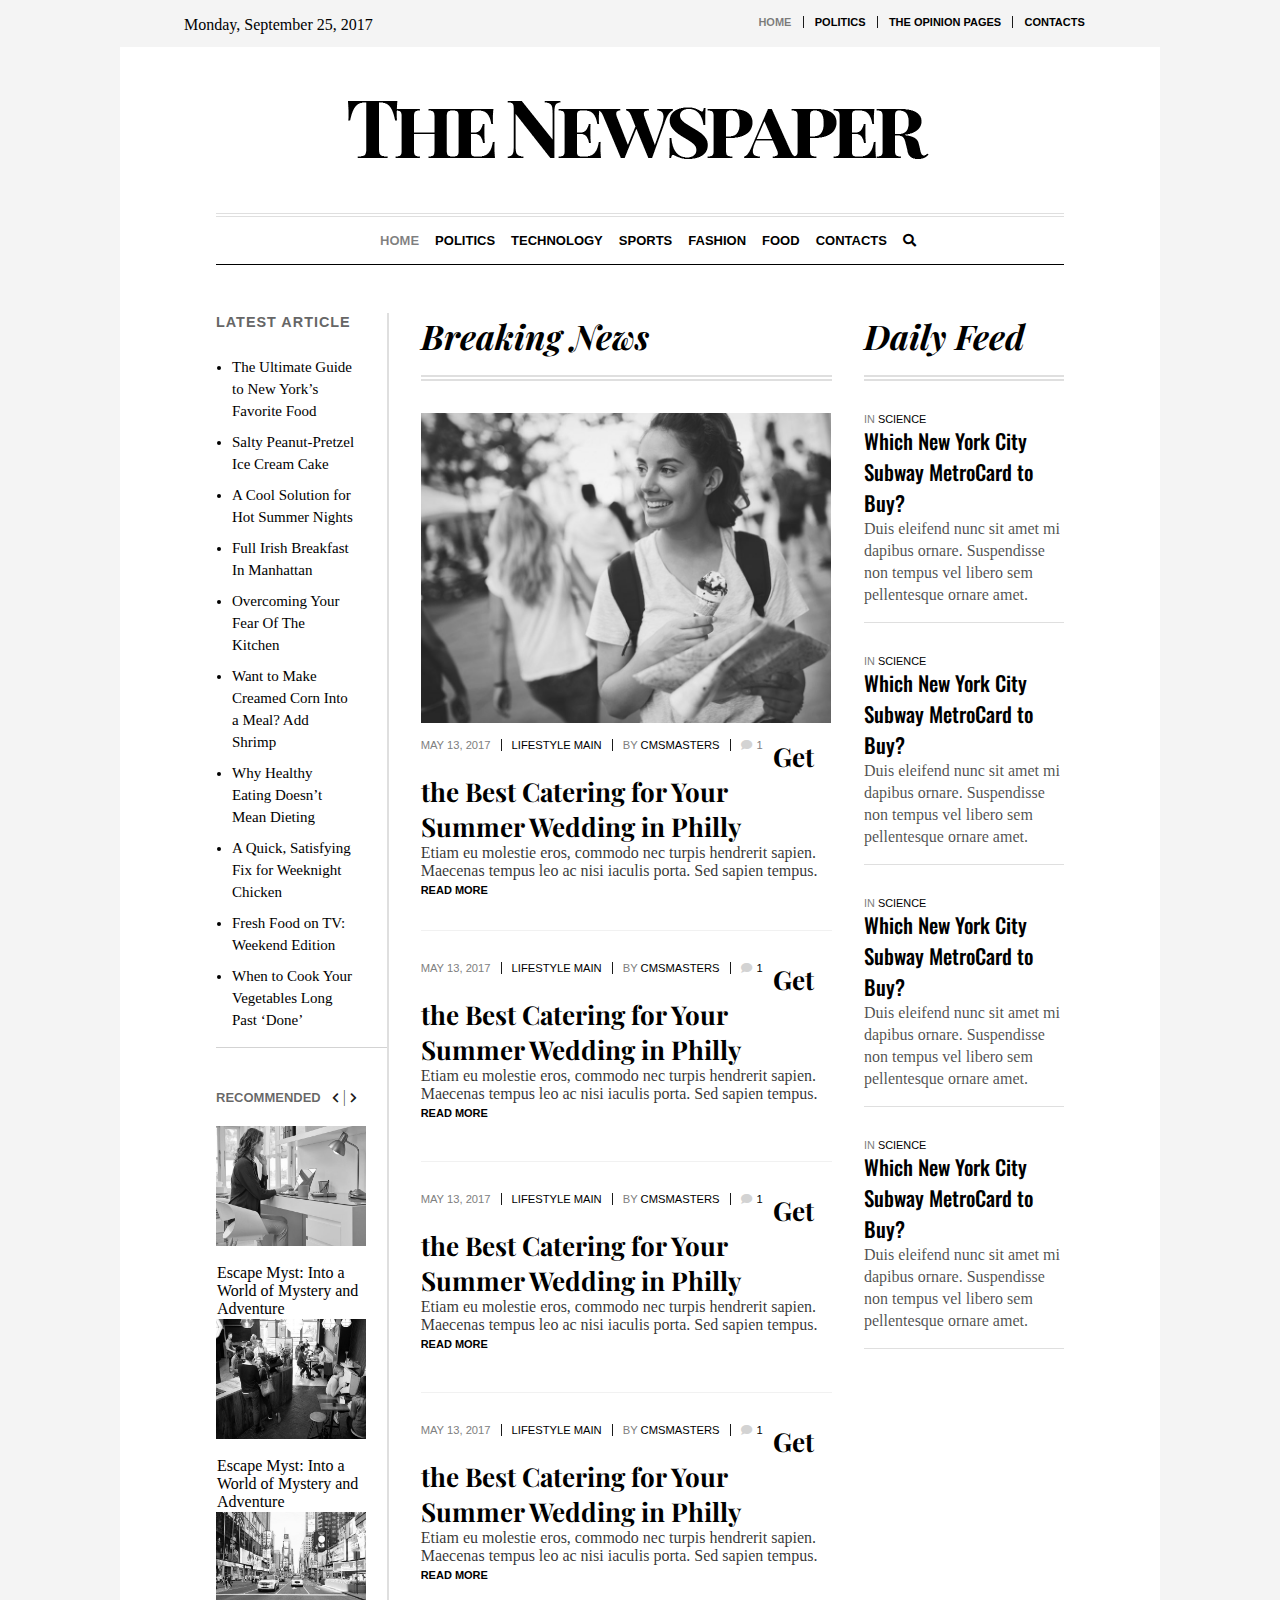
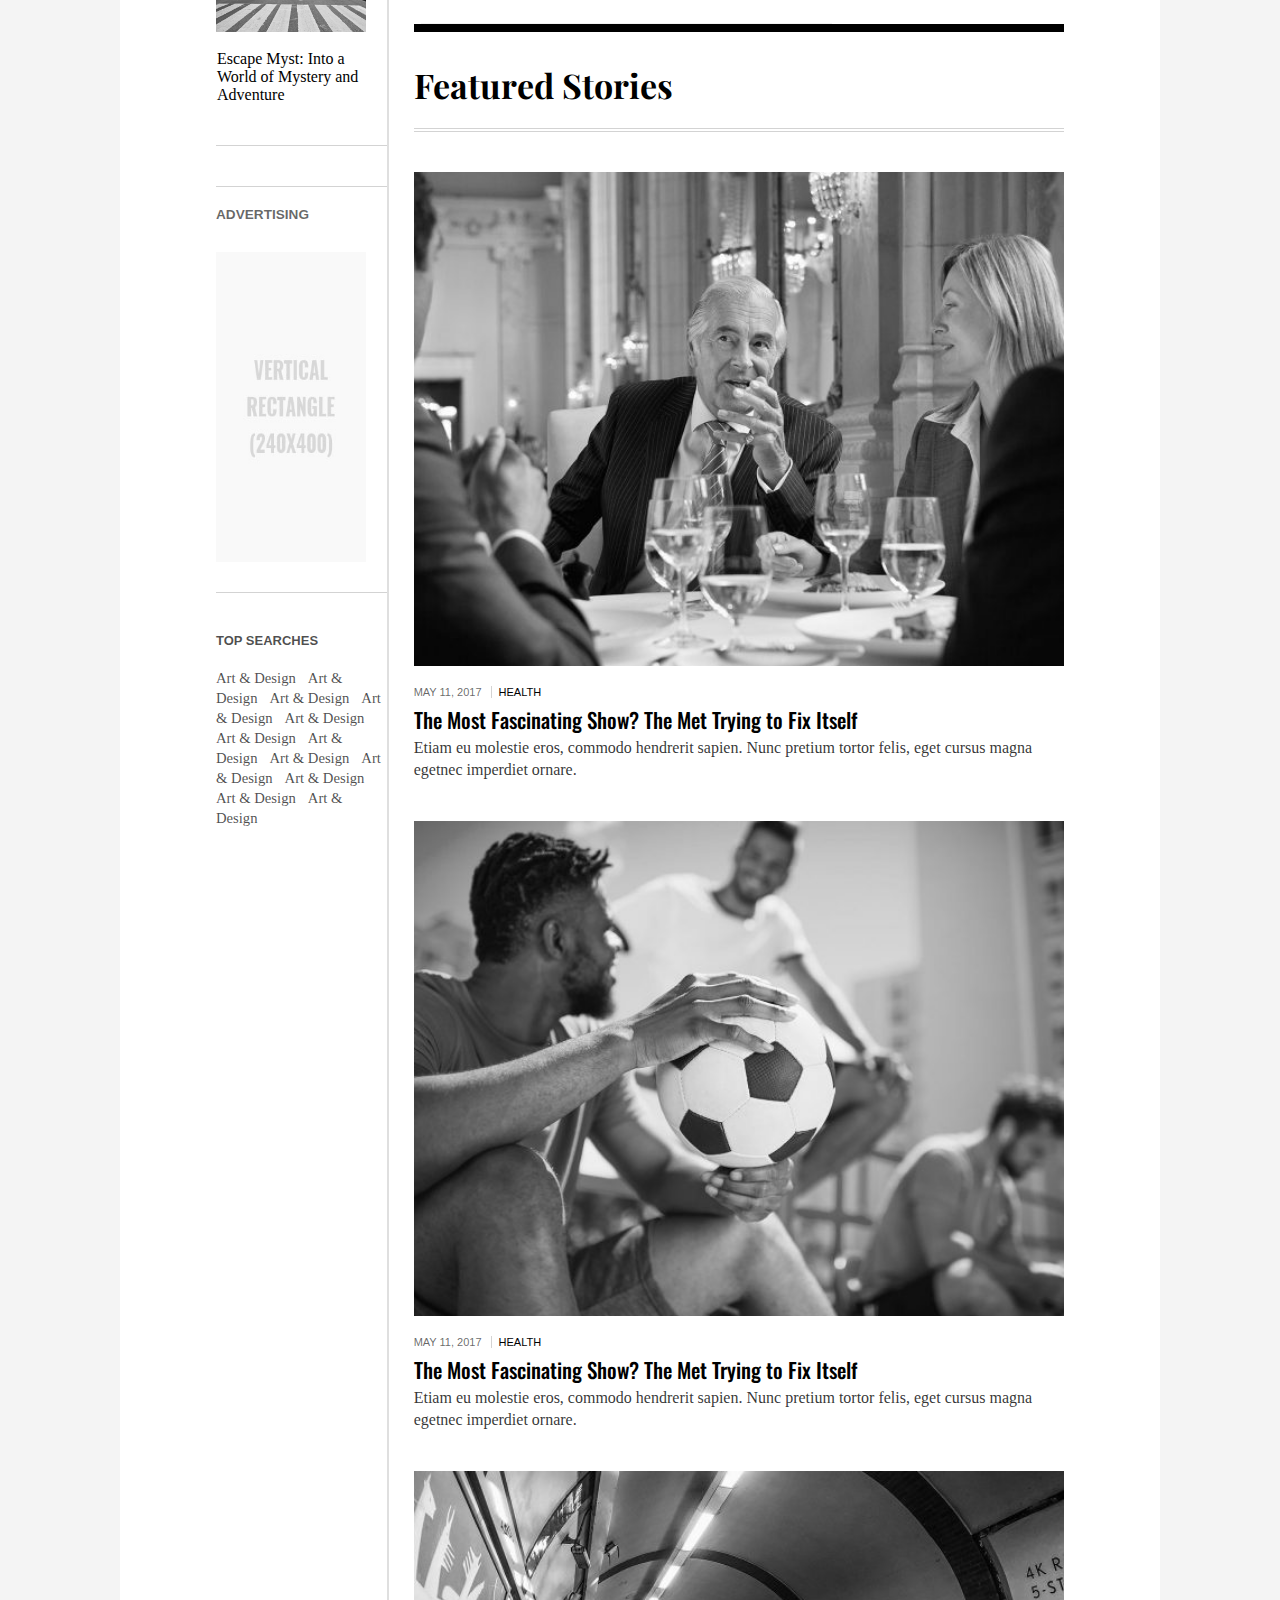
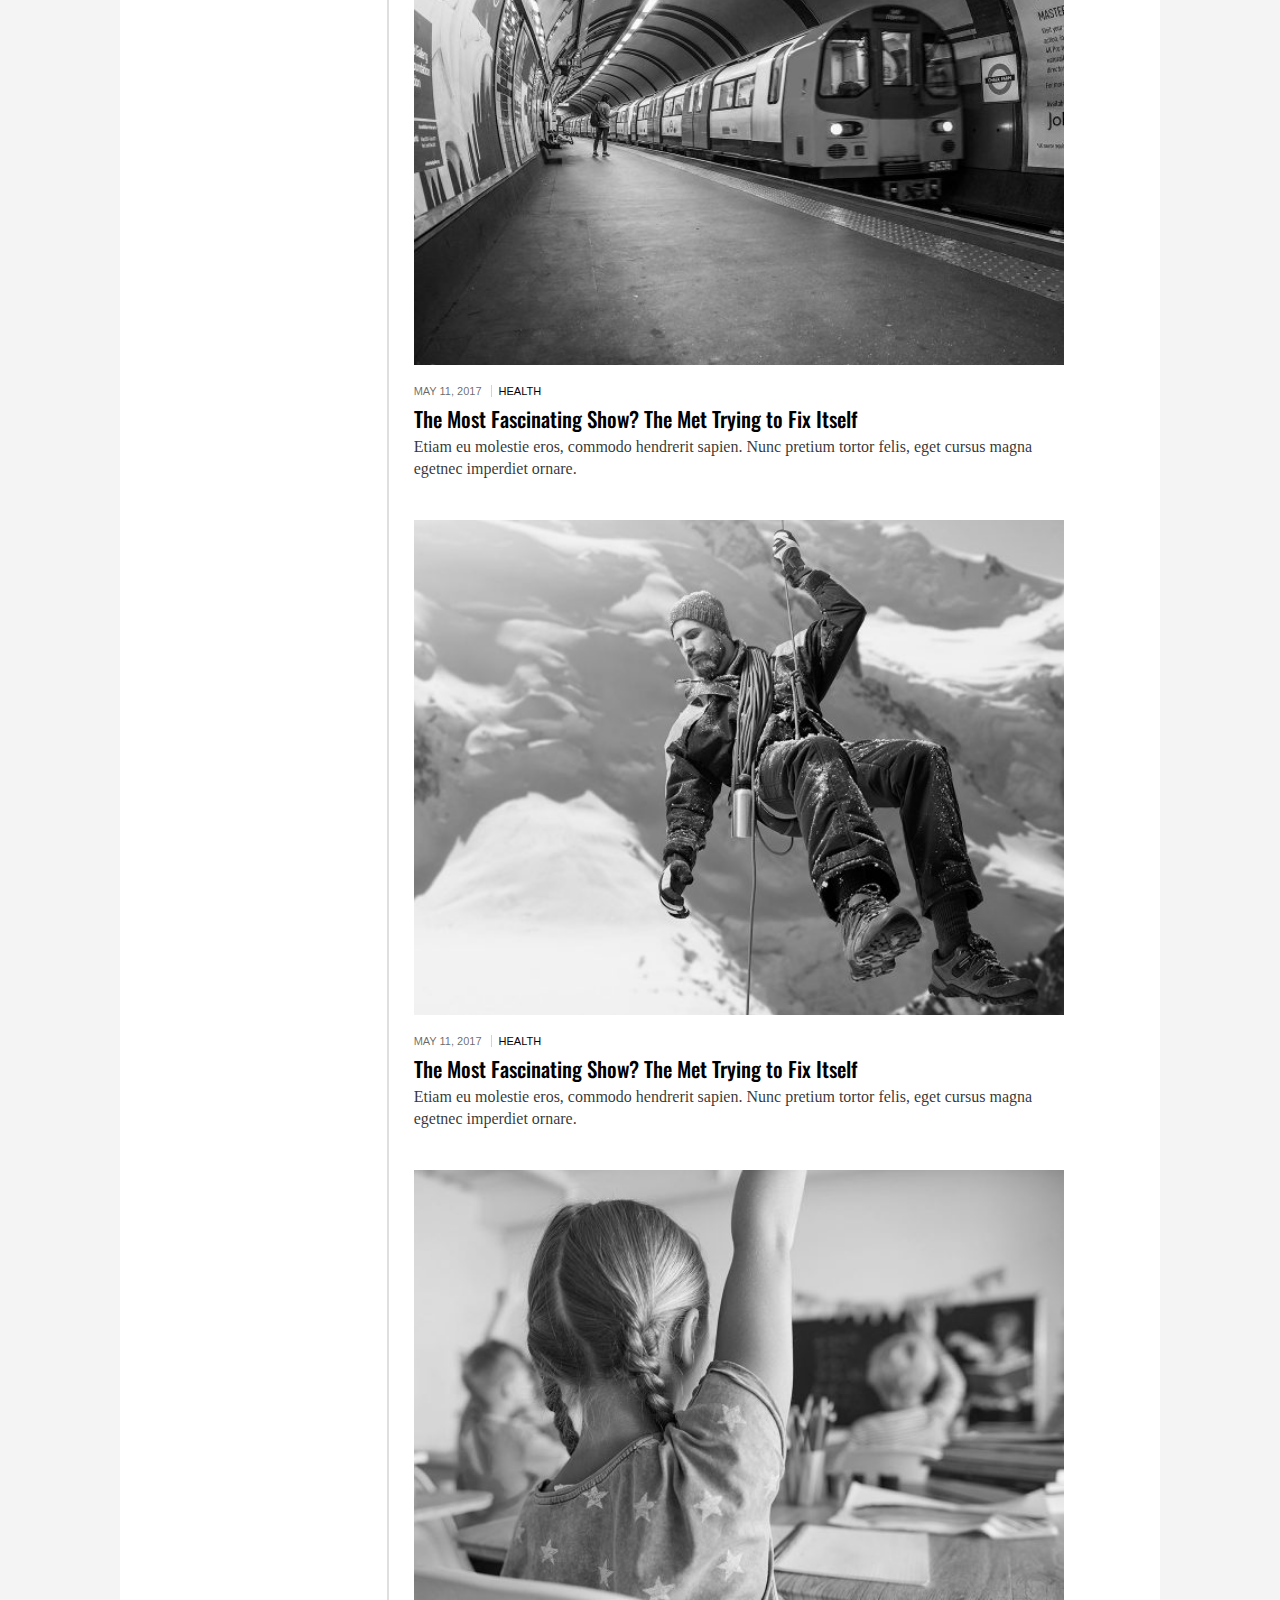
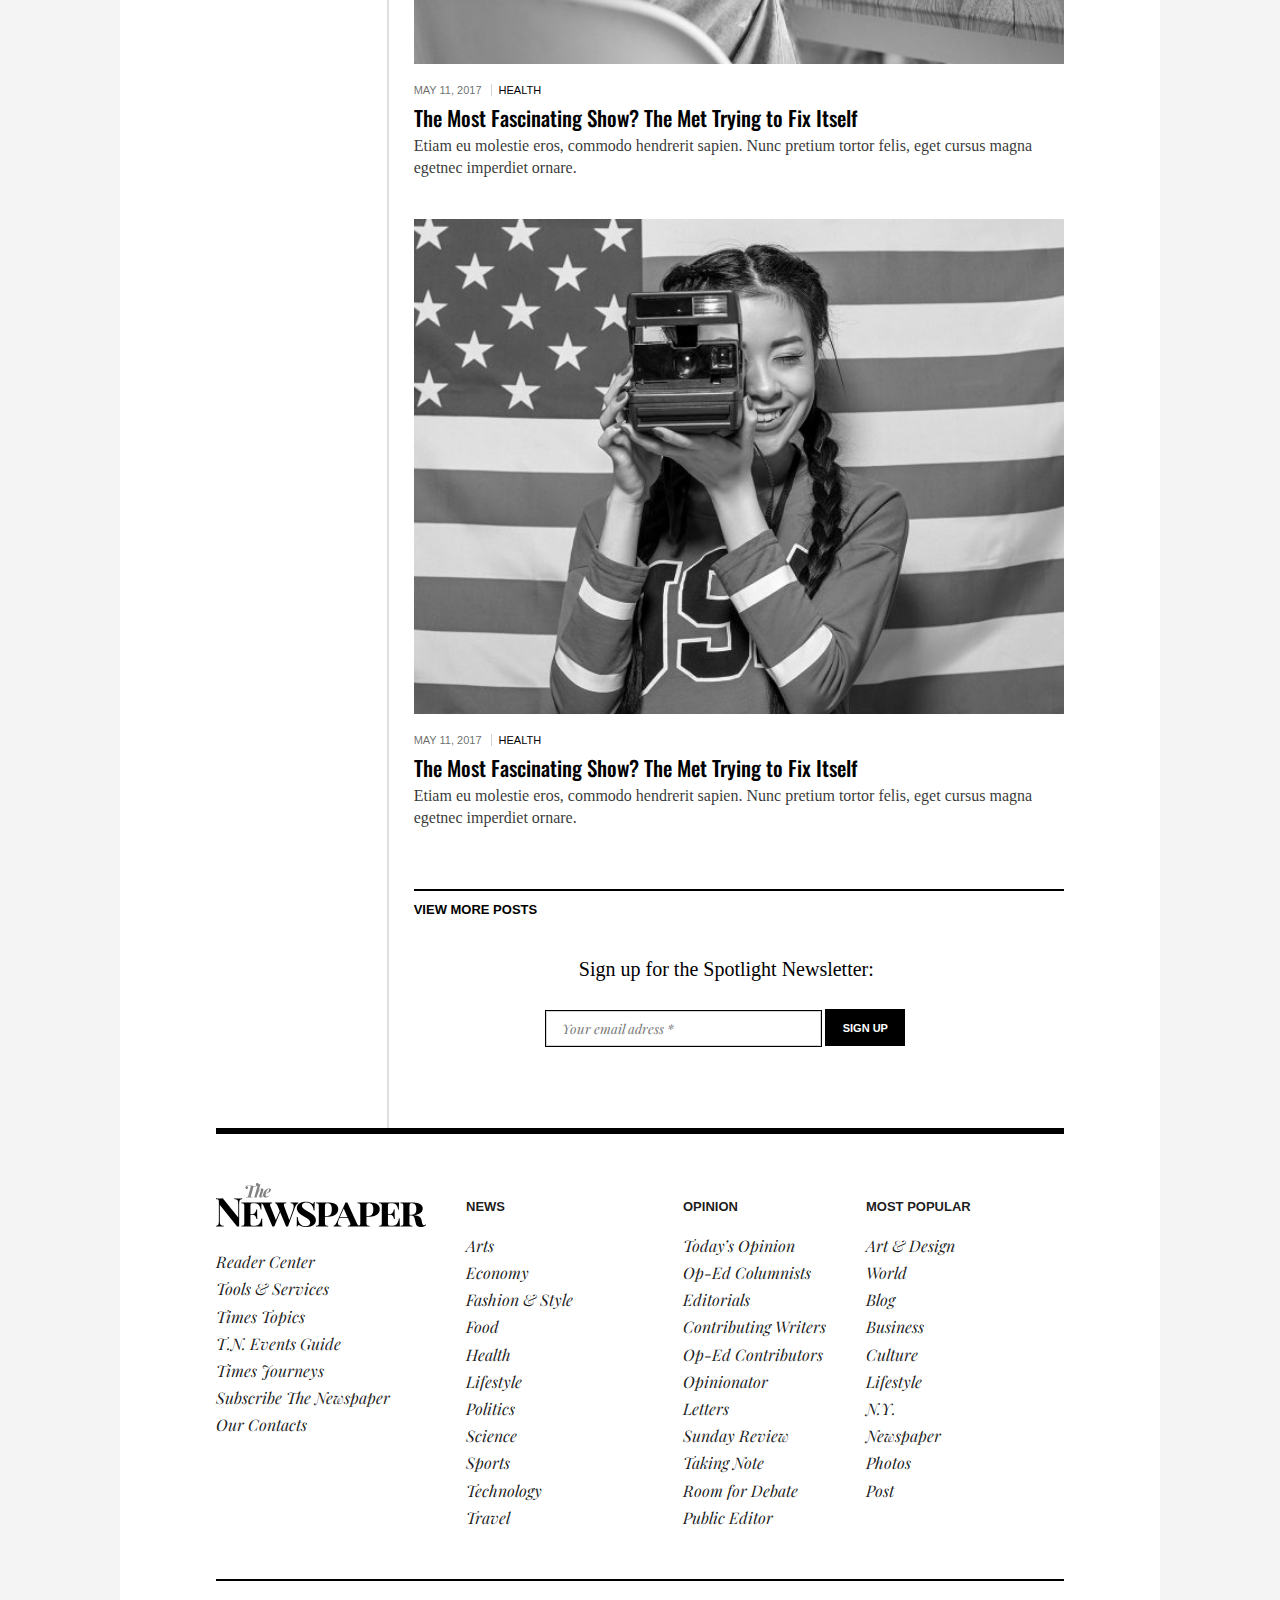
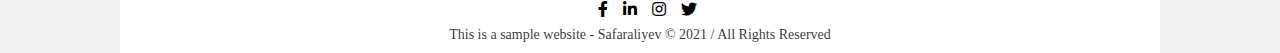
<file: index.html>
<!DOCTYPE html>
<html lang="en">

<head>
    <meta charset="UTF-8">
    <meta http-equiv="X-UA-Compatible" content="IE=edge">
    <meta name="viewport" content="width=device-width, initial-scale=1.0">
    <title>Newspaper</title>

    <!-- CSS -->
    <link rel="stylesheet" href="css/style.css">

    <!-- Font -->
    <link rel="preconnect" href="https://fonts.gstatic.com">
    <link href="https://fonts.googleapis.com/css2?family=Playfair+Display:ital,wght@0,400;0,500;0,600;0,700;0,800;0,900;1,400;1,500;1,600;1,700;1,800;1,900&display=swap" rel="stylesheet">


    <!-- Font Awesome -->
    <link rel="stylesheet" href="https://cdnjs.cloudflare.com/ajax/libs/font-awesome/5.15.3/css/all.min.css">

    <!-- Jquery -->
    <script src="https://code.jquery.com/jquery-3.6.0.js"
        integrity="sha256-H+K7U5CnXl1h5ywQfKtSj8PCmoN9aaq30gDh27Xc0jk=" crossorigin="anonymous"></script>
</head>

<body>

    <!-- Search Screen Start-->
    <div class="search-screen">
        <div class="exit">
            <i class="fas fa-times"></i>
        </div>
        <form action="">
            <input type="text" placeholder="Enter Keywords">
        </form>
    </div>
    <!-- Search Screnn End-->

    <!-- Main Div Start -->
    <div class="main">

        <!-- Top Navbar Start -->
        <nav>
            <div class="header-top">
                <div class="content">
                    <div class="date">Monday, September 25, 2017</div>
                    <div class="menu">
                        <ul>
                            <li class="active-menu">HOME</li>
                            <li>POLITICS</li>
                            <li>THE OPINION PAGES</li>
                            <li>CONTACTS</li>
                        </ul>
                    </div>
                </div>
            </div>
        </nav>
        <!-- Top Navbar End -->

        <!-- Header Start-->
        <header>
            <!-- Header Logo Start -->
            <div class="header-brand">
                <div class="content">
                    <img src="img/logo.png" alt="">
                </div>
            </div>
            <!-- Header Logo End -->

            <!-- Header Menu Start -->
            <div class="header-menu">
                <div class="content">
                    <ul>
                        <li> <a class="active-menu" href="index.html">HOME</a> </li>
                        <li> <a href="politics.html">POLITICS</a> </li>
                        <li> <a href="technology.html">TECHNOLOGY</a> </li>
                        <li> <a href="sport.html">SPORTS</a> </li>
                        <li> <a href="fashinion.html">FASHION</a> </li>
                        <li> <a href="food.html">FOOD</a> </li>
                        <li> <a href="contact.html">CONTACTS</a> </li>
                        <li> <i class="fas fa-search"></i></li>
                    </ul>
                </div>
            </div>
            <!-- Header Menu End -->
        </header>
        <!-- Header End-->

        <!-- Main Start -->
        <main>
            <!-- Content Start-->
            <div class="content">

                <!-- Content Left Start -->
                <div class="inner-left">

                    <!-- Latest Article Start-->
                    <div class="latest-article">
                        <div class="latest-article-header">LATEST ARTICLE</div>
                        <div class="latest-article-inner">
                            <ul>
                                <li>The Ultimate Guide to New York’s Favorite Food</li>
                                <li>Salty Peanut-Pretzel Ice Cream Cake</li>
                                <li>A Cool Solution for Hot Summer Nights</li>
                                <li>Full Irish Breakfast In Manhattan</li>
                                <li>Overcoming Your Fear Of The Kitchen</li>
                                <li>Want to Make Creamed Corn Into a Meal? Add Shrimp</li>
                                <li>Why Healthy Eating Doesn’t Mean Dieting</li>
                                <li>A Quick, Satisfying Fix for Weeknight Chicken</li>
                                <li>Fresh Food on TV: Weekend Edition</li>
                                <li>When to Cook Your Vegetables Long Past ‘Done’</li>
                            </ul>
                        </div>
                    </div>
                    <!-- Latest Article End-->

                    <!--Recomended Start-->
                    <div class="recommended">
                        <div class="recommended-controller">
                            <span>RECOMMENDED</span>
                            <div class="control">
                                <i class="fas fa-chevron-left" onclick="plusSlides(-1)"></i>
                                |
                                <i class="fas fa-chevron-right" onclick="plusSlides(1)"></i>
                            </div>
                        </div>
                        <div class="recommended-slider">
                            <div class="recommended-slider-content">
                                <div class="slider-item">
                                    <div class="slider-img">
                                        <img src="img/recomended.jpg" alt="">
                                    </div>
                                    <div class="slider-content">
                                        <a href="">Escape Myst: Into a World of Mystery and Adventure</a>
                                    </div>
                                </div>
                                <div class="slider-item">
                                    <div class="slider-img">
                                        <img src="img/recomended2.jpg" alt="">
                                    </div>
                                    <div class="slider-content">
                                        <a href="">Escape Myst: Into a World of Mystery and Adventure</a>
                                    </div>
                                </div>
                                <div class="slider-item">
                                    <div class="slider-img">
                                        <img src="img/recomended3.jpg" alt="">
                                    </div>
                                    <div class="slider-content">
                                        <a href="">Escape Myst: Into a World of Mystery and Adventure</a>
                                    </div>
                                </div>
                            </div>
                        </div>
                    </div>
                    <!--Recomended End-->

                    <!-- Advertisement Start -->
                    <div class="advertisement">
                        <div class="adv-content">
                            <div class="advertisement-header">ADVERTISING</div>
                            <div class="advertisement-inner">
                                <img src="img/1.jpg">
                            </div>
                        </div>
                    </div>
                    <!-- Advertisement End -->

                    <!--Top Search Start-->
                    <div class="top-search">
                        <div class="top-search_content">
                            <div class="top-search-header">TOP SEARCHES</div>
                            <div class="top-search-inner">
                                <a href="">Art & Design</a>
                                <a href="">Art & Design</a>
                                <a href="">Art & Design</a>
                                <a href="">Art & Design</a>
                                <a href="">Art & Design</a>
                                <a href="">Art & Design</a>
                                <a href="">Art & Design</a>
                                <a href="">Art & Design</a>
                                <a href="">Art & Design</a>
                                <a href="">Art & Design</a>
                                <a href="">Art & Design</a>
                                <a href="">Art & Design</a>
                            </div>
                        </div>
                    </div>
                    <!-- Top Search End -->

                </div>
                <!-- Content Left End -->

                <!-- Content Center Start -->
                <div class="inner-center">
                    <div class="content-news">
                        <div class="main-news">
                            <div class="breaking-news-header">
                                <h1>Breaking News</h1>
                            </div>
                            <div class="news-img">
                                <img src="img/blog-7-860x654.jpg" alt="">
                            </div>
                            <div class="news-info">
                                <ul>
                                    <li class="li-border">MAY 13, 2017</li>
                                    <li class="li-border pl-2">LIFESTYLE MAIN</li>
                                    <li class="li-border pl-2"><span>BY</span> CMSMASTERS</li>
                                    <li class="pl-2">
                                        <i class="fas fa-comment"></i>
                                        <span class="pl-1">1</span>
                                    </li>
                                </ul>
                            </div>
                            <div class="news-content">
                                <h1>Get the Best Catering for Your Summer Wedding in Philly</h1>
                                <p>Etiam eu molestie eros, commodo nec turpis hendrerit sapien. Maecenas tempus leo ac
                                    nisi iaculis porta. Sed sapien tempus.</p>
                                <a href="">READ MORE</a>
                            </div>
                        </div>
                        <div class="news">
                            <div class="one-news">
                                <div class="news-info">
                                    <ul>
                                        <li class="li-border">MAY 13, 2017</li>
                                        <li class="li-border pl-2">LIFESTYLE MAIN</li>
                                        <li class="li-border pl-2"><span>BY</span> CMSMASTERS</li>
                                        <li class="pl-2">
                                            <i class="fas fa-comment"></i>
                                            <span class="pl-1">1</span>
                                        </li>
                                    </ul>
                                </div>
                                <div class="news-content">
                                    <h1>Get the Best Catering for Your Summer Wedding in Philly</h1>
                                    <p>Etiam eu molestie eros, commodo nec turpis hendrerit sapien. Maecenas tempus leo ac
                                        nisi iaculis porta. Sed sapien tempus.</p>
                                    <a href="">READ MORE</a>
                                </div>
                            </div>
                            <div class="one-news">
                                <div class="news-info">
                                    <ul>
                                        <li class="li-border">MAY 13, 2017</li>
                                        <li class="li-border pl-2">LIFESTYLE MAIN</li>
                                        <li class="li-border pl-2"><span>BY</span> CMSMASTERS</li>
                                        <li class="pl-2">
                                            <i class="fas fa-comment"></i>
                                            <span class="pl-1">1</span>
                                        </li>
                                    </ul>
                                </div>
                                <div class="news-content">
                                    <h1>Get the Best Catering for Your Summer Wedding in Philly</h1>
                                    <p>Etiam eu molestie eros, commodo nec turpis hendrerit sapien. Maecenas tempus leo ac
                                        nisi iaculis porta. Sed sapien tempus.</p>
                                    <a href="">READ MORE</a>
                                </div>
                            </div>
                            <div class="one-news">
                                <div class="news-info">
                                    <ul>
                                        <li class="li-border">MAY 13, 2017</li>
                                        <li class="li-border pl-2">LIFESTYLE MAIN</li>
                                        <li class="li-border pl-2"><span>BY</span> CMSMASTERS</li>
                                        <li class="pl-2">
                                            <i class="fas fa-comment"></i>
                                            <span class="pl-1">1</span>
                                        </li>
                                    </ul>
                                </div>
                                <div class="news-content">
                                    <h1>Get the Best Catering for Your Summer Wedding in Philly</h1>
                                    <p>Etiam eu molestie eros, commodo nec turpis hendrerit sapien. Maecenas tempus leo ac
                                        nisi iaculis porta. Sed sapien tempus.</p>
                                    <a href="">READ MORE</a>
                                </div>
                            </div>
                        </div>
                    </div>
                </div>
                <!-- Content Center End -->

                <!-- Content Right Start -->
                <div class="inner-right">
                    <div class="content-news">
                        <div class="daily-feed-header">
                            <h1>Daily Feed</h1>
                        </div>
                        <div class="daily-feed-inner">
                            <div class="daily-feed-inner-carousel">
                                <div class="card card-1">
                                    <div class="news">
                                        <div class="catagory"><span>IN</span> <span>SCIENCE</span></div>
                                        <h4>Which New York City Subway MetroCard to Buy?</h4>
                                        <p>Duis eleifend nunc sit amet mi dapibus ornare. Suspendisse non tempus vel
                                            libero sem pellentesque ornare amet.</p>
                                    </div>
                                    <div class="news">
                                        <div class="catagory"><span>IN</span> <span>SCIENCE</span></div>
                                        <h4>Which New York City Subway MetroCard to Buy?</h4>
                                        <p>Duis eleifend nunc sit amet mi dapibus ornare. Suspendisse non tempus vel
                                            libero sem pellentesque ornare amet.</p>
                                    </div>
                                    <div class="news">
                                        <div class="catagory"><span>IN</span> <span>SCIENCE</span></div>
                                        <h4>Which New York City Subway MetroCard to Buy?</h4>
                                        <p>Duis eleifend nunc sit amet mi dapibus ornare. Suspendisse non tempus vel
                                            libero sem pellentesque ornare amet.</p>
                                    </div>
                                    <div class="news">
                                        <div class="catagory"><span>IN</span> <span>SCIENCE</span></div>
                                        <h4>Which New York City Subway MetroCard to Buy?</h4>
                                        <p>Duis eleifend nunc sit amet mi dapibus ornare. Suspendisse non tempus vel
                                            libero sem pellentesque ornare amet.</p>
                                    </div>
                                </div>
                                <div class="card card-2">
                                    <div class="news">
                                        <div class="catagory"><span>IN</span> <span>Salam</span></div>
                                        <h4>Which New York City Subway MetroCard to Buy?</h4>
                                        <p>Duis eleifend nunc sit amet mi dapibus ornare. Suspendisse non tempus vel
                                            libero sem pellentesque ornare amet.</p>
                                    </div>
                                    <div class="news">
                                        <div class="catagory"><span>IN</span> <span>SCIENCE</span></div>
                                        <h4>Which New York City Subway MetroCard to Buy?</h4>
                                        <p>Duis eleifend nunc sit amet mi dapibus ornare. Suspendisse non tempus vel
                                            libero sem pellentesque ornare amet.</p>
                                    </div>
                                    <div class="news">
                                        <div class="catagory"><span>IN</span> <span>SCIENCE</span></div>
                                        <h4>Which New York City Subway MetroCard to Buy?</h4>
                                        <p>Duis eleifend nunc sit amet mi dapibus ornare. Suspendisse non tempus vel
                                            libero sem pellentesque ornare amet.</p>
                                    </div>
                                    <div class="news">
                                        <div class="catagory"><span>IN</span> <span>SCIENCE</span></div>
                                        <h4>Which New York City Subway MetroCard to Buy?</h4>
                                        <p>Duis eleifend nunc sit amet mi dapibus ornare. Suspendisse non tempus vel
                                            libero sem pellentesque ornare amet.</p>
                                    </div>
                                </div>
                            </div>
                        </div>
                    </div>
                </div>
                <!-- Content Right End -->

                <!-- Featured Stories Start-->
                <div class="f-stories">
                    <div class="f-stories-header">Featured Stories</div>
                    <div class="f-stories-inner">
                        <div class="news">
                            <div class="news-img">
                                <img src="img/news1.jpg" alt="">
                            </div>
                            <div class="news-info">
                                <span>MAY 11, 2017</span>
                                <span>HEALTH</span>
                            </div>
                            <h1><a href="">The Most Fascinating Show? The Met Trying to Fix Itself</a></h1>
                            <p>Etiam eu molestie eros, commodo hendrerit sapien. Nunc pretium tortor felis, eget cursus magna egetnec imperdiet ornare.</p>
                        </div>
                        <div class="news">
                            <div class="news-img">
                                <img src="img/news2.jpg" alt="">
                            </div>
                            <div class="news-info">
                                <span>MAY 11, 2017</span>
                                <span>HEALTH</span>
                            </div>
                            <h1><a href="">The Most Fascinating Show? The Met Trying to Fix Itself</a></h1>
                            <p>Etiam eu molestie eros, commodo hendrerit sapien. Nunc pretium tortor felis, eget cursus magna egetnec imperdiet ornare.</p>
                        </div>
                        <div class="news">
                            <div class="news-img">
                                <img src="img/news3.jpg" alt="">
                            </div>
                            <div class="news-info">
                                <span>MAY 11, 2017</span>
                                <span>HEALTH</span>
                            </div>
                            <h1><a href="">The Most Fascinating Show? The Met Trying to Fix Itself</a></h1>
                            <p>Etiam eu molestie eros, commodo hendrerit sapien. Nunc pretium tortor felis, eget cursus magna egetnec imperdiet ornare.</p>
                        </div>
                        <div class="news">
                            <div class="news-img">
                                <img src="img/news4.jpg" alt="">
                            </div>
                            <div class="news-info">
                                <span>MAY 11, 2017</span>
                                <span>HEALTH</span>
                            </div>
                            <h1><a href="">The Most Fascinating Show? The Met Trying to Fix Itself</a></h1>
                            <p>Etiam eu molestie eros, commodo hendrerit sapien. Nunc pretium tortor felis, eget cursus magna egetnec imperdiet ornare.</p>
                        </div>
                        <div class="news">
                            <div class="news-img">
                                <img src="img/news5.jpg" alt="">
                            </div>
                            <div class="news-info">
                                <span>MAY 11, 2017</span>
                                <span>HEALTH</span>
                            </div>
                            <h1><a href="">The Most Fascinating Show? The Met Trying to Fix Itself</a></h1>
                            <p>Etiam eu molestie eros, commodo hendrerit sapien. Nunc pretium tortor felis, eget cursus magna egetnec imperdiet ornare.</p>
                        </div>
                        <div class="news">
                            <div class="news-img">
                                <img src="img/news6.jpg" alt="">
                            </div>
                            <div class="news-info">
                                <span>MAY 11, 2017</span>
                                <span>HEALTH</span>
                            </div>
                            <h1><a href="">The Most Fascinating Show? The Met Trying to Fix Itself</a></h1>
                            <p>Etiam eu molestie eros, commodo hendrerit sapien. Nunc pretium tortor felis, eget cursus magna egetnec imperdiet ornare.</p>
                        </div>
                    </div>
                    <div class="more-post">
                        <p><a href="">VIEW MORE POSTS</a></p>
                    </div>
                </div>
                <!-- Featured Stories End-->

                <!-- Sign Up Start -->
                <div class="sign-up">
                    <h1>Sign up for the Spotlight Newsletter:</h1>
                    <div class="sign-up-content">
                        <form action="">
                            <input type="text" placeholder="Your email adress *">
                            <button>SIGN UP</button>
                        </form>
                    </div>
                </div>
                <!-- Sign Up End -->

            </div>
            <!-- Content End -->

        </main>
        <!-- Main End -->

        <!-- Footer Start -->
        <footer>
          <div class="content">
            <div class="footer-content">
                <img src="img/logo-bottom-sidebar.png" alt="">
                <ul>
                    <li>Reader Center</li>
                    <li>Tools & Services</li>
                    <li>Times Topics</li>
                    <li>T.N. Events Guide</li>
                    <li>Times Journeys</li>
                    <li>Subscribe The Newspaper</li>
                    <li>Our Contacts</li>
                </ul>
            </div>
            <div class="footer-content">
                <h4>NEWS</h4>
                <ul>
                    <li>Arts</li>
                    <li>Economy</li>
                    <li>Fashion & Style</li>
                    <li>Food</li>
                    <li>Health</li>
                    <li>Lifestyle</li>
                    <li>Politics</li>
                    <li>Science</li>
                    <li>Sports</li>
                    <li>Technology</li>
                    <li>Travel</li>
                </ul>
            </div>
            <div class="footer-content">
                <h4>OPINION</h4>
                <ul>
                    <li>Today’s Opinion</li>
                    <li>Op-Ed Columnists</li>
                    <li>Editorials</li>
                    <li>Contributing Writers</li>
                    <li>Op-Ed Contributors</li>
                    <li>Opinionator</li>
                    <li>Letters</li>
                    <li>Sunday Review</li>
                    <li>Taking Note</li>
                    <li>Room for Debate</li>
                    <li>Public Editor</li>
                </ul>
            </div>
            <div class="footer-content">
                <h4>MOST POPULAR</h4>
                <ul>
                    <li>Art & Design</li>
                    <li>World</li>
                    <li>Blog</li>
                    <li>Business</li>
                    <li>Culture</li>
                    <li>Lifestyle</li>
                    <li>N.Y.</li>
                    <li>Newspaper</li>
                    <li>Photos</li>
                    <li>Post</li>
                </ul>
            </div>
          </div>
          <div class="footer-ending">
              <div class="social">
                  <i class="fab fa-facebook-f"></i>
                  <i class="fab fa-linkedin-in"></i>
                  <i class="fab fa-instagram"></i>
                  <i class="fab fa-twitter"></i>
              </div>
              <div class="copyright">
                  <h3>This is a sample website - Safaraliyev © 2021 / All Rights Reserved</h3>
              </div>
          </div>
        </footer>
        <!-- Footer End -->
    </div>
    <!-- Main Div End -->

    <button onclick="topFunction()" class="top-btn" id="topbtn">
        <i class="fas fa-chevron-up"></i>
    </button>


</body>

</html>

<!-- JavaScript -->
<script src="js/owlcarousel.js"></script>
<script src="js/left-bar-slider.js"></script>
<script src="js/topbtn.js"></script>
<script src="js/search.js"></script>
</file>
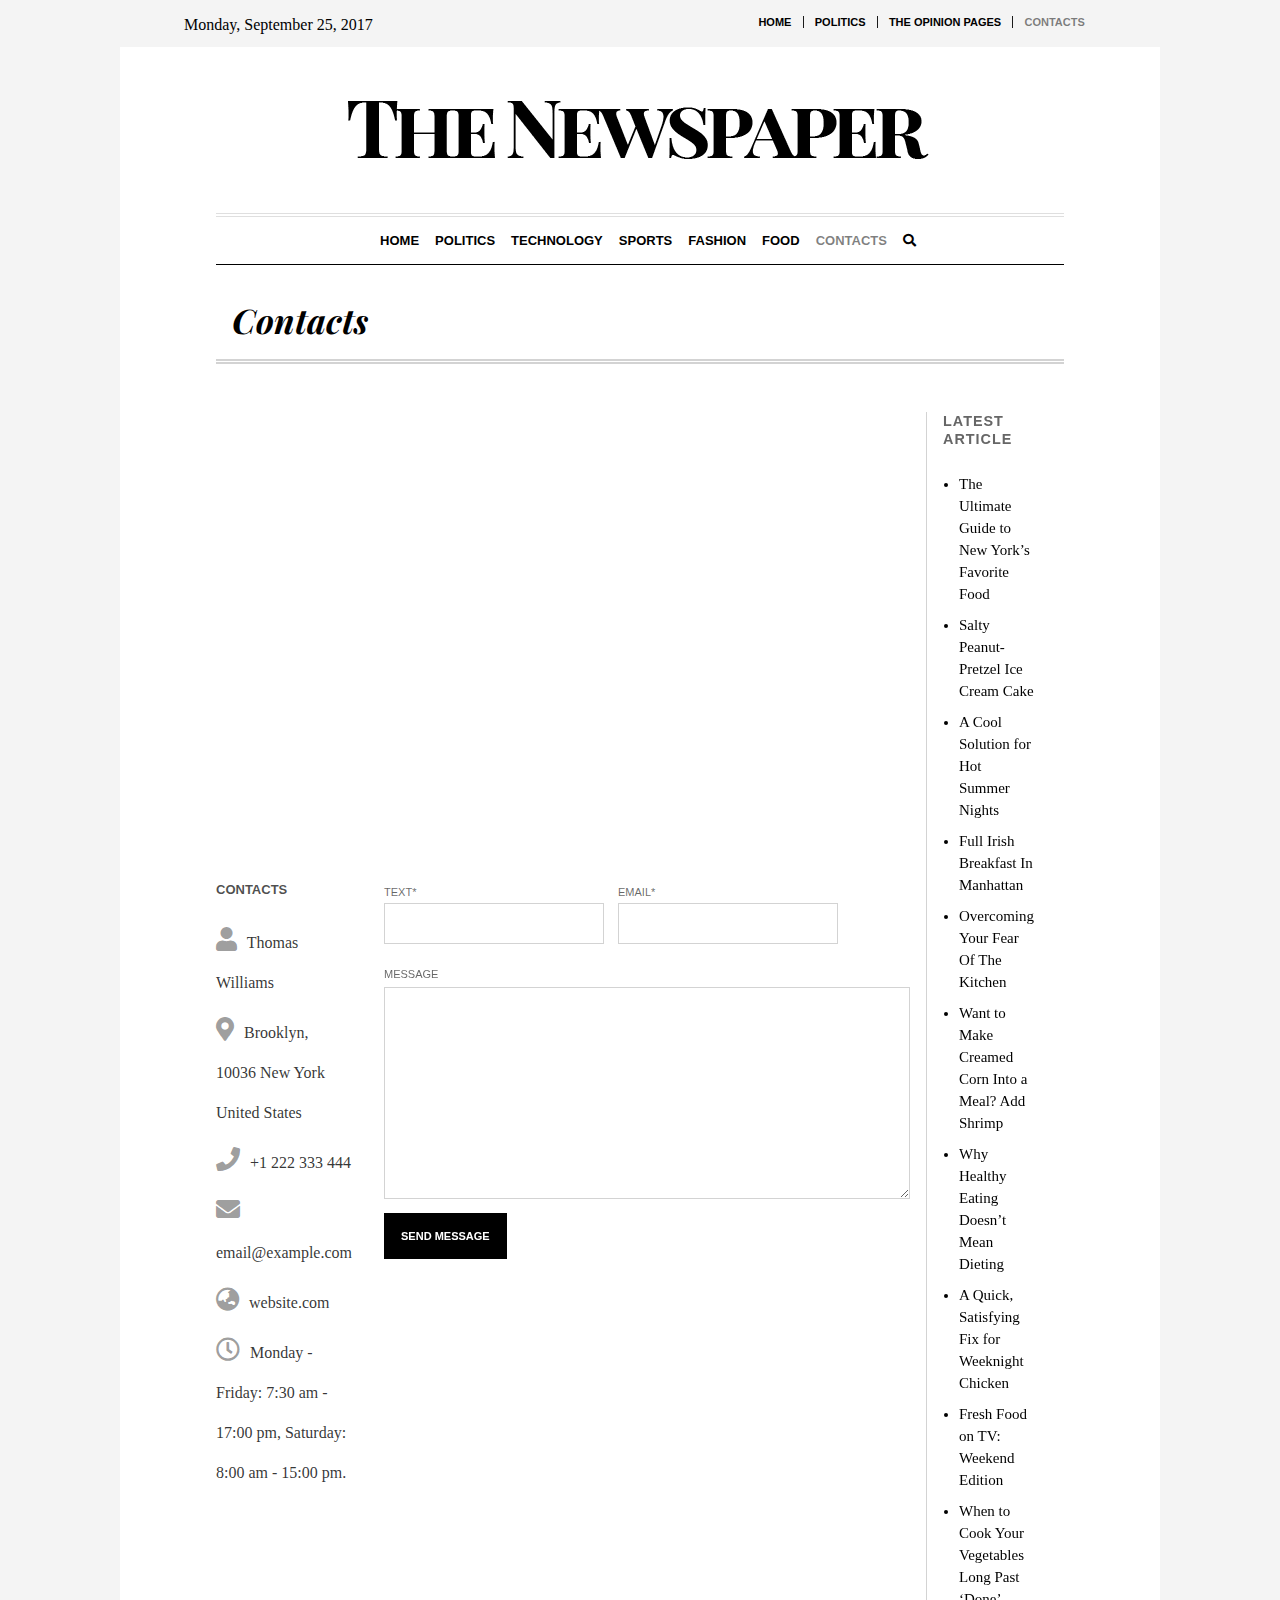
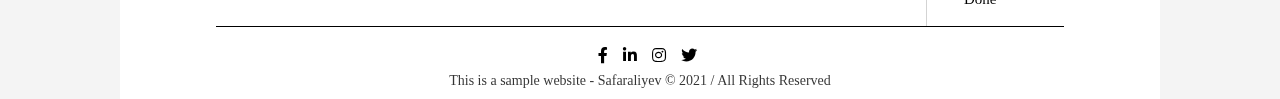
<file: contact.html>
<!DOCTYPE html>
<html lang="en">

<head>
    <meta charset="UTF-8">
    <meta http-equiv="X-UA-Compatible" content="IE=edge">
    <meta name="viewport" content="width=device-width, initial-scale=1.0">
    <title>Newspaper</title>

    <!-- CSS -->
    <link rel="stylesheet" href="css/style.css">
    <link rel="stylesheet" href="css/technology.css">
    <link rel="stylesheet" href="css/contact.css">

    <!-- Font -->
    <link rel="preconnect" href="https://fonts.gstatic.com">
    <link
        href="https://fonts.googleapis.com/css2?family=Playfair+Display:ital,wght@0,400;0,500;0,600;0,700;0,800;0,900;1,400;1,500;1,600;1,700;1,800;1,900&display=swap"
        rel="stylesheet">


    <!-- Font Awesome -->
    <link rel="stylesheet" href="https://cdnjs.cloudflare.com/ajax/libs/font-awesome/5.15.3/css/all.min.css">

    <!-- Jquery -->
    <script src="https://code.jquery.com/jquery-3.6.0.js"
        integrity="sha256-H+K7U5CnXl1h5ywQfKtSj8PCmoN9aaq30gDh27Xc0jk=" crossorigin="anonymous"></script>
</head>

<body>

    <!-- Search Screen Start-->
    <div class="search-screen">
        <div class="exit">
            <i class="fas fa-times"></i>
        </div>
        <form action="">
            <input type="text" placeholder="Enter Keywords">
        </form>
    </div>
    <!-- Search Screnn End-->

    <!-- Main Div Start -->
    <div class="main">

        <!-- Top Navbar Start -->
        <nav>
            <div class="header-top">
                <div class="content">
                    <div class="date">Monday, September 25, 2017</div>
                    <div class="menu">
                        <ul>
                            <li>HOME</li>
                            <li>POLITICS</li>
                            <li>THE OPINION PAGES</li>
                            <li class="active-menu">CONTACTS</li>
                        </ul>
                    </div>
                </div>
            </div>
        </nav>
        <!-- Top Navbar End -->

        <!-- Header Start-->
        <header>
            <!-- Header Logo Start -->
            <div class="header-brand">
                <div class="content">
                    <img src="img/logo.png" alt="">
                </div>
            </div>
            <!-- Header Logo End -->

            <!-- Header Menu Start -->
            <div class="header-menu">
                <div class="content">
                    <ul>
                        <li> <a href="index.html">HOME</a> </li>
                        <li> <a href="politics.html">POLITICS</a> </li>
                        <li> <a href="technology.html">TECHNOLOGY</a> </li>
                        <li> <a href="sport.html">SPORTS</a> </li>
                        <li> <a href="fashinion.html">FASHION</a> </li>
                        <li> <a href="food.html">FOOD</a> </li>
                        <li> <a class="active-menu" href="contact.html">CONTACTS</a> </li>
                        <li> <i class="fas fa-search"></i></li>
                    </ul>
                </div>
            </div>
            <!-- Header Menu End -->
        </header>
        <!-- Header End-->

        <!-- Main Start -->
        <main>

            <!--  Sport Header Start -->
            <div class="technology-header">
                <h1>Contacts</h1>
            </div>
            <!--  Sport Header End -->

            <!-- Contact Start -->

            <div class="contact-inner">
                <div class="contact">
                    <div class="map">
                        <iframe
                            src="https://www.google.com/maps/embed?pb=!1m18!1m12!1m3!1d194472.67477142884!2d49.7148729641512!3d40.39476947124608!2m3!1f0!2f0!3f0!3m2!1i1024!2i768!4f13.1!3m3!1m2!1s0x40307d6bd6211cf9%3A0x343f6b5e7ae56c6b!2sBaku%2C%20Azerbaijan!5e0!3m2!1sen!2s!4v1620626435277!5m2!1sen!2s"
                            width="100%" height="450" style="border:0;" allowfullscreen="" loading="lazy"></iframe>
                    </div>
                    <div class="contact-info">
                        <div class="info">
                            <h5>CONTACTS</h5>
                            <ul>
                                <li>
                                    <i class="fas fa-user"></i>
                                    Thomas Williams</li>
                                <li>
                                    <i class="fas fa-map-marker-alt"></i>
                                    Brooklyn, 10036 New York United States</li>
                                <li>
                                    <i class="fas fa-phone"></i>
                                    +1 222 333 444</li>
                                <li>
                                    <i class="fas fa-envelope"></i>
                                    email@example.com</li>
                                <li>
                                    <i class="fas fa-globe-asia"></i>
                                    website.com</li>
                                <li>
                                    <i class="far fa-clock"></i>
                                    Monday - Friday: 7:30 am - 17:00 pm, Saturday: 8:00 am - 15:00 pm.</li>
                            </ul>
                        </div>
                        <form action="">
                            <div class="form">
                                <label for="">TEXT*</label>
                                <input type="text" name="" id="" required>
                            </div>
                            <div class="form">
                                <label for="">EMAIL*</label>
                                <input type="email" name="" id="" required>
                            </div>
                            <div class="form">
                                <label for="msg">MESSAGE</label>
                                <textarea name="" id="msg" cols="60" rows="10" required></textarea>
                            </div>
                            <div class="form">
                                <button type="submit">SEND MESSAGE</button>
                            </div>
                        </form>
                    </div>
                </div>

                <!-- Latest Article Start-->
                <div class="ls-art">
                    <div class="latest-article">
                        <div class="latest-article-header">LATEST ARTICLE</div>
                        <div class="latest-article-inner">
                            <ul>
                                <li>The Ultimate Guide to New York’s Favorite Food</li>
                                <li>Salty Peanut-Pretzel Ice Cream Cake</li>
                                <li>A Cool Solution for Hot Summer Nights</li>
                                <li>Full Irish Breakfast In Manhattan</li>
                                <li>Overcoming Your Fear Of The Kitchen</li>
                                <li>Want to Make Creamed Corn Into a Meal? Add Shrimp</li>
                                <li>Why Healthy Eating Doesn’t Mean Dieting</li>
                                <li>A Quick, Satisfying Fix for Weeknight Chicken</li>
                                <li>Fresh Food on TV: Weekend Edition</li>
                                <li>When to Cook Your Vegetables Long Past ‘Done’</li>
                            </ul>
                        </div>
                    </div>
                </div>
                <!-- Latest Article End-->

            </div>


            <!-- Contact End -->

        </main>
        <!-- Main End -->

        <!-- Footer Start -->
        <footer>
            <div class="footer-ending">
                <div class="social">
                    <i class="fab fa-facebook-f"></i>
                    <i class="fab fa-linkedin-in"></i>
                    <i class="fab fa-instagram"></i>
                    <i class="fab fa-twitter"></i>
                </div>
                <div class="copyright">
                    <h3>This is a sample website - Safaraliyev © 2021 / All Rights Reserved</h3>
                </div>
            </div>
        </footer>
        <!-- Footer End -->
    </div>
    <!-- Main Div End -->

    <button onclick="topFunction()" class="top-btn" id="topbtn">
        <i class="fas fa-chevron-up"></i>
    </button>


</body>

</html>

<!-- JavaScript -->
<script src="js/owlcarousel.js"></script>
<script src="js/left-bar-slider.js"></script>
<script src="js/topbtn.js"></script>
<script src="js/search.js"></script>
</file>
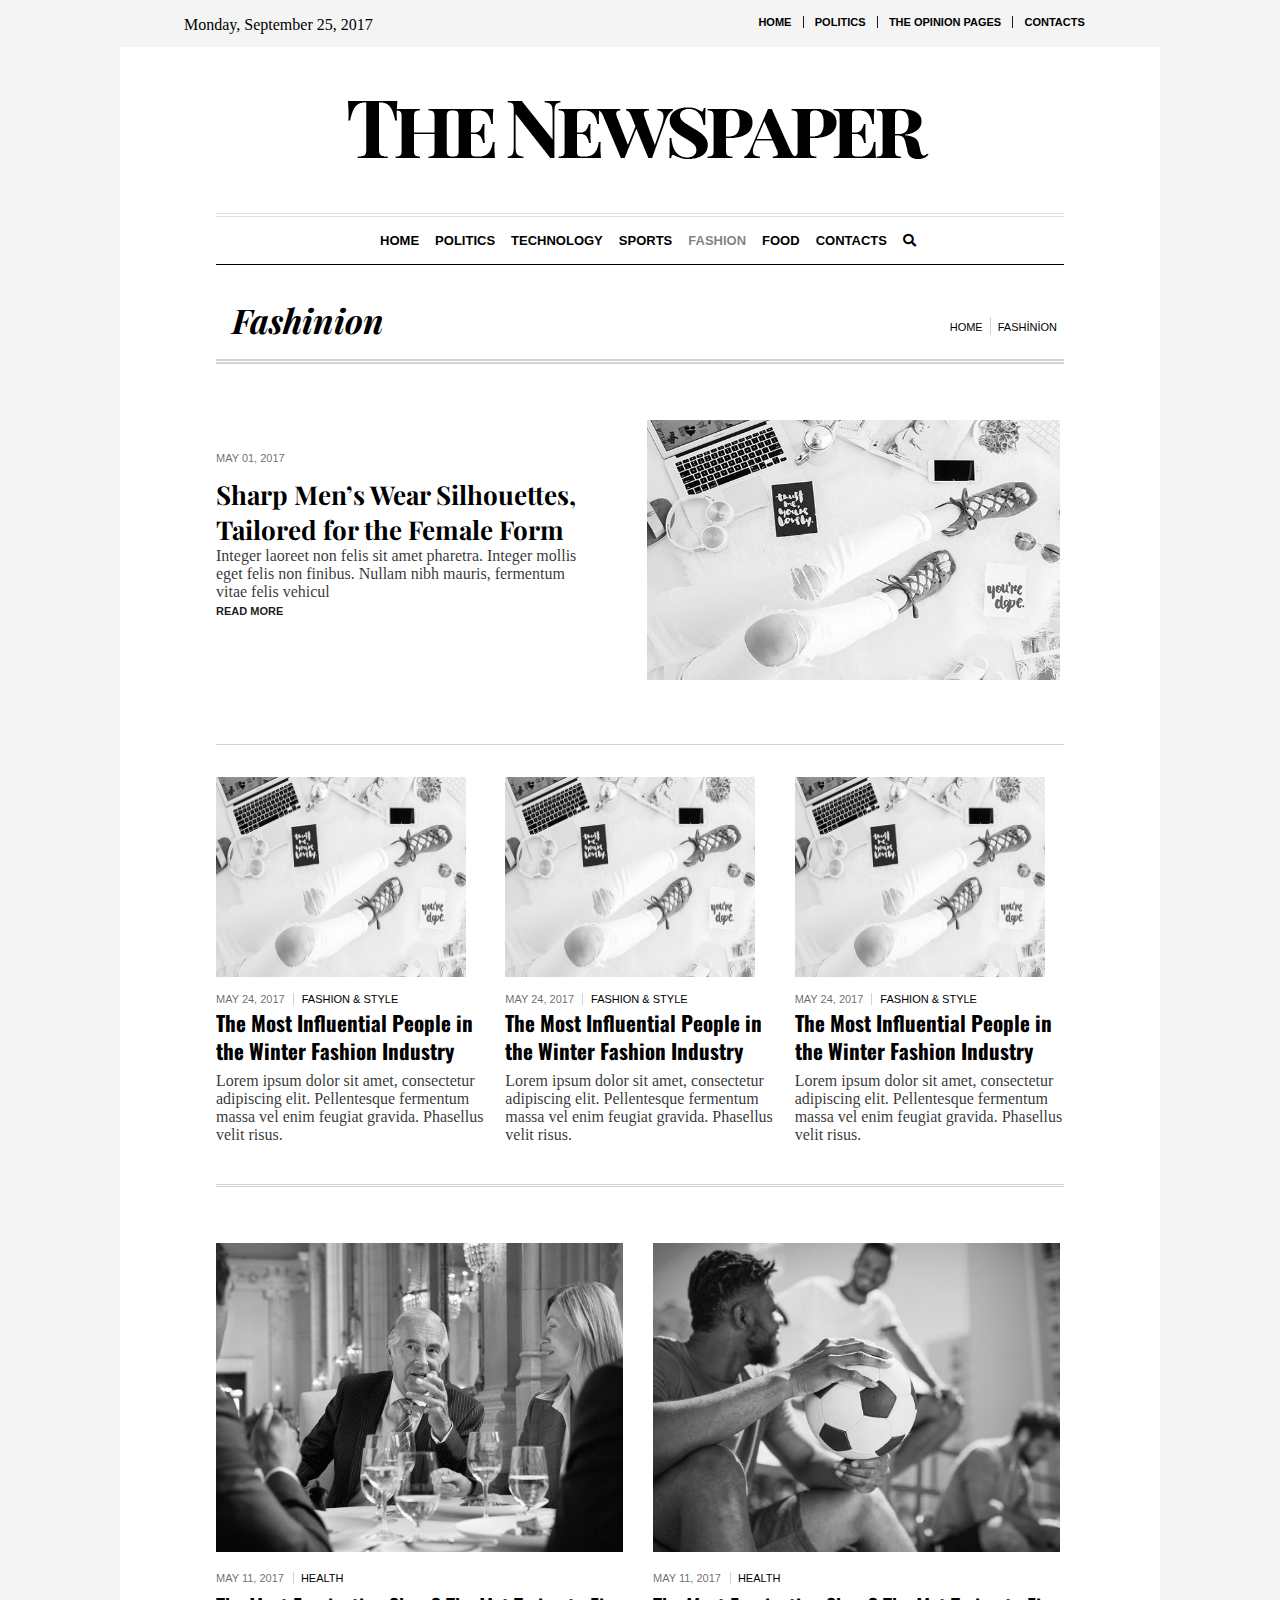
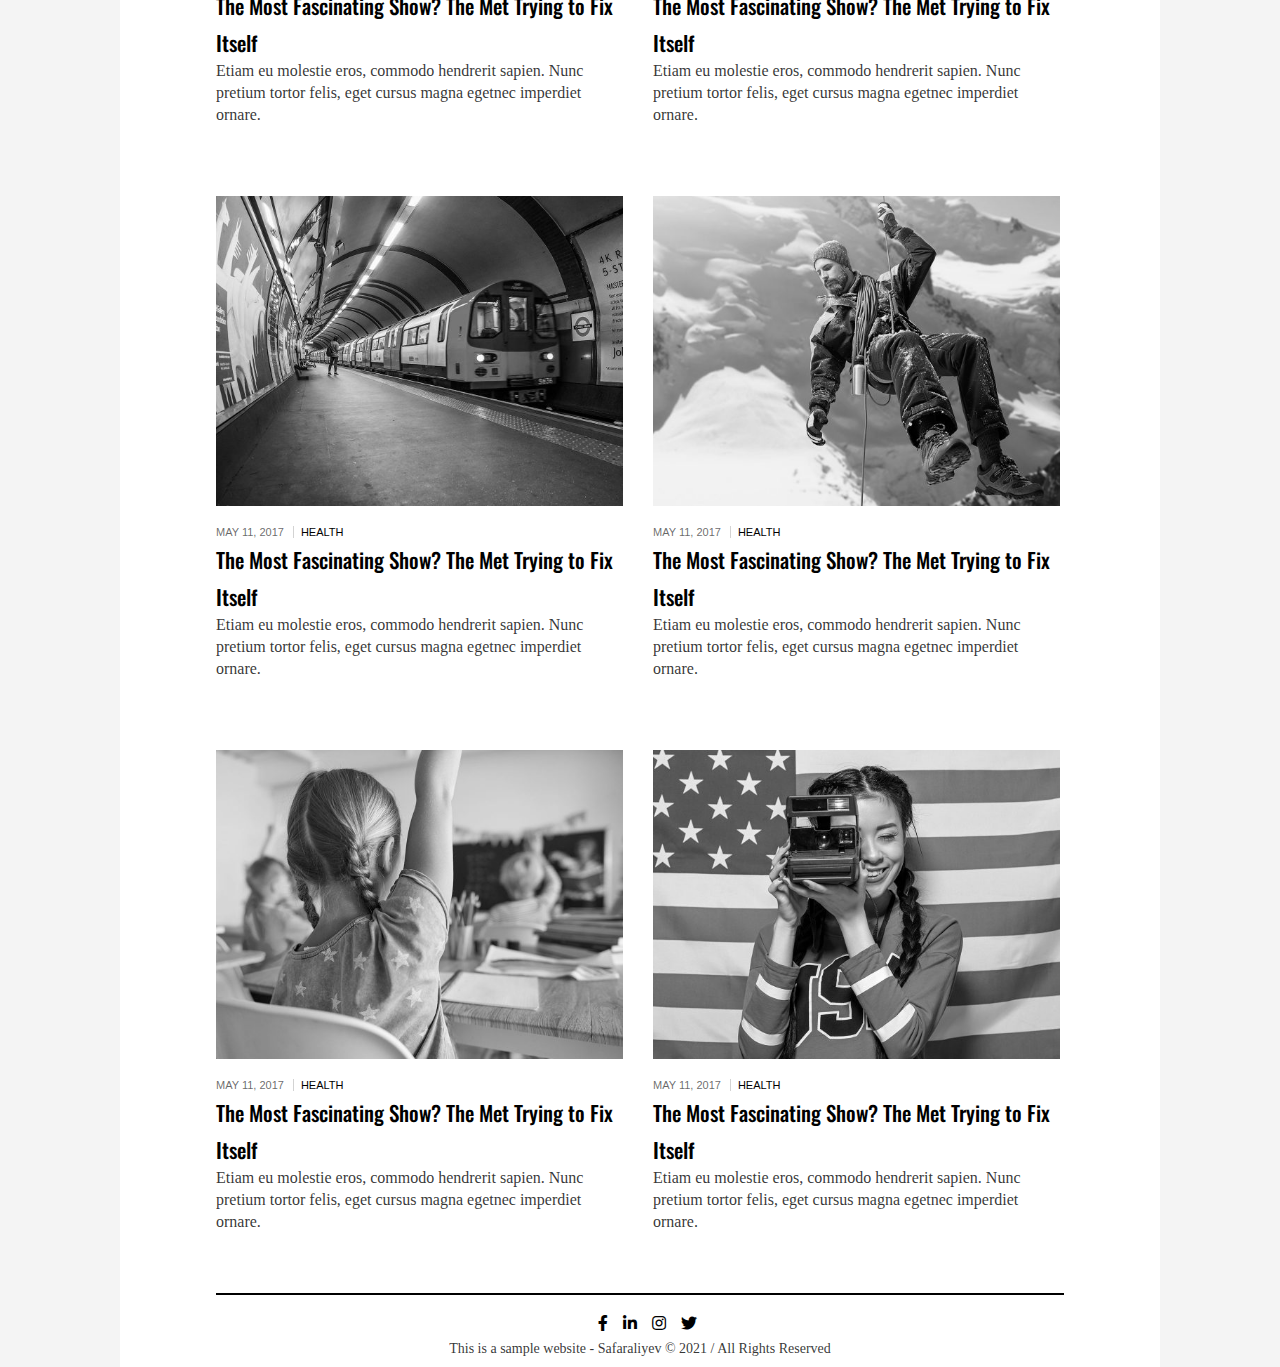
<file: fashinion.html>
<!DOCTYPE html>
<html lang="en">

<head>
    <meta charset="UTF-8">
    <meta http-equiv="X-UA-Compatible" content="IE=edge">
    <meta name="viewport" content="width=device-width, initial-scale=1.0">
    <title>Newspaper</title>

    <!-- CSS -->
    <link rel="stylesheet" href="css/style.css">
    <link rel="stylesheet" href="css/technology.css">
    <link rel="stylesheet" href="css/fashinion.css">

    <!-- Font -->
    <link rel="preconnect" href="https://fonts.gstatic.com">
    <link
        href="https://fonts.googleapis.com/css2?family=Playfair+Display:ital,wght@0,400;0,500;0,600;0,700;0,800;0,900;1,400;1,500;1,600;1,700;1,800;1,900&display=swap"
        rel="stylesheet">


    <!-- Font Awesome -->
    <link rel="stylesheet" href="https://cdnjs.cloudflare.com/ajax/libs/font-awesome/5.15.3/css/all.min.css">

    <!-- Jquery -->
    <script src="https://code.jquery.com/jquery-3.6.0.js"
        integrity="sha256-H+K7U5CnXl1h5ywQfKtSj8PCmoN9aaq30gDh27Xc0jk=" crossorigin="anonymous"></script>
</head>

<body>

    <!-- Search Screen Start-->
    <div class="search-screen">
        <div class="exit">
            <i class="fas fa-times"></i>
        </div>
        <form action="">
            <input type="text" placeholder="Enter Keywords">
        </form>
    </div>
    <!-- Search Screnn End-->

    <!-- Main Div Start -->
    <div class="main">

        <!-- Top Navbar Start -->
        <nav>
            <div class="header-top">
                <div class="content">
                    <div class="date">Monday, September 25, 2017</div>
                    <div class="menu">
                        <ul>
                            <li>HOME</li>
                            <li>POLITICS</li>
                            <li>THE OPINION PAGES</li>
                            <li>CONTACTS</li>
                        </ul>
                    </div>
                </div>
            </div>
        </nav>
        <!-- Top Navbar End -->

        <!-- Header Start-->
        <header>
            <!-- Header Logo Start -->
            <div class="header-brand">
                <div class="content">
                    <img src="img/logo.png" alt="">
                </div>
            </div>
            <!-- Header Logo End -->

            <!-- Header Menu Start -->
            <div class="header-menu">
                <div class="content">
                    <ul>
                        <li> <a href="index.html">HOME</a> </li>
                        <li> <a href="politics.html">POLITICS</a> </li>
                        <li> <a href="technology.html">TECHNOLOGY</a> </li>
                        <li> <a href="sport.html">SPORTS</a> </li>
                        <li> <a class="active-menu" href="fashinion.html">FASHION</a> </li>
                        <li> <a href="food.html">FOOD</a> </li>
                        <li> <a href="">CONTACTS</a> </li>
                        <li> <i class="fas fa-search"></i></li>
                    </ul>
                </div>
            </div>
            <!-- Header Menu End -->
        </header>
        <!-- Header End-->

        <!-- Main Start -->
        <main>


            <!-- Header Start -->
            <div class="technology-header">
                <h1>Fashinion</h1>
                <ul>
                    <li> <a href="">HOME</a> </li>
                    <li> <a href="">FASHİNİON</a> </li>
                </ul>
            </div>
            <!-- Header End-->

            <!-- Content Start -->
            <div class="content-main">

                <div class="main-news">
                    <div class="info">
                        <div class="info-inner">
                            <div class="date">MAY 01, 2017</div>
                            <a href="" class="header">Sharp Men’s Wear Silhouettes, Tailored for the Female Form</a>
                            <p>Integer laoreet non felis sit amet pharetra. Integer mollis eget felis non finibus.
                                Nullam nibh mauris, fermentum vitae felis vehicul</p>
                            <a class="more">READ MORE</a>
                        </div>
                    </div>
                    <div class="img">
                        <img src="img/fashinion.jpg" alt="">
                    </div>
                </div>

                <div class="news-container">
                    <div class="anews">
                        <div class="img">
                            <img src="img/fashinion.jpg" alt="">
                        </div>
                        <ul class="status">
                            <li>MAY 24, 2017</li>
                            <li><a href="">FASHION & STYLE</a></li>
                        </ul>
                        <h1><a href="">The Most Influential People in the Winter Fashion Industry</a></h1>
                        <p>Lorem ipsum dolor sit amet, consectetur adipiscing elit. Pellentesque fermentum massa vel
                            enim feugiat gravida. Phasellus velit risus.</p>
                    </div>
                    <div class="anews">
                        <div class="img">
                            <img src="img/fashinion.jpg" alt="">
                        </div>
                        <ul class="status">
                            <li>MAY 24, 2017</li>
                            <li><a href="">FASHION & STYLE</a></li>
                        </ul>
                        <h1><a href="">The Most Influential People in the Winter Fashion Industry</a></h1>
                        <p>Lorem ipsum dolor sit amet, consectetur adipiscing elit. Pellentesque fermentum massa vel
                            enim feugiat gravida. Phasellus velit risus.</p>
                    </div>
                    <div class="anews">
                        <div class="img">
                            <img src="img/fashinion.jpg" alt="">
                        </div>
                        <ul class="status">
                            <li>MAY 24, 2017</li>
                            <li><a href="">FASHION & STYLE</a></li>
                        </ul>
                        <h1><a href="">The Most Influential People in the Winter Fashion Industry</a></h1>
                        <p>Lorem ipsum dolor sit amet, consectetur adipiscing elit. Pellentesque fermentum massa vel
                            enim feugiat gravida. Phasellus velit risus.</p>
                    </div>
                </div>
                

            </div>
            <!-- Content End -->

            <!-- F-stories Start -->
            <div class="f-stories-content">

                <!-- Featured Stories Start-->
                <div class="f-stories">
                    <div class="f-stories-inner">
                        <div class="news">
                            <div class="news-img">
                                <img src="img/news1.jpg" alt="">
                            </div>
                            <div class="news-info">
                                <span>MAY 11, 2017</span>
                                <span>HEALTH</span>
                            </div>
                            <h1><a href="">The Most Fascinating Show? The Met Trying to Fix Itself</a></h1>
                            <p>Etiam eu molestie eros, commodo hendrerit sapien. Nunc pretium tortor felis, eget cursus
                                magna egetnec imperdiet ornare.</p>
                        </div>
                        <div class="news">
                            <div class="news-img">
                                <img src="img/news2.jpg" alt="">
                            </div>
                            <div class="news-info">
                                <span>MAY 11, 2017</span>
                                <span>HEALTH</span>
                            </div>
                            <h1><a href="">The Most Fascinating Show? The Met Trying to Fix Itself</a></h1>
                            <p>Etiam eu molestie eros, commodo hendrerit sapien. Nunc pretium tortor felis, eget cursus
                                magna egetnec imperdiet ornare.</p>
                        </div>
                        <div class="news">
                            <div class="news-img">
                                <img src="img/news3.jpg" alt="">
                            </div>
                            <div class="news-info">
                                <span>MAY 11, 2017</span>
                                <span>HEALTH</span>
                            </div>
                            <h1><a href="">The Most Fascinating Show? The Met Trying to Fix Itself</a></h1>
                            <p>Etiam eu molestie eros, commodo hendrerit sapien. Nunc pretium tortor felis, eget cursus
                                magna egetnec imperdiet ornare.</p>
                        </div>
                        <div class="news">
                            <div class="news-img">
                                <img src="img/news4.jpg" alt="">
                            </div>
                            <div class="news-info">
                                <span>MAY 11, 2017</span>
                                <span>HEALTH</span>
                            </div>
                            <h1><a href="">The Most Fascinating Show? The Met Trying to Fix Itself</a></h1>
                            <p>Etiam eu molestie eros, commodo hendrerit sapien. Nunc pretium tortor felis, eget cursus
                                magna egetnec imperdiet ornare.</p>
                        </div>
                        <div class="news">
                            <div class="news-img">
                                <img src="img/news5.jpg" alt="">
                            </div>
                            <div class="news-info">
                                <span>MAY 11, 2017</span>
                                <span>HEALTH</span>
                            </div>
                            <h1><a href="">The Most Fascinating Show? The Met Trying to Fix Itself</a></h1>
                            <p>Etiam eu molestie eros, commodo hendrerit sapien. Nunc pretium tortor felis, eget cursus
                                magna egetnec imperdiet ornare.</p>
                        </div>
                        <div class="news">
                            <div class="news-img">
                                <img src="img/news6.jpg" alt="">
                            </div>
                            <div class="news-info">
                                <span>MAY 11, 2017</span>
                                <span>HEALTH</span>
                            </div>
                            <h1><a href="">The Most Fascinating Show? The Met Trying to Fix Itself</a></h1>
                            <p>Etiam eu molestie eros, commodo hendrerit sapien. Nunc pretium tortor felis, eget cursus
                                magna egetnec imperdiet ornare.</p>
                        </div>
                    </div>
                    <div class="more-post">
                    </div>
                </div>
                <!-- Featured Stories End-->

            </div>
            <!-- F-stories End -->
            
        </main>
        <!-- Main End -->

        <!-- Footer Start -->
        <footer>
            <div class="footer-ending">
                <div class="social">
                    <i class="fab fa-facebook-f"></i>
                    <i class="fab fa-linkedin-in"></i>
                    <i class="fab fa-instagram"></i>
                    <i class="fab fa-twitter"></i>
                </div>
                <div class="copyright">
                    <h3>This is a sample website - Safaraliyev © 2021 / All Rights Reserved</h3>
                </div>
            </div>
        </footer>
        <!-- Footer End -->
    </div>
    <!-- Main Div End -->

    <button onclick="topFunction()" class="top-btn" id="topbtn">
        <i class="fas fa-chevron-up"></i>
    </button>


</body>

</html>

<!-- JavaScript -->
<script src="js/owlcarousel.js"></script>
<script src="js/left-bar-slider.js"></script>
<script src="js/topbtn.js"></script>
<script src="js/search.js"></script>
</file>
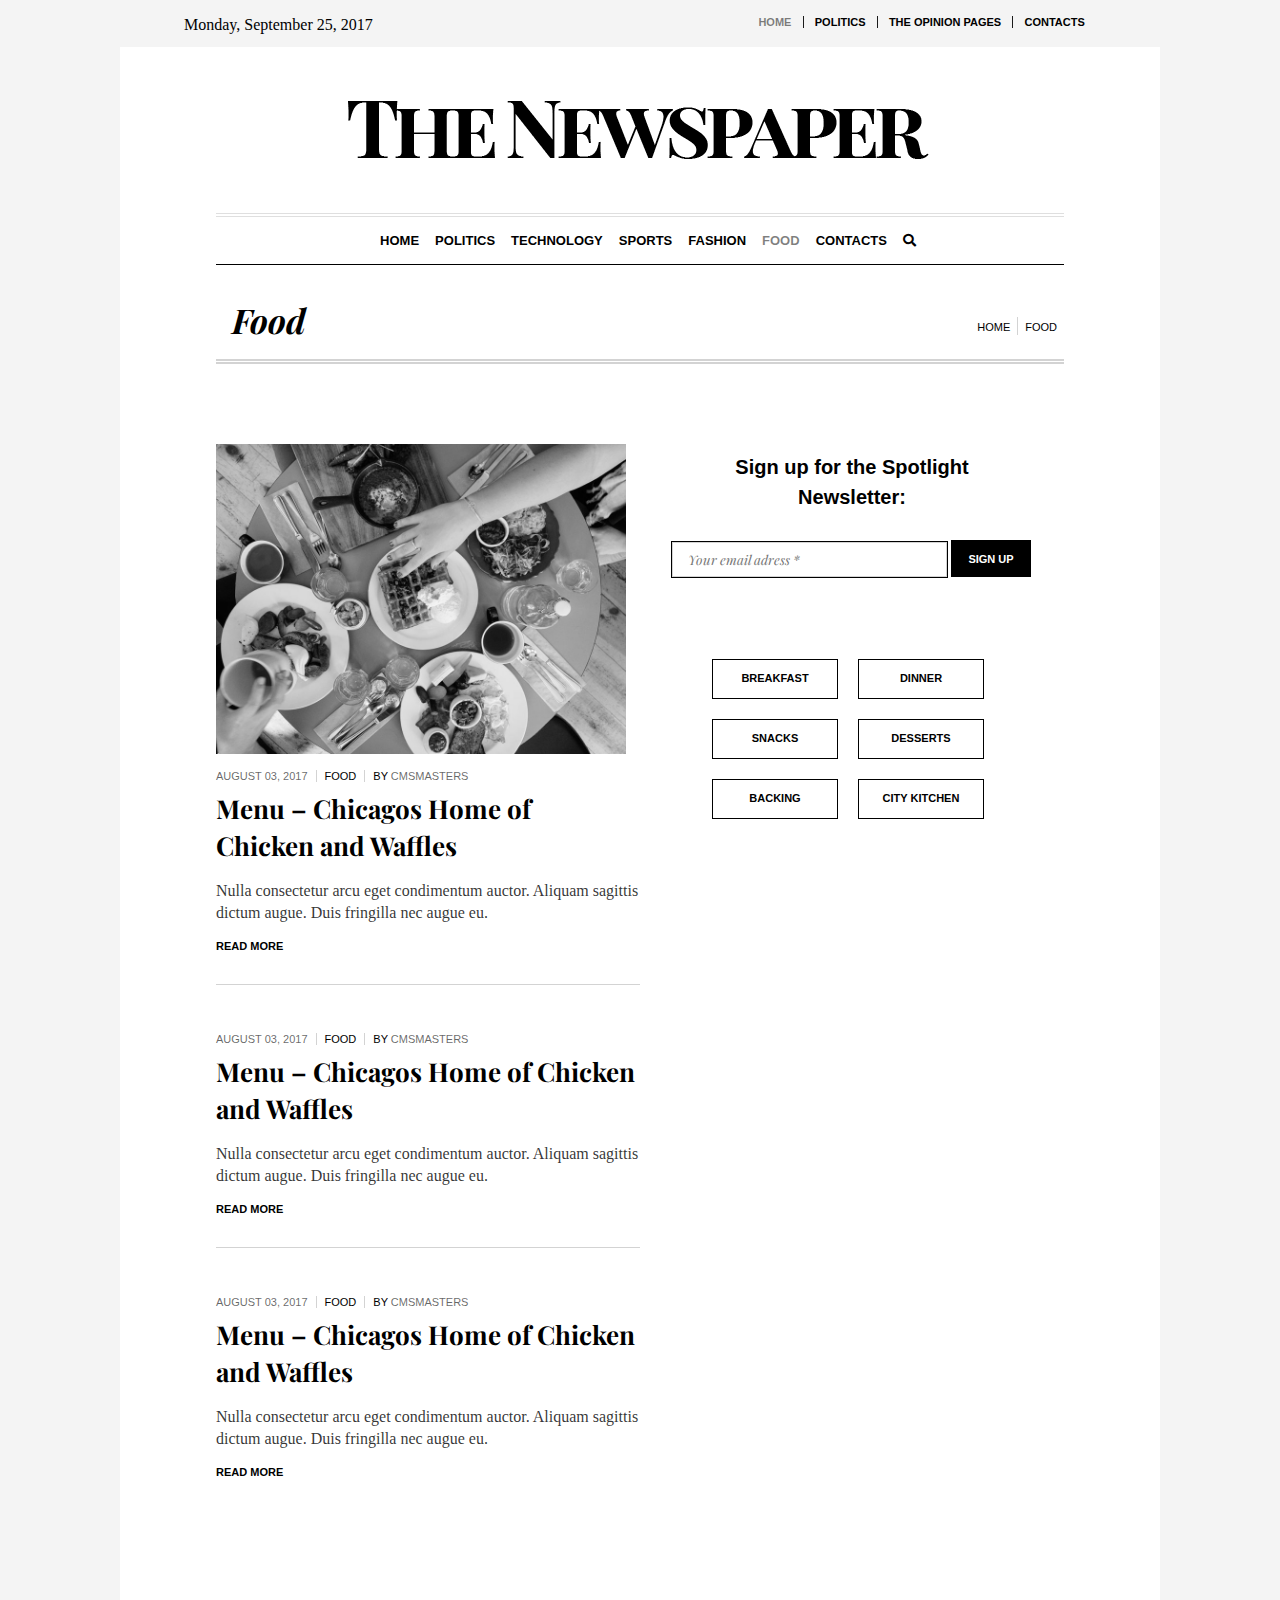
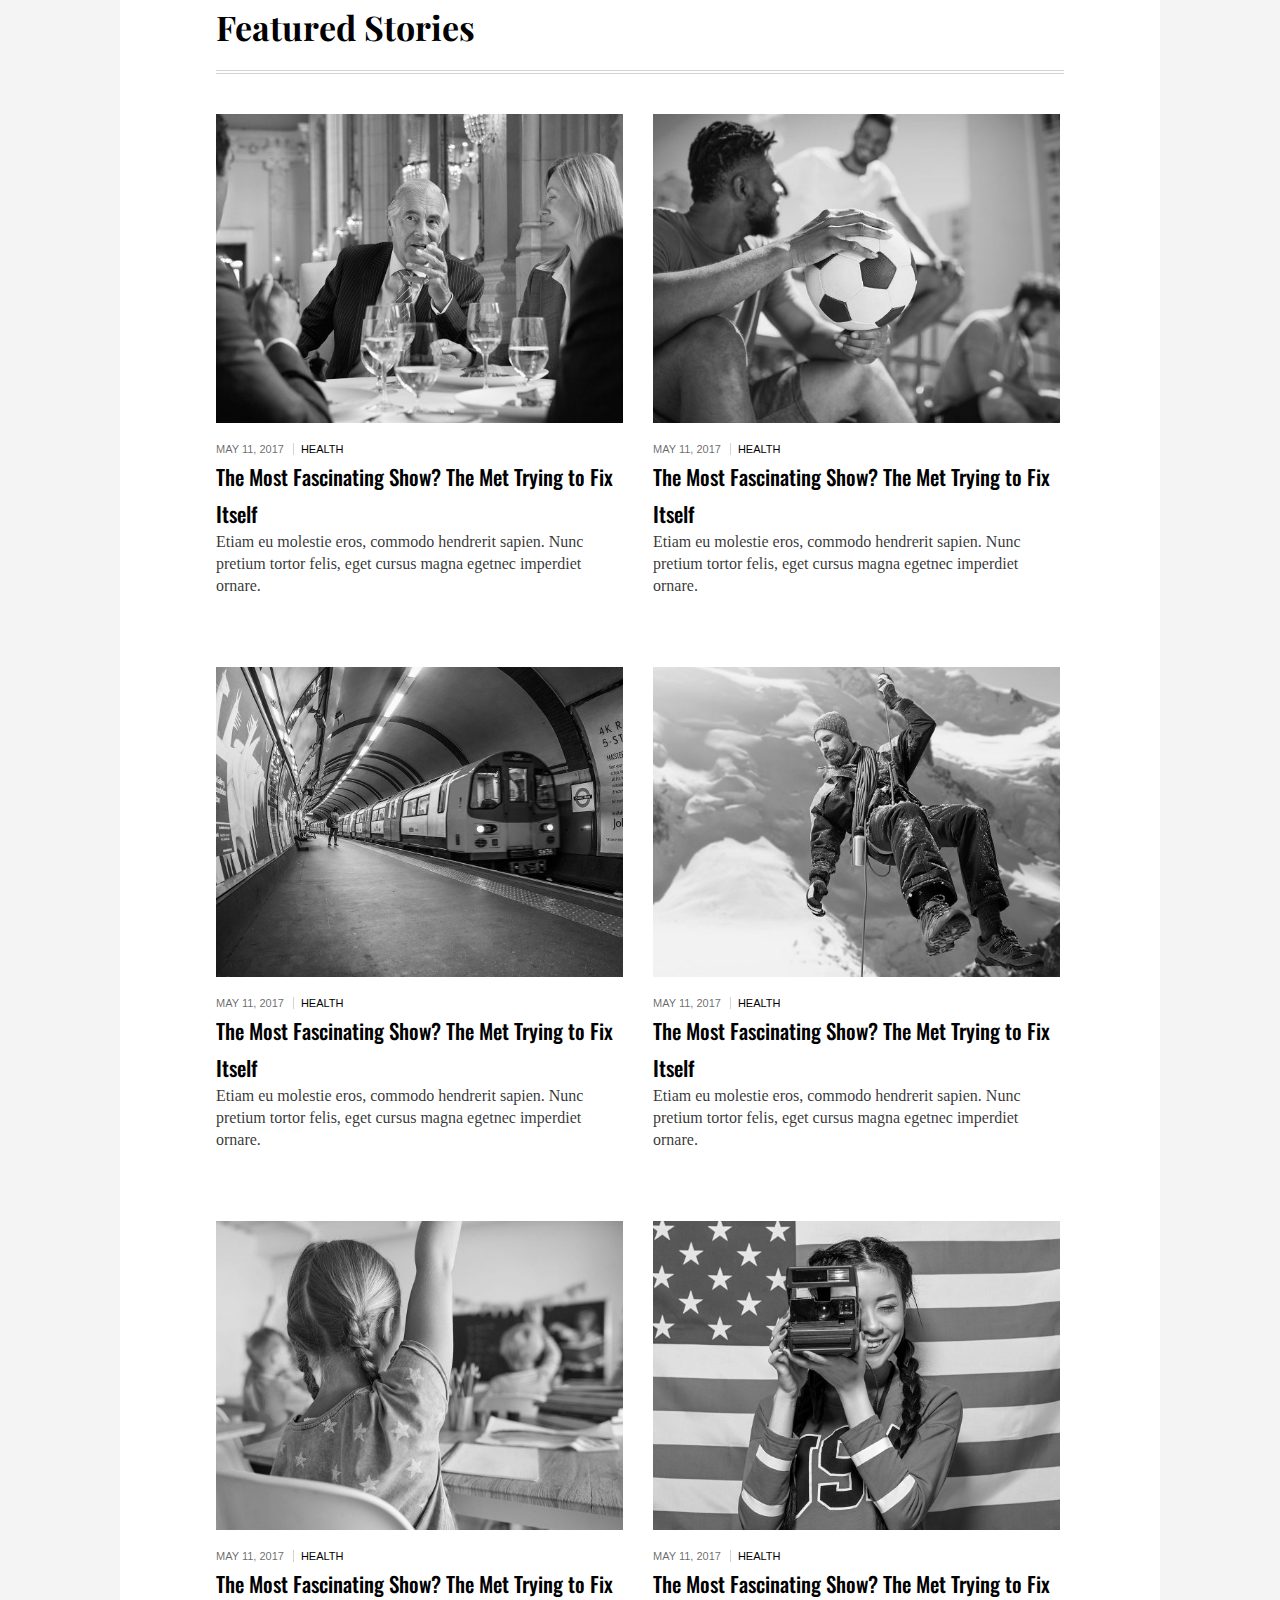
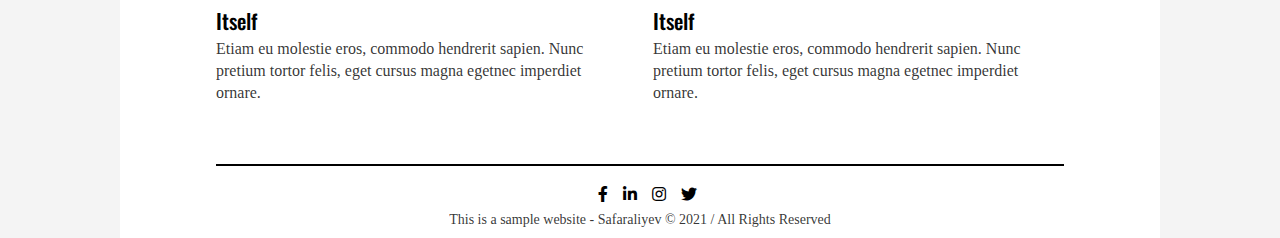
<file: food.html>
<!DOCTYPE html>
<html lang="en">

<head>
    <meta charset="UTF-8">
    <meta http-equiv="X-UA-Compatible" content="IE=edge">
    <meta name="viewport" content="width=device-width, initial-scale=1.0">
    <title>Newspaper</title>

    <!-- CSS -->
    <link rel="stylesheet" href="css/style.css">
    <link rel="stylesheet" href="css/food.css">
    <link rel="stylesheet" href="css/technology.css">


    <!-- Font -->
    <link rel="preconnect" href="https://fonts.gstatic.com">
    <link
        href="https://fonts.googleapis.com/css2?family=Playfair+Display:ital,wght@0,400;0,500;0,600;0,700;0,800;0,900;1,400;1,500;1,600;1,700;1,800;1,900&display=swap"
        rel="stylesheet">


    <!-- Font Awesome -->
    <link rel="stylesheet" href="https://cdnjs.cloudflare.com/ajax/libs/font-awesome/5.15.3/css/all.min.css">

    <!-- Jquery -->
    <script src="https://code.jquery.com/jquery-3.6.0.js"
        integrity="sha256-H+K7U5CnXl1h5ywQfKtSj8PCmoN9aaq30gDh27Xc0jk=" crossorigin="anonymous"></script>
</head>

<body>

    <!-- Search Screen Start-->
    <div class="search-screen">
        <div class="exit">
            <i class="fas fa-times"></i>
        </div>
        <form action="">
            <input type="text" placeholder="Enter Keywords">
        </form>
    </div>
    <!-- Search Screnn End-->

    <!-- Main Div Start -->
    <div class="main">

        <!-- Top Navbar Start -->
        <nav>
            <div class="header-top">
                <div class="content">
                    <div class="date">Monday, September 25, 2017</div>
                    <div class="menu">
                        <ul>
                            <li class="active-menu">HOME</li>
                            <li>POLITICS</li>
                            <li>THE OPINION PAGES</li>
                            <li>CONTACTS</li>
                        </ul>
                    </div>
                </div>
            </div>
        </nav>
        <!-- Top Navbar End -->

        <!-- Header Start-->
        <header>
            <!-- Header Logo Start -->
            <div class="header-brand">
                <div class="content">
                    <img src="img/logo.png" alt="">
                </div>
            </div>
            <!-- Header Logo End -->

            <!-- Header Menu Start -->
            <div class="header-menu">
                <div class="content">
                    <ul>
                        <li> <a href="index.html">HOME</a> </li>
                        <li> <a href="politics.html">POLITICS</a> </li>
                        <li> <a href="technology.html">TECHNOLOGY</a> </li>
                        <li> <a href="sport.html">SPORTS</a> </li>
                        <li> <a href="fashinion.html">FASHION</a> </li>
                        <li> <a class="active-menu" href="food.html">FOOD</a> </li>
                        <li> <a href="contact.html">CONTACTS</a> </li>
                        <li> <i class="fas fa-search"></i></li>
                    </ul>
                </div>
            </div>
            <!-- Header Menu End -->
        </header>
        <!-- Header End-->

        <!-- Main Start -->
        <main>
            <!-- Header Start -->
            <div class="technology-header">
                <h1>Food</h1>
                <ul>
                    <li> <a href="">HOME</a> </li>
                    <li> <a href="">FOOD</a> </li>
                </ul>
            </div>
            <!-- Header End-->

            <!-- Food Content Start -->
            <div class="food-content">

                <div class="inner-left">
                    <div class="main-news">
                        <div class="img">
                            <a href=""><img src="img/food.jpg" alt=""></a>
                        </div>
                        <ul>
                            <li>AUGUST 03, 2017</li>
                            <li><a href="">FOOD</a></li>
                            <li><span>BY </span><a href="" class="cat">CMSMASTERS</a></li>
                        </ul>
                        <h1><a href="">Menu – Chicagos Home of Chicken and Waffles</a></h1>
                        <p>Nulla consectetur arcu eget condimentum auctor. Aliquam sagittis dictum augue. Duis fringilla
                            nec augue eu.</p>
                        <a href="" class="read-more">READ MORE</a>
                    </div>
                    <div class="main-news">
                        <ul>
                            <li>AUGUST 03, 2017</li>
                            <li><a href="">FOOD</a></li>
                            <li><span>BY </span><a href="" class="cat">CMSMASTERS</a></li>
                        </ul>
                        <h1><a href="">Menu – Chicagos Home of Chicken and Waffles</a></h1>
                        <p>Nulla consectetur arcu eget condimentum auctor. Aliquam sagittis dictum augue. Duis fringilla
                            nec augue eu.</p>
                        <a href="" class="read-more">READ MORE</a>
                    </div>
                    <div class="main-news">
                        <ul>
                            <li>AUGUST 03, 2017</li>
                            <li><a href="">FOOD</a></li>
                            <li><span>BY </span><a href="" class="cat">CMSMASTERS</a></li>
                        </ul>
                        <h1><a href="">Menu – Chicagos Home of Chicken and Waffles</a></h1>
                        <p>Nulla consectetur arcu eget condimentum auctor. Aliquam sagittis dictum augue. Duis fringilla
                            nec augue eu.</p>
                        <a href="" class="read-more">READ MORE</a>
                    </div>
                </div>

                <div class="inner-right">

                    <!-- Sign Up Start -->
                    <div class="sign-up">
                        <h1>Sign up for the Spotlight Newsletter:</h1>
                        <div class="sign-up-content">
                            <form action="">
                                <input type="text" placeholder="Your email adress *">
                                <button>SIGN UP</button>
                            </form>
                        </div>
                    </div>
                    <!-- Sign Up End -->

                    <!-- Catagory Start -->
                    <div class="catagory-food">
                        <div class="cat-container">
                            <div class="cat">BREAKFAST</div>
                            <div class="cat">DINNER</div>
                            <div class="cat">SNACKS</div>
                            <div class="cat">DESSERTS</div>
                            <div class="cat">BACKING</div>
                            <div class="cat">CITY KITCHEN</div>
                        </div>
                    </div>
                    <!-- Catagory End -->


                </div>
            </div>
            <!-- Food Content Start -->

            <!-- F-stories Start -->
            <div class="f-stories-content">

                <!-- Featured Stories Start-->
                <div class="f-stories">
                    <div class="f-stories-header">Featured Stories</div>
                    <div class="f-stories-inner">
                        <div class="news">
                            <div class="news-img">
                                <img src="img/news1.jpg" alt="">
                            </div>
                            <div class="news-info">
                                <span>MAY 11, 2017</span>
                                <span>HEALTH</span>
                            </div>
                            <h1><a href="">The Most Fascinating Show? The Met Trying to Fix Itself</a></h1>
                            <p>Etiam eu molestie eros, commodo hendrerit sapien. Nunc pretium tortor felis, eget cursus
                                magna egetnec imperdiet ornare.</p>
                        </div>
                        <div class="news">
                            <div class="news-img">
                                <img src="img/news2.jpg" alt="">
                            </div>
                            <div class="news-info">
                                <span>MAY 11, 2017</span>
                                <span>HEALTH</span>
                            </div>
                            <h1><a href="">The Most Fascinating Show? The Met Trying to Fix Itself</a></h1>
                            <p>Etiam eu molestie eros, commodo hendrerit sapien. Nunc pretium tortor felis, eget cursus
                                magna egetnec imperdiet ornare.</p>
                        </div>
                        <div class="news">
                            <div class="news-img">
                                <img src="img/news3.jpg" alt="">
                            </div>
                            <div class="news-info">
                                <span>MAY 11, 2017</span>
                                <span>HEALTH</span>
                            </div>
                            <h1><a href="">The Most Fascinating Show? The Met Trying to Fix Itself</a></h1>
                            <p>Etiam eu molestie eros, commodo hendrerit sapien. Nunc pretium tortor felis, eget cursus
                                magna egetnec imperdiet ornare.</p>
                        </div>
                        <div class="news">
                            <div class="news-img">
                                <img src="img/news4.jpg" alt="">
                            </div>
                            <div class="news-info">
                                <span>MAY 11, 2017</span>
                                <span>HEALTH</span>
                            </div>
                            <h1><a href="">The Most Fascinating Show? The Met Trying to Fix Itself</a></h1>
                            <p>Etiam eu molestie eros, commodo hendrerit sapien. Nunc pretium tortor felis, eget cursus
                                magna egetnec imperdiet ornare.</p>
                        </div>
                        <div class="news">
                            <div class="news-img">
                                <img src="img/news5.jpg" alt="">
                            </div>
                            <div class="news-info">
                                <span>MAY 11, 2017</span>
                                <span>HEALTH</span>
                            </div>
                            <h1><a href="">The Most Fascinating Show? The Met Trying to Fix Itself</a></h1>
                            <p>Etiam eu molestie eros, commodo hendrerit sapien. Nunc pretium tortor felis, eget cursus
                                magna egetnec imperdiet ornare.</p>
                        </div>
                        <div class="news">
                            <div class="news-img">
                                <img src="img/news6.jpg" alt="">
                            </div>
                            <div class="news-info">
                                <span>MAY 11, 2017</span>
                                <span>HEALTH</span>
                            </div>
                            <h1><a href="">The Most Fascinating Show? The Met Trying to Fix Itself</a></h1>
                            <p>Etiam eu molestie eros, commodo hendrerit sapien. Nunc pretium tortor felis, eget cursus
                                magna egetnec imperdiet ornare.</p>
                        </div>
                    </div>
                    <div class="more-post">
                    </div>
                </div>
                <!-- Featured Stories End-->

            </div>
            <!-- F-stories End -->

        </main>
        <!-- Main End -->

        <!-- Footer Start -->
        <footer>
            <div class="footer-ending">
                <div class="social">
                    <i class="fab fa-facebook-f"></i>
                    <i class="fab fa-linkedin-in"></i>
                    <i class="fab fa-instagram"></i>
                    <i class="fab fa-twitter"></i>
                </div>
                <div class="copyright">
                    <h3>This is a sample website - Safaraliyev © 2021 / All Rights Reserved</h3>
                </div>
            </div>
        </footer>
        <!-- Footer End -->
    </div>
    <!-- Main Div End -->

    <button onclick="topFunction()" class="top-btn" id="topbtn">
        <i class="fas fa-chevron-up"></i>
    </button>


</body>

</html>

<!-- JavaScript -->
<script src="js/owlcarousel.js"></script>
<script src="js/left-bar-slider.js"></script>
<script src="js/topbtn.js"></script>
<script src="js/search.js"></script>
</file>
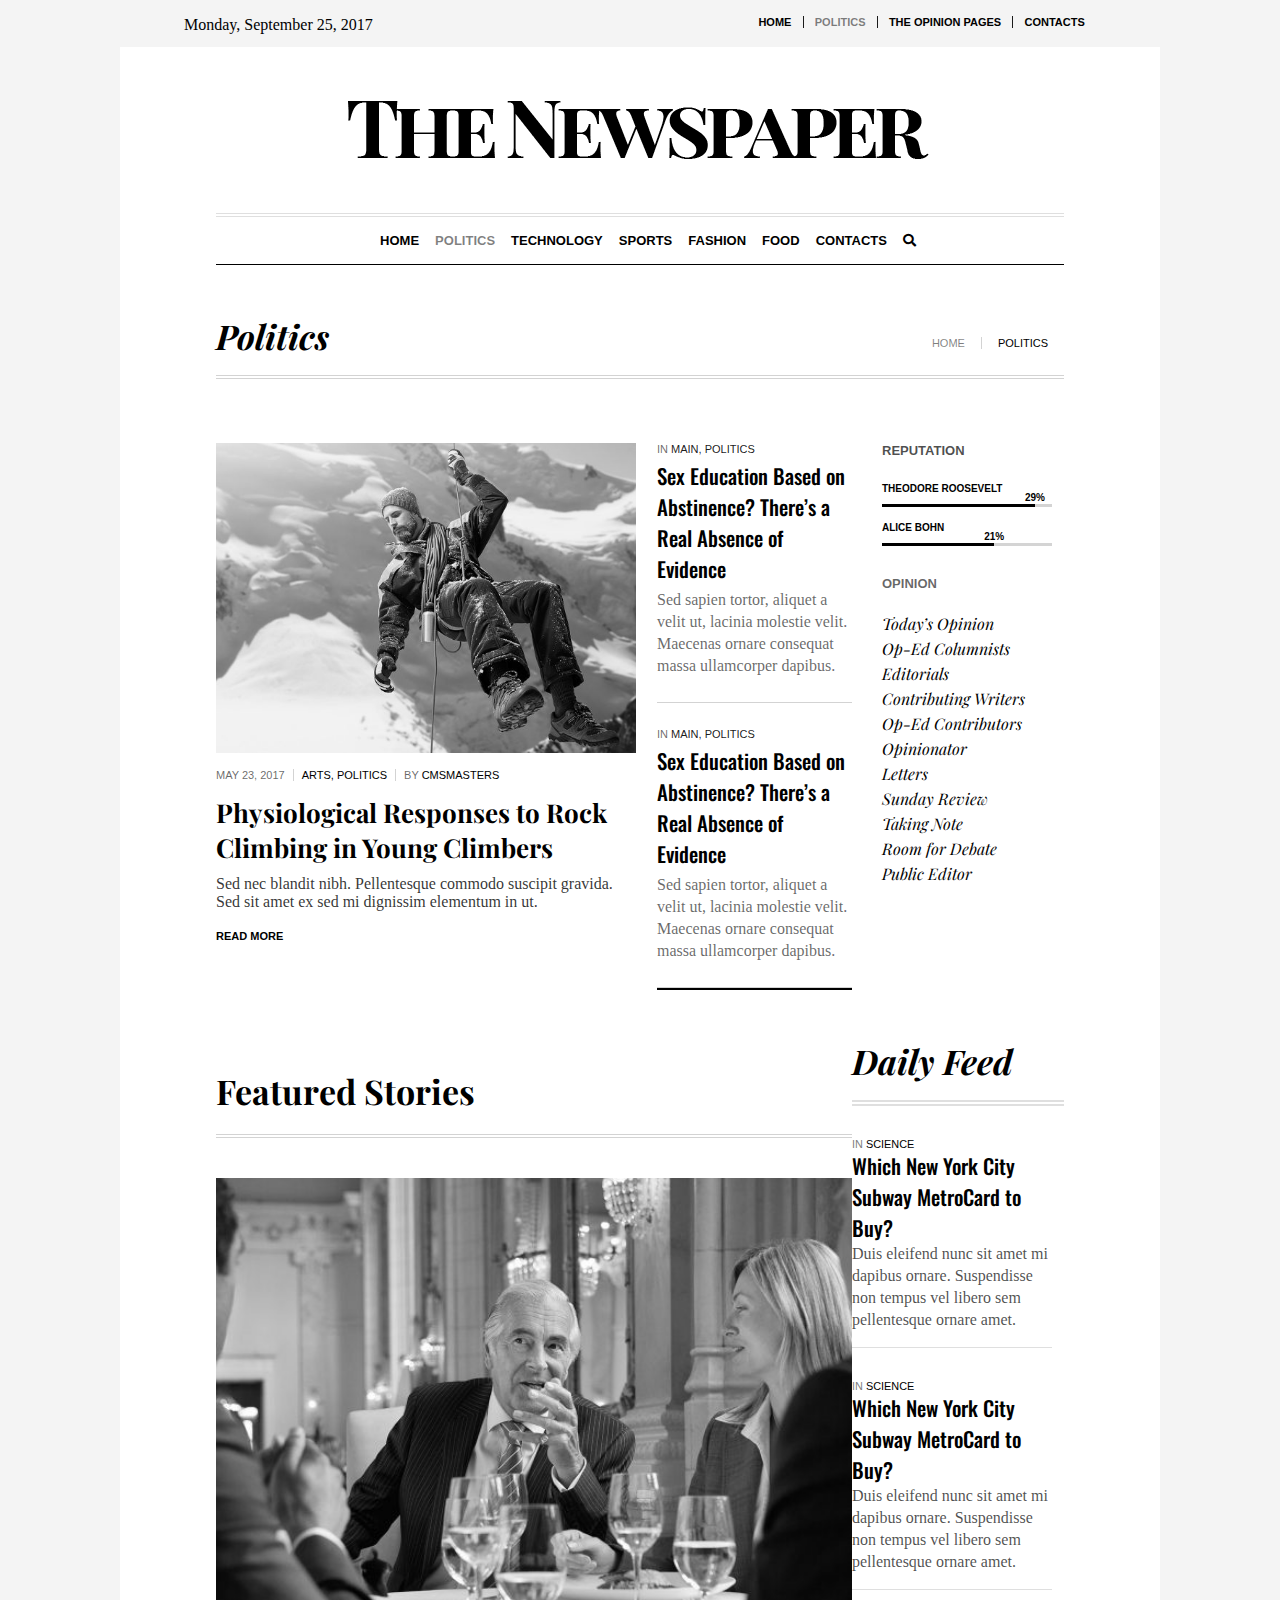
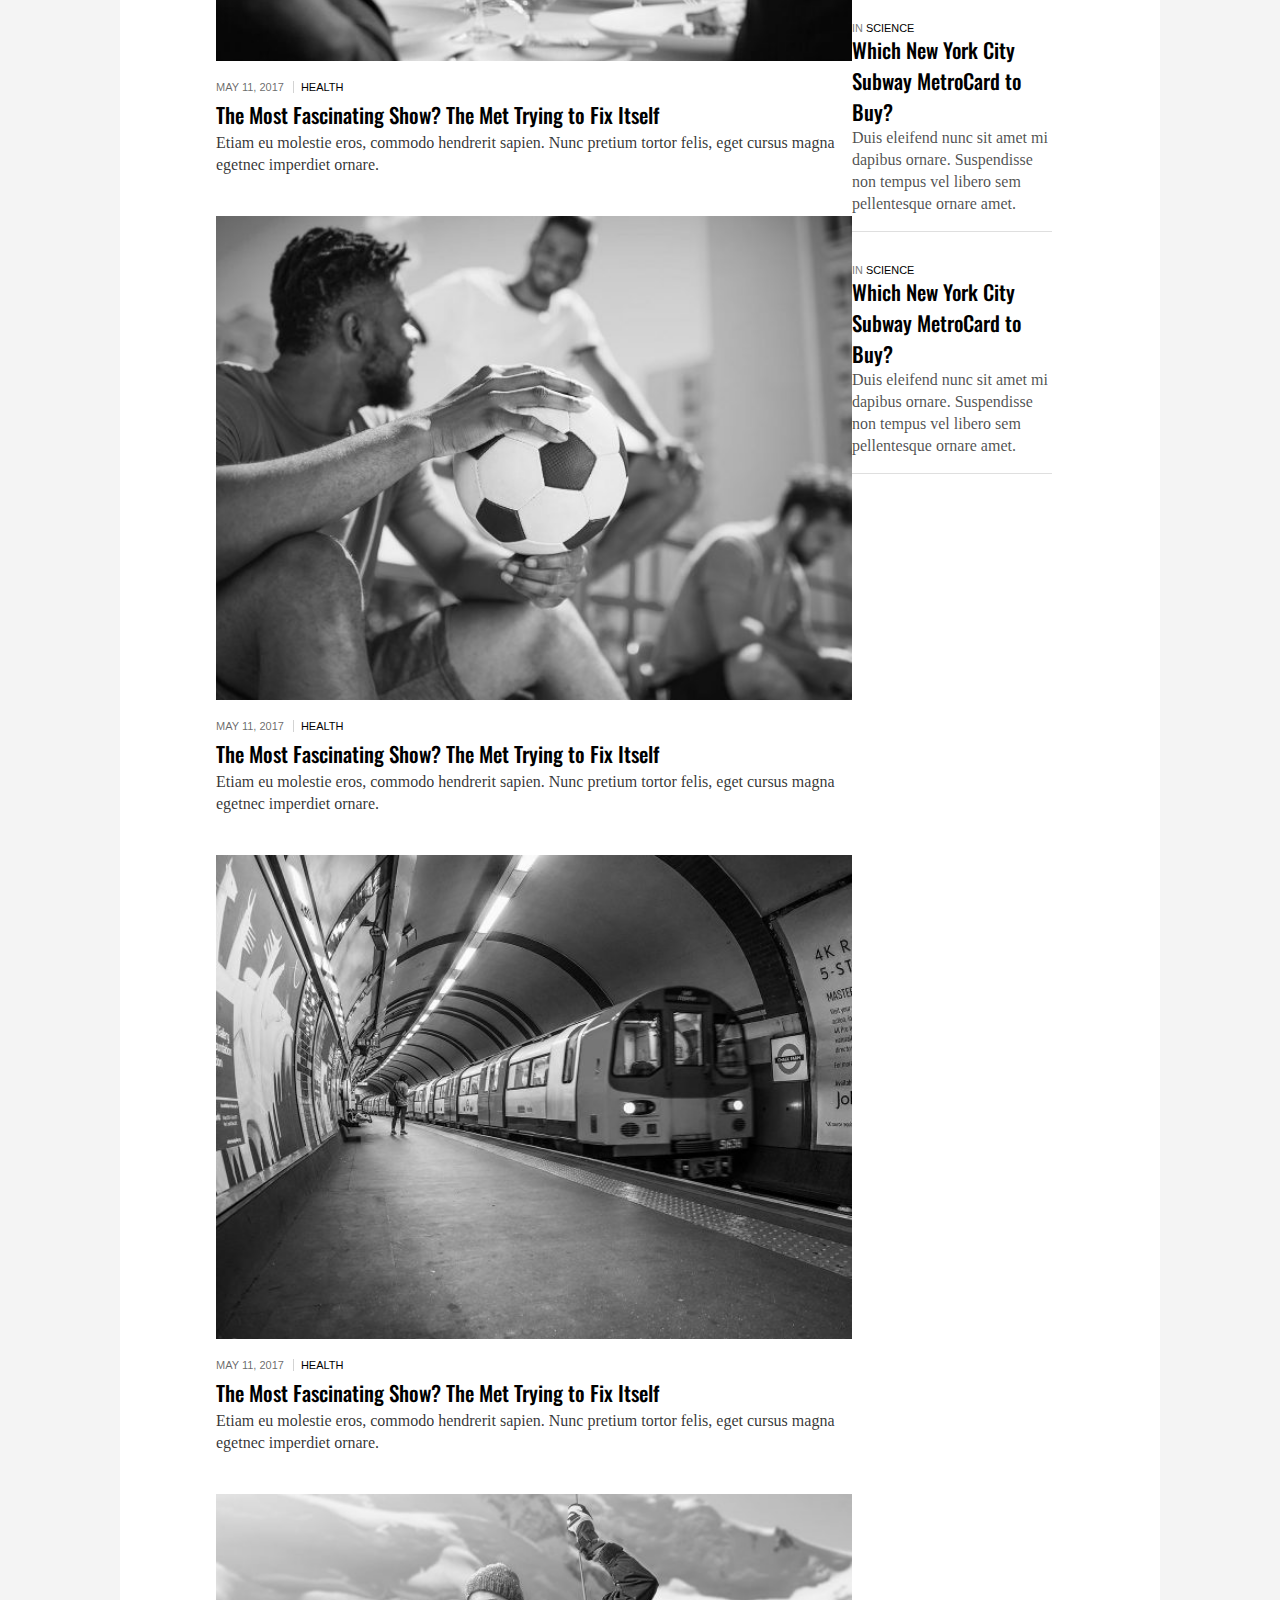
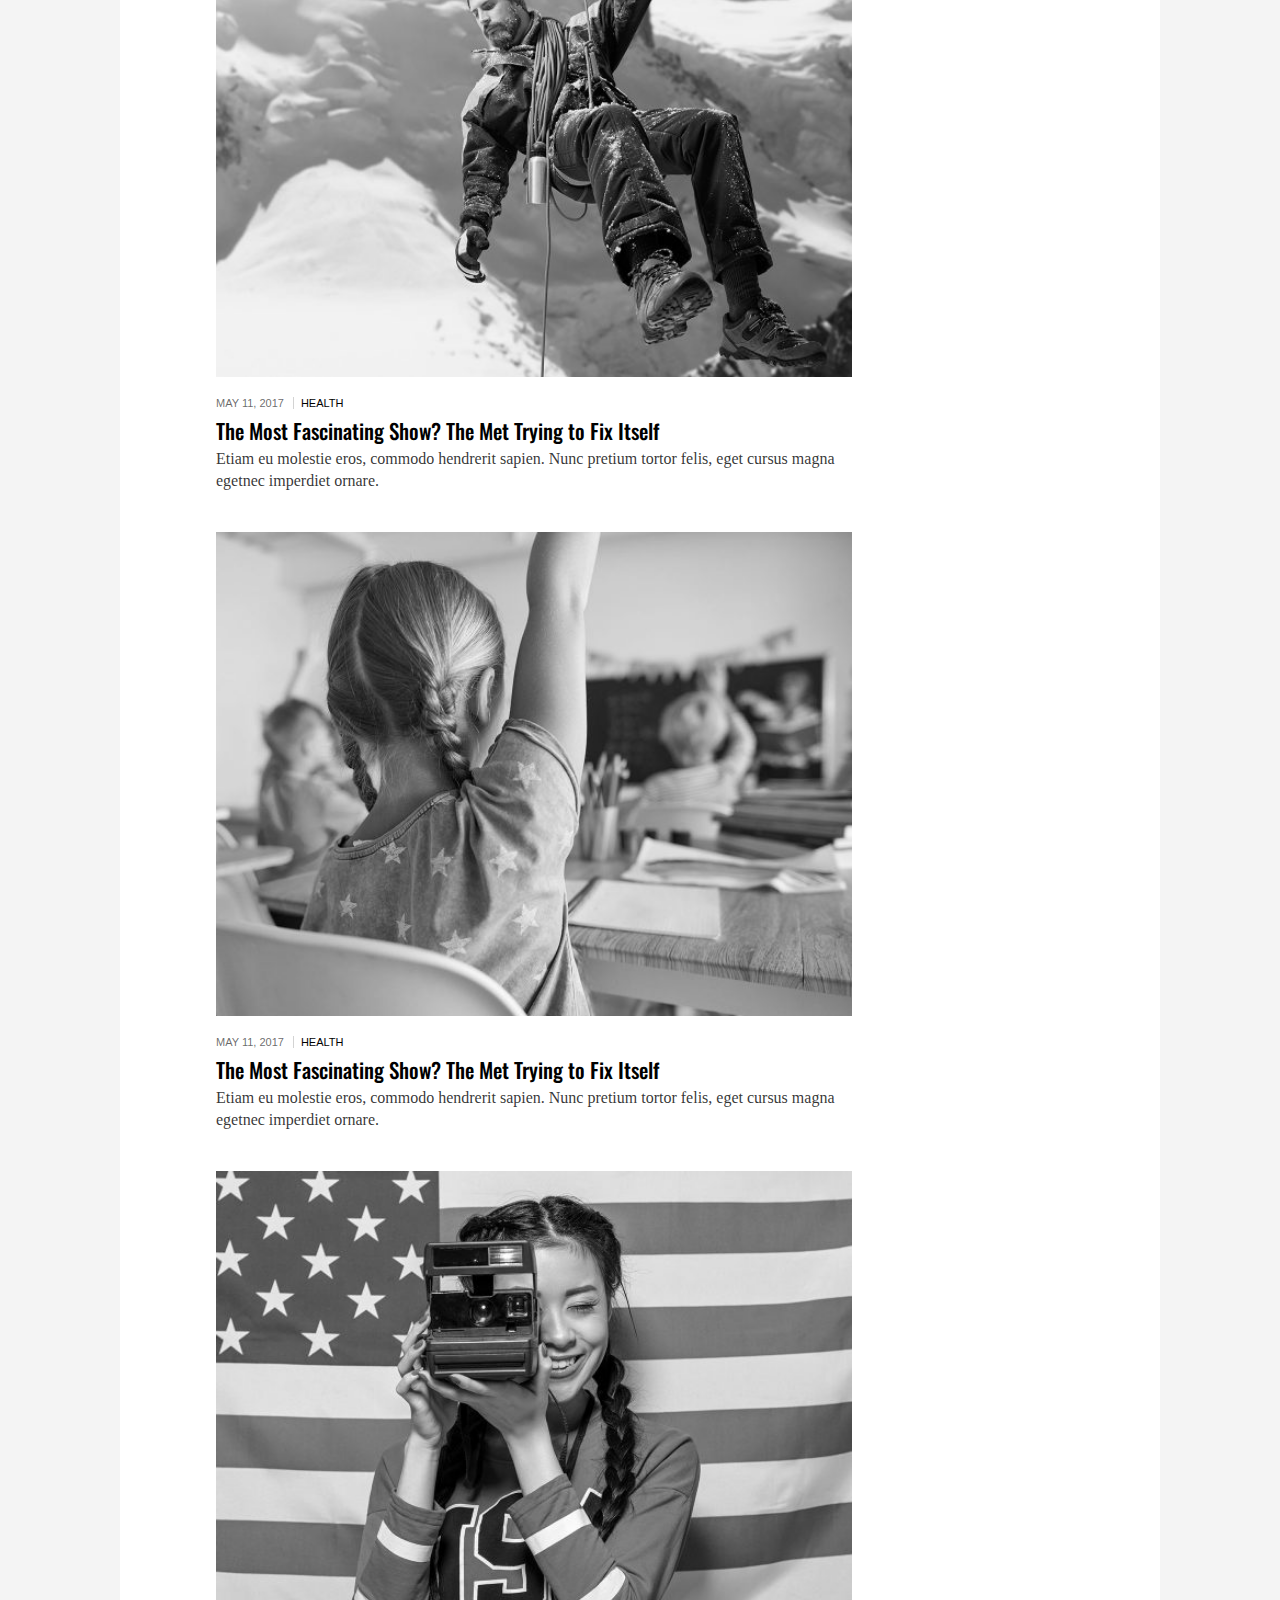
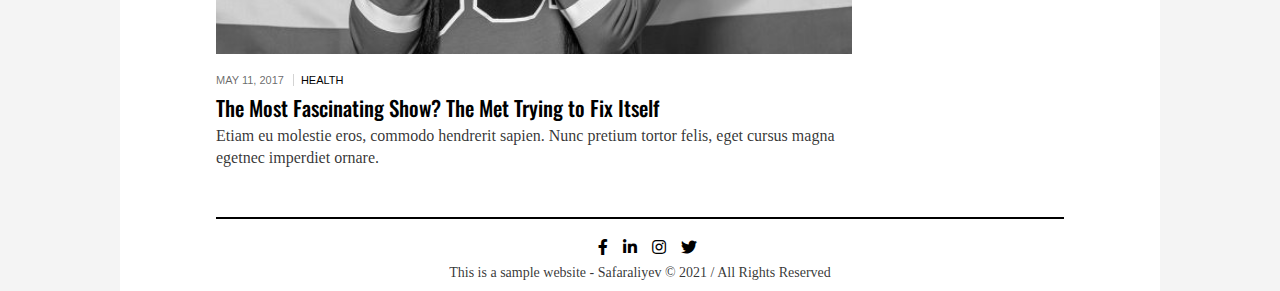
<file: politics.html>
<!DOCTYPE html>
<html lang="en">

<head>
    <meta charset="UTF-8">
    <meta http-equiv="X-UA-Compatible" content="IE=edge">
    <meta name="viewport" content="width=device-width, initial-scale=1.0">
    <title>Newspaper</title>

    <!-- CSS -->
    <link rel="stylesheet" href="css/style.css">
    <link rel="stylesheet" href="css/politics.css">

    <!-- Font -->
    <link rel="preconnect" href="https://fonts.gstatic.com">
    <link
        href="https://fonts.googleapis.com/css2?family=Playfair+Display:ital,wght@0,400;0,500;0,600;0,700;0,800;0,900;1,400;1,500;1,600;1,700;1,800;1,900&display=swap"
        rel="stylesheet">


    <!-- Font Awesome -->
    <link rel="stylesheet" href="https://cdnjs.cloudflare.com/ajax/libs/font-awesome/5.15.3/css/all.min.css">

    <!-- Jquery -->
    <!-- <script src="https://code.jquery.com/jquery-3.6.0.js"
        integrity="sha256-H+K7U5CnXl1h5ywQfKtSj8PCmoN9aaq30gDh27Xc0jk=" crossorigin="anonymous"></script> -->
    <script src="https://cdnjs.cloudflare.com/ajax/libs/jquery/3.4.1/jquery.min.js"></script>
</head>

<body>

    <!-- Search Screen Start-->
    <div class="search-screen">
        <div class="exit">
            <i class="fas fa-times"></i>
        </div>
        <form action="">
            <input type="text" placeholder="Enter Keywords">
        </form>
    </div>
    <!-- Search Screnn End-->

    <!-- Main Div Start -->
    <div class="main">

        <!-- Top Navbar Start -->
        <nav>
            <div class="header-top">
                <div class="content">
                    <div class="date">Monday, September 25, 2017</div>
                    <div class="menu">
                        <ul>
                            <li>HOME</li>
                            <li class="active-menu">POLITICS</li>
                            <li>THE OPINION PAGES</li>
                            <li>CONTACTS</li>
                        </ul>
                    </div>
                </div>
            </div>
        </nav>
        <!-- Top Navbar End -->

        <!-- Header Start-->
        <header>
            <!-- Header Logo Start -->
            <div class="header-brand">
                <div class="content">
                    <img src="img/logo.png" alt="">
                </div>
            </div>
            <!-- Header Logo End -->

            <!-- Header Menu Start -->
            <div class="header-menu">
                <div class="content">
                    <ul>
                        <li> <a href="index.html">HOME</a> </li>
                        <li> <a href="politics.html" class="active-menu">POLITICS</a> </li>
                        <li> <a href="technology.html">TECHNOLOGY</a> </li>
                        <li> <a href="sport.html">SPORTS</a> </li>
                        <li> <a href="fashinion.html">FASHION</a> </li>
                        <li> <a href="food.html">FOOD</a> </li>
                        <li> <a href="">CONTACTS</a> </li>
                        <li><i class="fas fa-search"></i></li>
                    </ul>
                </div>
            </div>
            <!-- Header Menu End -->
        </header>
        <!-- Header End-->

        <!-- Main Start -->
        <main>

            <div class="content-pol">
                <!-- Politics Header Strart -->
                <div class="politics-header">
                    <h1>Politics</h1>
                    <ul>
                        <li class="active-menu">HOME</li>
                        <li>POLITICS</li>
                    </ul>
                </div>
                <!-- Politics Header End -->
            </div>

            <!-- Content Start-->
            <div class="politcs-content">

                <!-- Main News Start -->

                <div class="main-news">
                    <div class="img">
                        <a href=""><img src="/img/news4.jpg" alt=""></a>
                    </div>
                    <div class="news-info">
                        <ul>
                            <li class="date">MAY 23, 2017</li>
                            <li>ARTS, POLITICS</li>
                            <li>
                                <span>BY</span>
                                <span>CMSMASTERS</span>
                            </li>
                        </ul>
                    </div>
                    <h1><a href="">Physiological Responses to Rock Climbing in Young Climbers</a></h1>
                    <p>Sed nec blandit nibh. Pellentesque commodo suscipit gravida. Sed sit amet ex sed mi dignissim
                        elementum in ut.</p>
                    <a href="" class="read-more">READ MORE</a>
                </div>

                <!-- Main News End -->

                <!-- Right News Start -->
                <div class="right-news">
                    <div class="news">
                        <div class="news-info"><span>IN</span> MAIN, POLITICS</div>
                        <h1><a href="">Sex Education Based on Abstinence? There’s a Real Absence of Evidence</a></h1>
                        <p>Sed sapien tortor, aliquet a velit ut, lacinia molestie velit. Maecenas ornare consequat
                            massa ullamcorper dapibus.</p>
                    </div>
                    <div class="news">
                        <div class="news-info"><span>IN</span> MAIN, POLITICS</div>
                        <h1><a href="">Sex Education Based on Abstinence? There’s a Real Absence of Evidence</a></h1>
                        <p>Sed sapien tortor, aliquet a velit ut, lacinia molestie velit. Maecenas ornare consequat
                            massa ullamcorper dapibus.</p>
                    </div>
                </div>
                <!-- Right News  -->


                <div class="right-side">

                    <!-- Reputation Start -->
                    <div class="reputation">
                        <div class="header">REPUTATION</div>
                        <div class="repuatation-bars">
                            <div class="bar">
                                <div class="bar-header">THEODORE ROOSEVELT</div>
                                <div class="bar-body">
                                    <div class="per" per="90"></div>
                                </div>
                            </div>
                            <div class="bar">
                                <div class="bar-header">ALICE BOHN</div>
                                <div class="bar-body">
                                    <div class="per" per="66"></div>
                                </div>
                            </div>
                        </div>
                    </div>
                    <!-- Reputation End -->

                    <!-- Opinion Star -->
                    <div class="opinion">
                        <div class="opinion-header">OPINION</div>

                        <div class="opinions">
                            <ul>
                                <li><a href="">Today’s Opinion</a></li>
                                <li><a href="">Op-Ed Columnists</a></li>
                                <li><a href="">Editorials</a></li>
                                <li><a href="">Contributing Writers</a></li>
                                <li><a href="">Op-Ed Contributors</a></li>
                                <li><a href="">Opinionator</a></li>
                                <li><a href="">Letters</a></li>
                                <li><a href="">Sunday Review</a></li>
                                <li><a href="">Taking Note</a></li>
                                <li><a href="">Room for Debate</a></li>
                                <li><a href="">Public Editor</a></li>
                            </ul>
                        </div>
                    </div>
                    <!-- Opinion End -->

                </div>


            </div>
            <!-- Content End -->


            <!-- Content Second Start -->
            <div class="content-second">

                <!-- Featured Stories Start-->
                <div class="f-stories">
                    <div class="f-stories-header">Featured Stories</div>
                    <div class="f-stories-inner">
                        <div class="news">
                            <div class="news-img">
                                <img src="img/news1.jpg" alt="">
                            </div>
                            <div class="news-info">
                                <span>MAY 11, 2017</span>
                                <span>HEALTH</span>
                            </div>
                            <h1><a href="">The Most Fascinating Show? The Met Trying to Fix Itself</a></h1>
                            <p>Etiam eu molestie eros, commodo hendrerit sapien. Nunc pretium tortor felis, eget cursus
                                magna egetnec imperdiet ornare.</p>
                        </div>
                        <div class="news">
                            <div class="news-img">
                                <img src="img/news2.jpg" alt="">
                            </div>
                            <div class="news-info">
                                <span>MAY 11, 2017</span>
                                <span>HEALTH</span>
                            </div>
                            <h1><a href="">The Most Fascinating Show? The Met Trying to Fix Itself</a></h1>
                            <p>Etiam eu molestie eros, commodo hendrerit sapien. Nunc pretium tortor felis, eget cursus
                                magna egetnec imperdiet ornare.</p>
                        </div>
                        <div class="news">
                            <div class="news-img">
                                <img src="img/news3.jpg" alt="">
                            </div>
                            <div class="news-info">
                                <span>MAY 11, 2017</span>
                                <span>HEALTH</span>
                            </div>
                            <h1><a href="">The Most Fascinating Show? The Met Trying to Fix Itself</a></h1>
                            <p>Etiam eu molestie eros, commodo hendrerit sapien. Nunc pretium tortor felis, eget cursus
                                magna egetnec imperdiet ornare.</p>
                        </div>
                        <div class="news">
                            <div class="news-img">
                                <img src="img/news4.jpg" alt="">
                            </div>
                            <div class="news-info">
                                <span>MAY 11, 2017</span>
                                <span>HEALTH</span>
                            </div>
                            <h1><a href="">The Most Fascinating Show? The Met Trying to Fix Itself</a></h1>
                            <p>Etiam eu molestie eros, commodo hendrerit sapien. Nunc pretium tortor felis, eget cursus
                                magna egetnec imperdiet ornare.</p>
                        </div>
                        <div class="news">
                            <div class="news-img">
                                <img src="img/news5.jpg" alt="">
                            </div>
                            <div class="news-info">
                                <span>MAY 11, 2017</span>
                                <span>HEALTH</span>
                            </div>
                            <h1><a href="">The Most Fascinating Show? The Met Trying to Fix Itself</a></h1>
                            <p>Etiam eu molestie eros, commodo hendrerit sapien. Nunc pretium tortor felis, eget cursus
                                magna egetnec imperdiet ornare.</p>
                        </div>
                        <div class="news">
                            <div class="news-img">
                                <img src="img/news6.jpg" alt="">
                            </div>
                            <div class="news-info">
                                <span>MAY 11, 2017</span>
                                <span>HEALTH</span>
                            </div>
                            <h1><a href="">The Most Fascinating Show? The Met Trying to Fix Itself</a></h1>
                            <p>Etiam eu molestie eros, commodo hendrerit sapien. Nunc pretium tortor felis, eget cursus
                                magna egetnec imperdiet ornare.</p>
                        </div>
                    </div>
                </div>
                <!-- Featured Stories End-->

                <!-- Content Right Start -->
                <div class="inner-right">
                    <div class="content-news">
                        <div class="daily-feed-header">
                            <h1>Daily Feed</h1>
                        </div>
                        <div class="daily-feed-inner">
                            <div class="daily-feed-inner-carousel">
                                <div class="card card-1">
                                    <div class="news">
                                        <div class="catagory"><span>IN</span> <span>SCIENCE</span></div>
                                        <h4>Which New York City Subway MetroCard to Buy?</h4>
                                        <p>Duis eleifend nunc sit amet mi dapibus ornare. Suspendisse non tempus vel
                                            libero sem pellentesque ornare amet.</p>
                                    </div>
                                    <div class="news">
                                        <div class="catagory"><span>IN</span> <span>SCIENCE</span></div>
                                        <h4>Which New York City Subway MetroCard to Buy?</h4>
                                        <p>Duis eleifend nunc sit amet mi dapibus ornare. Suspendisse non tempus vel
                                            libero sem pellentesque ornare amet.</p>
                                    </div>
                                    <div class="news">
                                        <div class="catagory"><span>IN</span> <span>SCIENCE</span></div>
                                        <h4>Which New York City Subway MetroCard to Buy?</h4>
                                        <p>Duis eleifend nunc sit amet mi dapibus ornare. Suspendisse non tempus vel
                                            libero sem pellentesque ornare amet.</p>
                                    </div>
                                    <div class="news">
                                        <div class="catagory"><span>IN</span> <span>SCIENCE</span></div>
                                        <h4>Which New York City Subway MetroCard to Buy?</h4>
                                        <p>Duis eleifend nunc sit amet mi dapibus ornare. Suspendisse non tempus vel
                                            libero sem pellentesque ornare amet.</p>
                                    </div>
                                </div>
                                <div class="card card-2">
                                    <div class="news">
                                        <div class="catagory"><span>IN</span> <span>Salam</span></div>
                                        <h4>Which New York City Subway MetroCard to Buy?</h4>
                                        <p>Duis eleifend nunc sit amet mi dapibus ornare. Suspendisse non tempus vel
                                            libero sem pellentesque ornare amet.</p>
                                    </div>
                                    <div class="news">
                                        <div class="catagory"><span>IN</span> <span>SCIENCE</span></div>
                                        <h4>Which New York City Subway MetroCard to Buy?</h4>
                                        <p>Duis eleifend nunc sit amet mi dapibus ornare. Suspendisse non tempus vel
                                            libero sem pellentesque ornare amet.</p>
                                    </div>
                                    <div class="news">
                                        <div class="catagory"><span>IN</span> <span>SCIENCE</span></div>
                                        <h4>Which New York City Subway MetroCard to Buy?</h4>
                                        <p>Duis eleifend nunc sit amet mi dapibus ornare. Suspendisse non tempus vel
                                            libero sem pellentesque ornare amet.</p>
                                    </div>
                                    <div class="news">
                                        <div class="catagory"><span>IN</span> <span>SCIENCE</span></div>
                                        <h4>Which New York City Subway MetroCard to Buy?</h4>
                                        <p>Duis eleifend nunc sit amet mi dapibus ornare. Suspendisse non tempus vel
                                            libero sem pellentesque ornare amet.</p>
                                    </div>
                                </div>
                            </div>
                        </div>
                    </div>
                </div>
                <!-- Content Right End -->
            </div>
            <!-- Content Second End -->

        </main>
        <!-- Main End -->

        <!-- Footer Start -->
        <footer>
            <div class="footer-ending">
                <div class="social">
                    <i class="fab fa-facebook-f"></i>
                    <i class="fab fa-linkedin-in"></i>
                    <i class="fab fa-instagram"></i>
                    <i class="fab fa-twitter"></i>
                </div>
                <div class="copyright">
                    <h3>This is a sample website - Safaraliyev © 2021 / All Rights Reserved</h3>
                </div>
            </div>
        </footer>
        <!-- Footer End -->
    </div>
    <!-- Main Div End -->

    <button onclick="topFunction()" class="top-btn" id="topbtn">
        <i class="fas fa-chevron-up"></i>
    </button>


</body>

</html>

<!-- JavaScript -->
<script src="js/owlcarousel.js"></script>
<script src="js/left-bar-slider.js"></script>
<script src="js/topbtn.js"></script>
<script src="js/progressbar.js"></script>
<script src="js/search.js"></script>
</file>
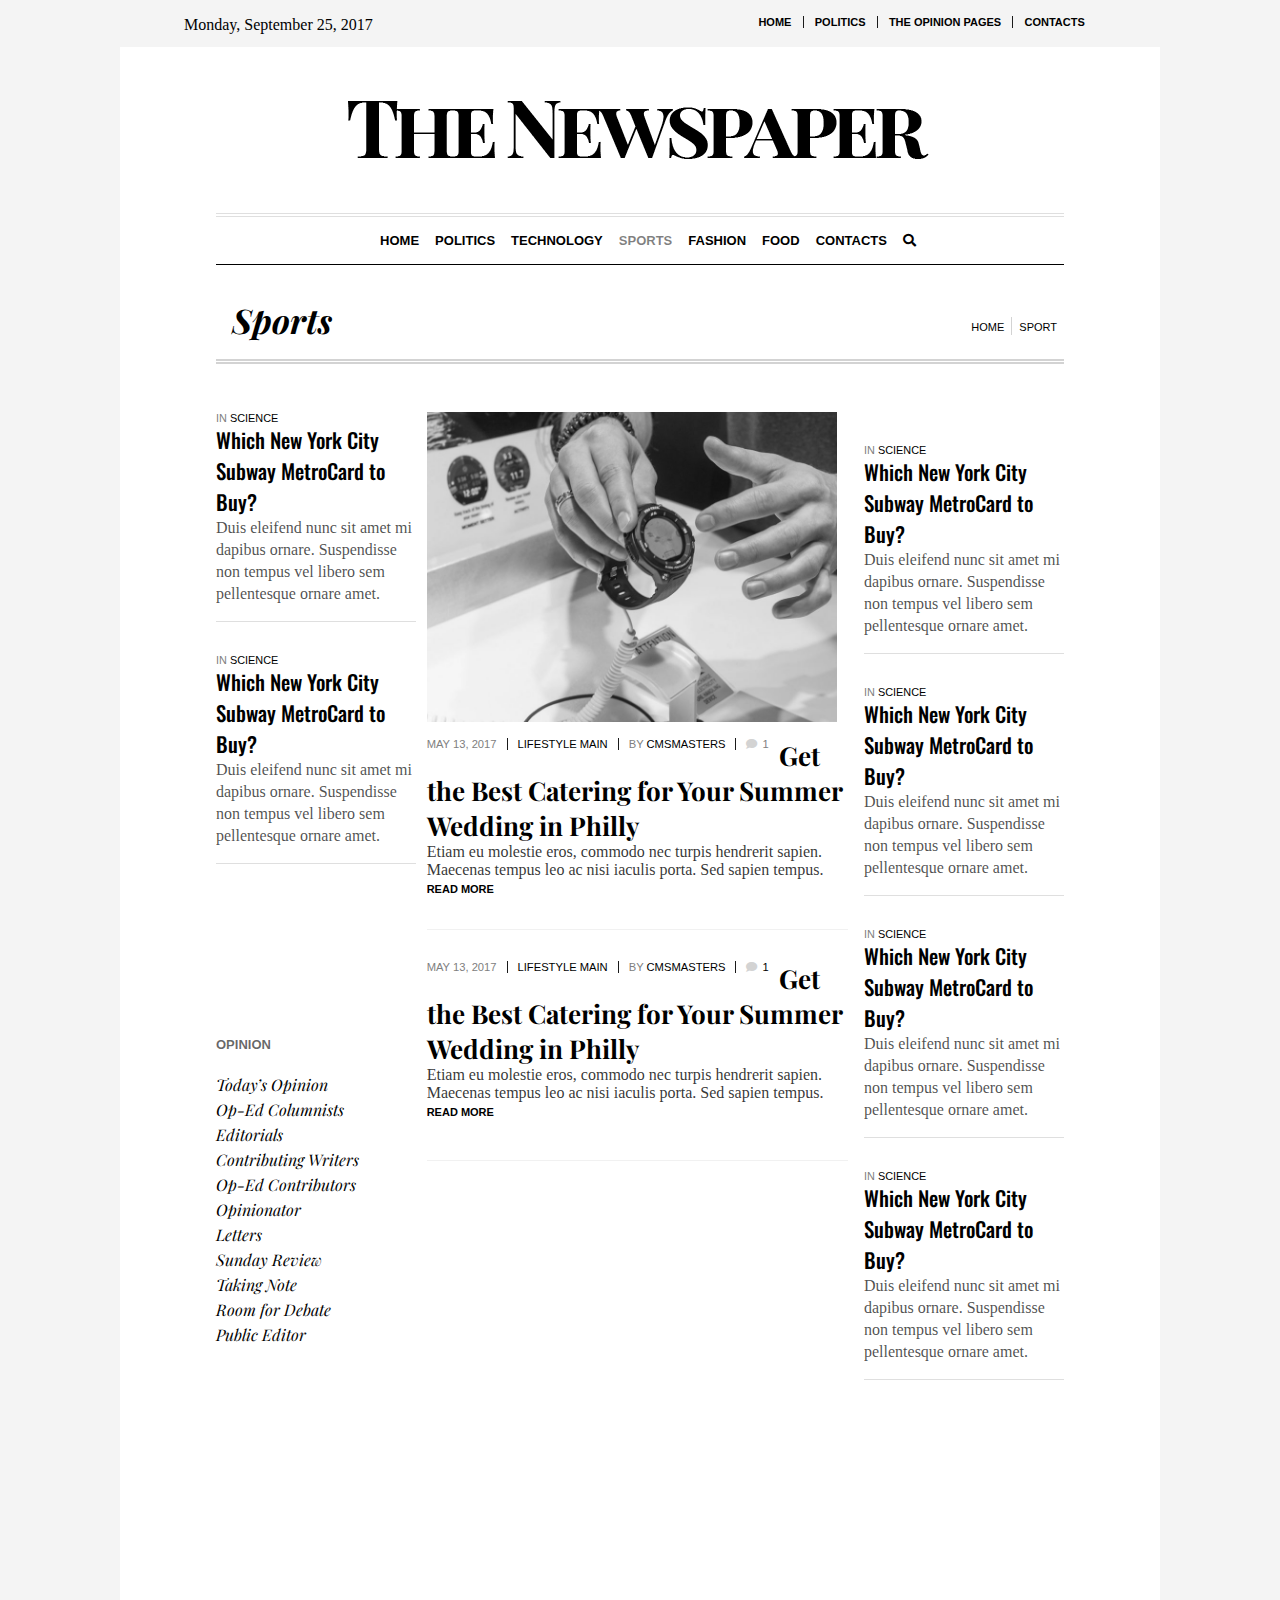
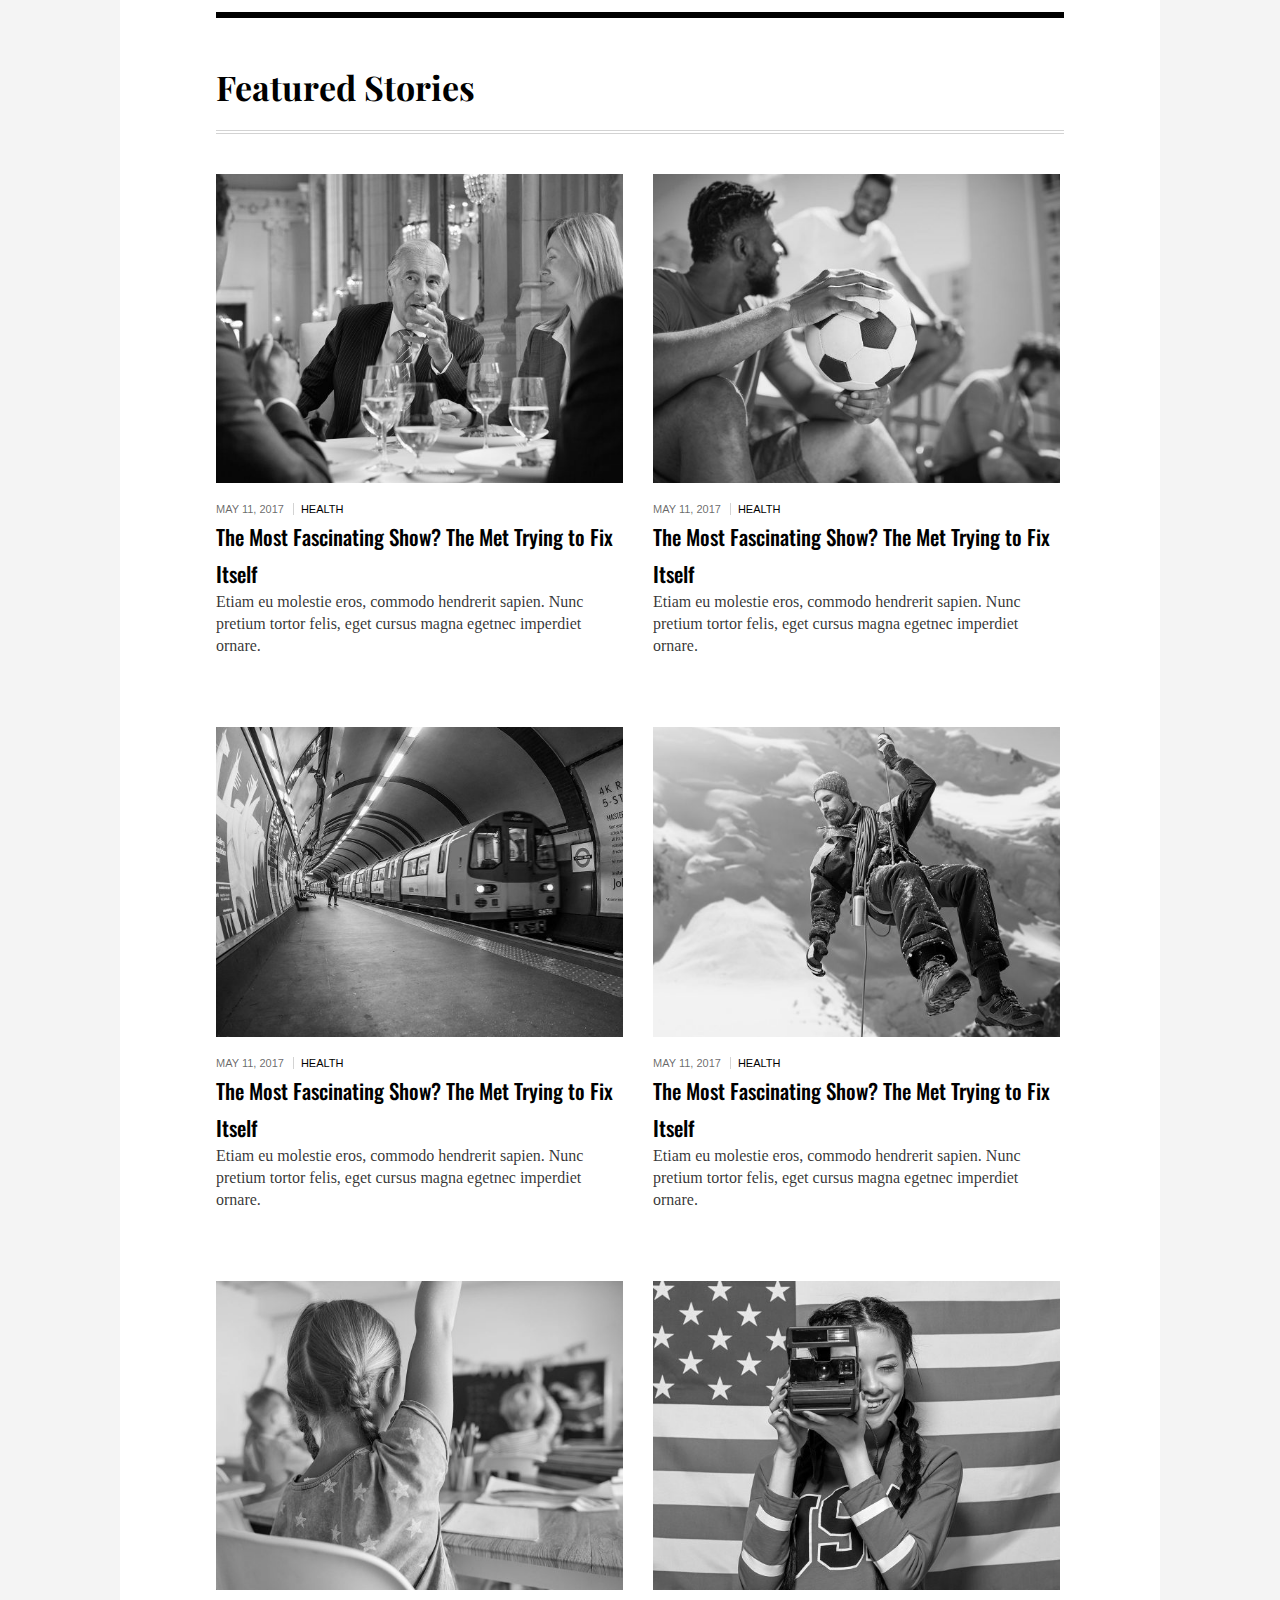
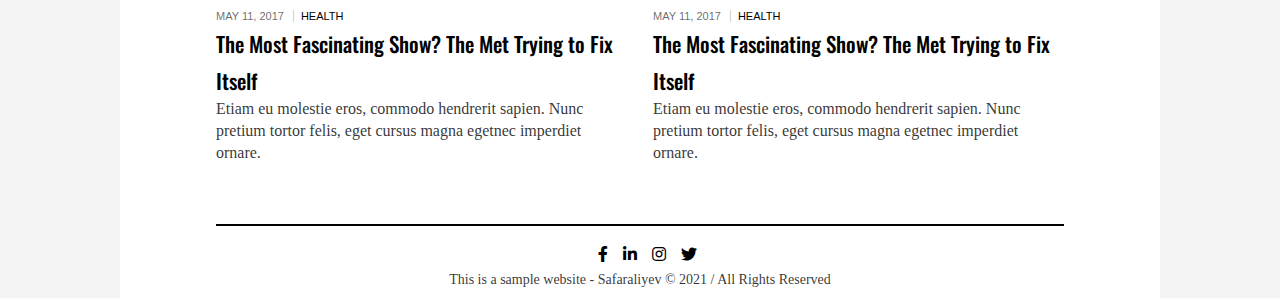
<file: sport.html>
<!DOCTYPE html>
<html lang="en">

<head>
    <meta charset="UTF-8">
    <meta http-equiv="X-UA-Compatible" content="IE=edge">
    <meta name="viewport" content="width=device-width, initial-scale=1.0">
    <title>Newspaper</title>

    <!-- CSS -->
    <link rel="stylesheet" href="css/style.css">
    <link rel="stylesheet" href="css/technology.css">

    <!-- Font -->
    <link rel="preconnect" href="https://fonts.gstatic.com">
    <link
        href="https://fonts.googleapis.com/css2?family=Playfair+Display:ital,wght@0,400;0,500;0,600;0,700;0,800;0,900;1,400;1,500;1,600;1,700;1,800;1,900&display=swap"
        rel="stylesheet">


    <!-- Font Awesome -->
    <link rel="stylesheet" href="https://cdnjs.cloudflare.com/ajax/libs/font-awesome/5.15.3/css/all.min.css">

    <!-- Jquery -->
    <script src="https://code.jquery.com/jquery-3.6.0.js"
        integrity="sha256-H+K7U5CnXl1h5ywQfKtSj8PCmoN9aaq30gDh27Xc0jk=" crossorigin="anonymous"></script>
</head>

<body>

    <!-- Search Screen Start-->
    <div class="search-screen">
        <div class="exit">
            <i class="fas fa-times"></i>
        </div>
        <form action="">
            <input type="text" placeholder="Enter Keywords">
        </form>
    </div>
    <!-- Search Screnn End-->


    <!-- Main Div Start -->
    <div class="main">

        <!-- Top Navbar Start -->
        <nav>
            <div class="header-top">
                <div class="content">
                    <div class="date">Monday, September 25, 2017</div>
                    <div class="menu">
                        <ul>
                            <li>HOME</li>
                            <li>POLITICS</li>
                            <li>THE OPINION PAGES</li>
                            <li>CONTACTS</li>
                        </ul>
                    </div>
                </div>
            </div>
        </nav>
        <!-- Top Navbar End -->

        <!-- Header Start-->
        <header>
            <!-- Header Logo Start -->
            <div class="header-brand">
                <div class="content">
                    <img src="img/logo.png" alt="">
                </div>
            </div>
            <!-- Header Logo End -->

            <!-- Header Menu Start -->
            <div class="header-menu">
                <div class="content">
                    <ul>
                        <li> <a href="index.html">HOME</a> </li>
                        <li> <a href="politics.html">POLITICS</a> </li>
                        <li> <a href="technology.html">TECHNOLOGY</a> </li>
                        <li> <a class="active-menu" href="sport.html">SPORTS</a> </li>
                        <li> <a href="fashinion.html">FASHION</a> </li>
                        <li> <a href="food.html">FOOD</a> </li>
                        <li> <a href="">CONTACTS</a> </li>
                        <li><i class="fas fa-search"></i></li>
                    </ul>
                </div>
            </div>
            <!-- Header Menu End -->
        </header>
        <!-- Header End-->

        <!-- Main Start -->
        <main>

            <!--  Sport Header Start -->
            <div class="technology-header">
                <h1>Sports</h1>
                <ul>
                    <li> <a href="">HOME</a> </li>
                    <li> <a href="">SPORT</a> </li>
                </ul>
            </div>
            <!--  Sport Header End -->

            <!-- Content Start-->
            <div class="content-technology">

                <!-- Content Left Start -->
                <div class="inner-right">
                    <div class="content-news">
                        <div class="daily-feed-inner">
                            <div class="daily-feed-inner-carousel">
                                <div class="card card-1">
                                    <div class="news">
                                        <div class="catagory"><span>IN</span> <span>SCIENCE</span></div>
                                        <h4>Which New York City Subway MetroCard to Buy?</h4>
                                        <p>Duis eleifend nunc sit amet mi dapibus ornare. Suspendisse non tempus vel
                                            libero sem pellentesque ornare amet.</p>
                                    </div>
                                    <div class="news">
                                        <div class="catagory"><span>IN</span> <span>SCIENCE</span></div>
                                        <h4>Which New York City Subway MetroCard to Buy?</h4>
                                        <p>Duis eleifend nunc sit amet mi dapibus ornare. Suspendisse non tempus vel
                                            libero sem pellentesque ornare amet.</p>
                                    </div>
                                </div>
                                <div class="card card-2">
                                    <div class="news">
                                        <div class="catagory"><span>IN</span> <span>Salam</span></div>
                                        <h4>Which New York City Subway MetroCard to Buy?</h4>
                                        <p>Duis eleifend nunc sit amet mi dapibus ornare. Suspendisse non tempus vel
                                            libero sem pellentesque ornare amet.</p>
                                    </div>
                                    <div class="news">
                                        <div class="catagory"><span>IN</span> <span>SCIENCE</span></div>
                                        <h4>Which New York City Subway MetroCard to Buy?</h4>
                                        <p>Duis eleifend nunc sit amet mi dapibus ornare. Suspendisse non tempus vel
                                            libero sem pellentesque ornare amet.</p>
                                    </div>
                                </div>
                            </div>
                        </div>
                    </div>
                    <!-- Opinion Star -->
                    <div class="opinion">
                        <div class="opinion-header">OPINION</div>

                        <div class="opinions">
                            <ul>
                                <li><a href="">Today’s Opinion</a></li>
                                <li><a href="">Op-Ed Columnists</a></li>
                                <li><a href="">Editorials</a></li>
                                <li><a href="">Contributing Writers</a></li>
                                <li><a href="">Op-Ed Contributors</a></li>
                                <li><a href="">Opinionator</a></li>
                                <li><a href="">Letters</a></li>
                                <li><a href="">Sunday Review</a></li>
                                <li><a href="">Taking Note</a></li>
                                <li><a href="">Room for Debate</a></li>
                                <li><a href="">Public Editor</a></li>
                            </ul>
                        </div>
                    </div>
                    <!-- Opinion End -->
                </div>
                <!-- Content Left End -->

                <!-- Content Center Start -->
                <div class="inner-center">
                    <div class="content-news">
                        <div class="main-news">
                            <div class="news-img">
                                <img src="img/tech.news.jpg" alt="">
                            </div>
                            <div class="news-info">
                                <ul>
                                    <li class="li-border">MAY 13, 2017</li>
                                    <li class="li-border pl-2">LIFESTYLE MAIN</li>
                                    <li class="li-border pl-2"><span>BY</span> CMSMASTERS</li>
                                    <li class="pl-2">
                                        <i class="fas fa-comment"></i>
                                        <span class="pl-1">1</span>
                                    </li>
                                </ul>
                            </div>
                            <div class="news-content">
                                <h1>Get the Best Catering for Your Summer Wedding in Philly</h1>
                                <p>Etiam eu molestie eros, commodo nec turpis hendrerit sapien. Maecenas tempus leo ac
                                    nisi iaculis porta. Sed sapien tempus.</p>
                                <a href="">READ MORE</a>
                            </div>
                        </div>
                        <div class="news">
                            <div class="one-news">
                                <div class="news-info">
                                    <ul>
                                        <li class="li-border">MAY 13, 2017</li>
                                        <li class="li-border pl-2">LIFESTYLE MAIN</li>
                                        <li class="li-border pl-2"><span>BY</span> CMSMASTERS</li>
                                        <li class="pl-2">
                                            <i class="fas fa-comment"></i>
                                            <span class="pl-1">1</span>
                                        </li>
                                    </ul>
                                </div>
                                <div class="news-content">
                                    <h1>Get the Best Catering for Your Summer Wedding in Philly</h1>
                                    <p>Etiam eu molestie eros, commodo nec turpis hendrerit sapien. Maecenas tempus leo
                                        ac
                                        nisi iaculis porta. Sed sapien tempus.</p>
                                    <a href="">READ MORE</a>
                                </div>
                            </div>
                        </div>
                    </div>
                </div>
                <!-- Content Center End -->

                <!-- Content Right Start -->
                <div class="inner-right">
                    <div class="content-news">
                        <div class="daily-feed-inner">
                            <div class="daily-feed-inner-carousel">
                                <div class="card card-1">
                                    <div class="news">
                                        <div class="catagory"><span>IN</span> <span>SCIENCE</span></div>
                                        <h4>Which New York City Subway MetroCard to Buy?</h4>
                                        <p>Duis eleifend nunc sit amet mi dapibus ornare. Suspendisse non tempus vel
                                            libero sem pellentesque ornare amet.</p>
                                    </div>
                                    <div class="news">
                                        <div class="catagory"><span>IN</span> <span>SCIENCE</span></div>
                                        <h4>Which New York City Subway MetroCard to Buy?</h4>
                                        <p>Duis eleifend nunc sit amet mi dapibus ornare. Suspendisse non tempus vel
                                            libero sem pellentesque ornare amet.</p>
                                    </div>
                                    <div class="news">
                                        <div class="catagory"><span>IN</span> <span>SCIENCE</span></div>
                                        <h4>Which New York City Subway MetroCard to Buy?</h4>
                                        <p>Duis eleifend nunc sit amet mi dapibus ornare. Suspendisse non tempus vel
                                            libero sem pellentesque ornare amet.</p>
                                    </div>
                                    <div class="news">
                                        <div class="catagory"><span>IN</span> <span>SCIENCE</span></div>
                                        <h4>Which New York City Subway MetroCard to Buy?</h4>
                                        <p>Duis eleifend nunc sit amet mi dapibus ornare. Suspendisse non tempus vel
                                            libero sem pellentesque ornare amet.</p>
                                    </div>
                                </div>
                                <div class="card card-2">
                                    <div class="news">
                                        <div class="catagory"><span>IN</span> <span>Salam</span></div>
                                        <h4>Which New York City Subway MetroCard to Buy?</h4>
                                        <p>Duis eleifend nunc sit amet mi dapibus ornare. Suspendisse non tempus vel
                                            libero sem pellentesque ornare amet.</p>
                                    </div>
                                    <div class="news">
                                        <div class="catagory"><span>IN</span> <span>SCIENCE</span></div>
                                        <h4>Which New York City Subway MetroCard to Buy?</h4>
                                        <p>Duis eleifend nunc sit amet mi dapibus ornare. Suspendisse non tempus vel
                                            libero sem pellentesque ornare amet.</p>
                                    </div>
                                    <div class="news">
                                        <div class="catagory"><span>IN</span> <span>SCIENCE</span></div>
                                        <h4>Which New York City Subway MetroCard to Buy?</h4>
                                        <p>Duis eleifend nunc sit amet mi dapibus ornare. Suspendisse non tempus vel
                                            libero sem pellentesque ornare amet.</p>
                                    </div>
                                    <div class="news">
                                        <div class="catagory"><span>IN</span> <span>SCIENCE</span></div>
                                        <h4>Which New York City Subway MetroCard to Buy?</h4>
                                        <p>Duis eleifend nunc sit amet mi dapibus ornare. Suspendisse non tempus vel
                                            libero sem pellentesque ornare amet.</p>
                                    </div>
                                </div>
                            </div>
                        </div>
                    </div>
                </div>
                <!-- Content Right End -->

            </div>
            <!-- Content End -->

            <!-- F-stories Start -->
            <div class="f-stories-content">

                <!-- Featured Stories Start-->
                <div class="f-stories">
                    <div class="f-stories-header">Featured Stories</div>
                    <div class="f-stories-inner">
                        <div class="news">
                            <div class="news-img">
                                <img src="img/news1.jpg" alt="">
                            </div>
                            <div class="news-info">
                                <span>MAY 11, 2017</span>
                                <span>HEALTH</span>
                            </div>
                            <h1><a href="">The Most Fascinating Show? The Met Trying to Fix Itself</a></h1>
                            <p>Etiam eu molestie eros, commodo hendrerit sapien. Nunc pretium tortor felis, eget cursus
                                magna egetnec imperdiet ornare.</p>
                        </div>
                        <div class="news">
                            <div class="news-img">
                                <img src="img/news2.jpg" alt="">
                            </div>
                            <div class="news-info">
                                <span>MAY 11, 2017</span>
                                <span>HEALTH</span>
                            </div>
                            <h1><a href="">The Most Fascinating Show? The Met Trying to Fix Itself</a></h1>
                            <p>Etiam eu molestie eros, commodo hendrerit sapien. Nunc pretium tortor felis, eget cursus
                                magna egetnec imperdiet ornare.</p>
                        </div>
                        <div class="news">
                            <div class="news-img">
                                <img src="img/news3.jpg" alt="">
                            </div>
                            <div class="news-info">
                                <span>MAY 11, 2017</span>
                                <span>HEALTH</span>
                            </div>
                            <h1><a href="">The Most Fascinating Show? The Met Trying to Fix Itself</a></h1>
                            <p>Etiam eu molestie eros, commodo hendrerit sapien. Nunc pretium tortor felis, eget cursus
                                magna egetnec imperdiet ornare.</p>
                        </div>
                        <div class="news">
                            <div class="news-img">
                                <img src="img/news4.jpg" alt="">
                            </div>
                            <div class="news-info">
                                <span>MAY 11, 2017</span>
                                <span>HEALTH</span>
                            </div>
                            <h1><a href="">The Most Fascinating Show? The Met Trying to Fix Itself</a></h1>
                            <p>Etiam eu molestie eros, commodo hendrerit sapien. Nunc pretium tortor felis, eget cursus
                                magna egetnec imperdiet ornare.</p>
                        </div>
                        <div class="news">
                            <div class="news-img">
                                <img src="img/news5.jpg" alt="">
                            </div>
                            <div class="news-info">
                                <span>MAY 11, 2017</span>
                                <span>HEALTH</span>
                            </div>
                            <h1><a href="">The Most Fascinating Show? The Met Trying to Fix Itself</a></h1>
                            <p>Etiam eu molestie eros, commodo hendrerit sapien. Nunc pretium tortor felis, eget cursus
                                magna egetnec imperdiet ornare.</p>
                        </div>
                        <div class="news">
                            <div class="news-img">
                                <img src="img/news6.jpg" alt="">
                            </div>
                            <div class="news-info">
                                <span>MAY 11, 2017</span>
                                <span>HEALTH</span>
                            </div>
                            <h1><a href="">The Most Fascinating Show? The Met Trying to Fix Itself</a></h1>
                            <p>Etiam eu molestie eros, commodo hendrerit sapien. Nunc pretium tortor felis, eget cursus
                                magna egetnec imperdiet ornare.</p>
                        </div>
                    </div>
                    <div class="more-post">
                    </div>
                </div>
                <!-- Featured Stories End-->

            </div>
            <!-- F-stories End -->

        </main>
        <!-- Main End -->

        <!-- Footer Start -->
        <footer>

            <div class="footer-ending">
                <div class="social">
                    <i class="fab fa-facebook-f"></i>
                    <i class="fab fa-linkedin-in"></i>
                    <i class="fab fa-instagram"></i>
                    <i class="fab fa-twitter"></i>
                </div>
                <div class="copyright">
                    <h3>This is a sample website - Safaraliyev © 2021 / All Rights Reserved</h3>
                </div>
            </div>
        </footer>
        <!-- Footer End -->
    </div>
    <!-- Main Div End -->

    <button onclick="topFunction()" class="top-btn" id="topbtn">
        <i class="fas fa-chevron-up"></i>
    </button>


</body>

</html>

<!-- JavaScript -->
<script src="js/owlcarousel.js"></script>
<script src="js/left-bar-slider.js"></script>
<script src="js/topbtn.js"></script>
<script src="js/search.js"></script>
</file>
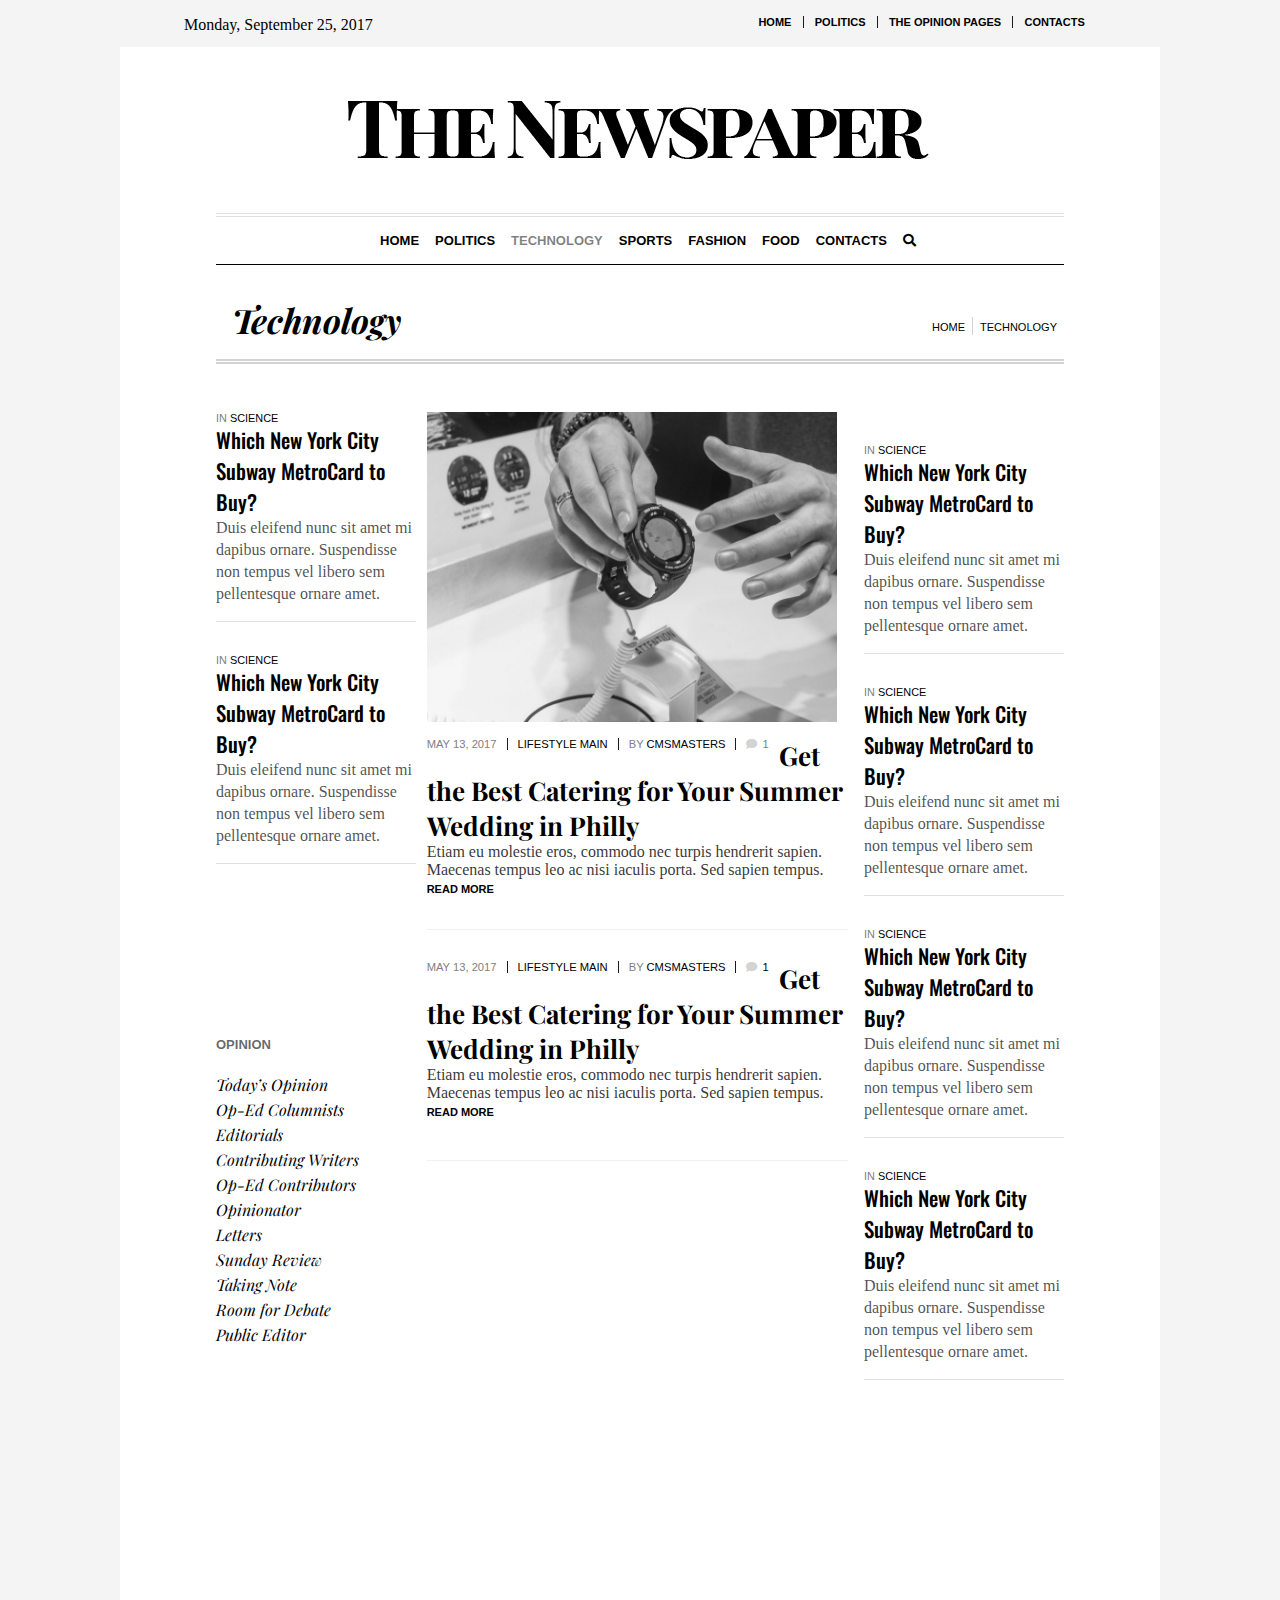
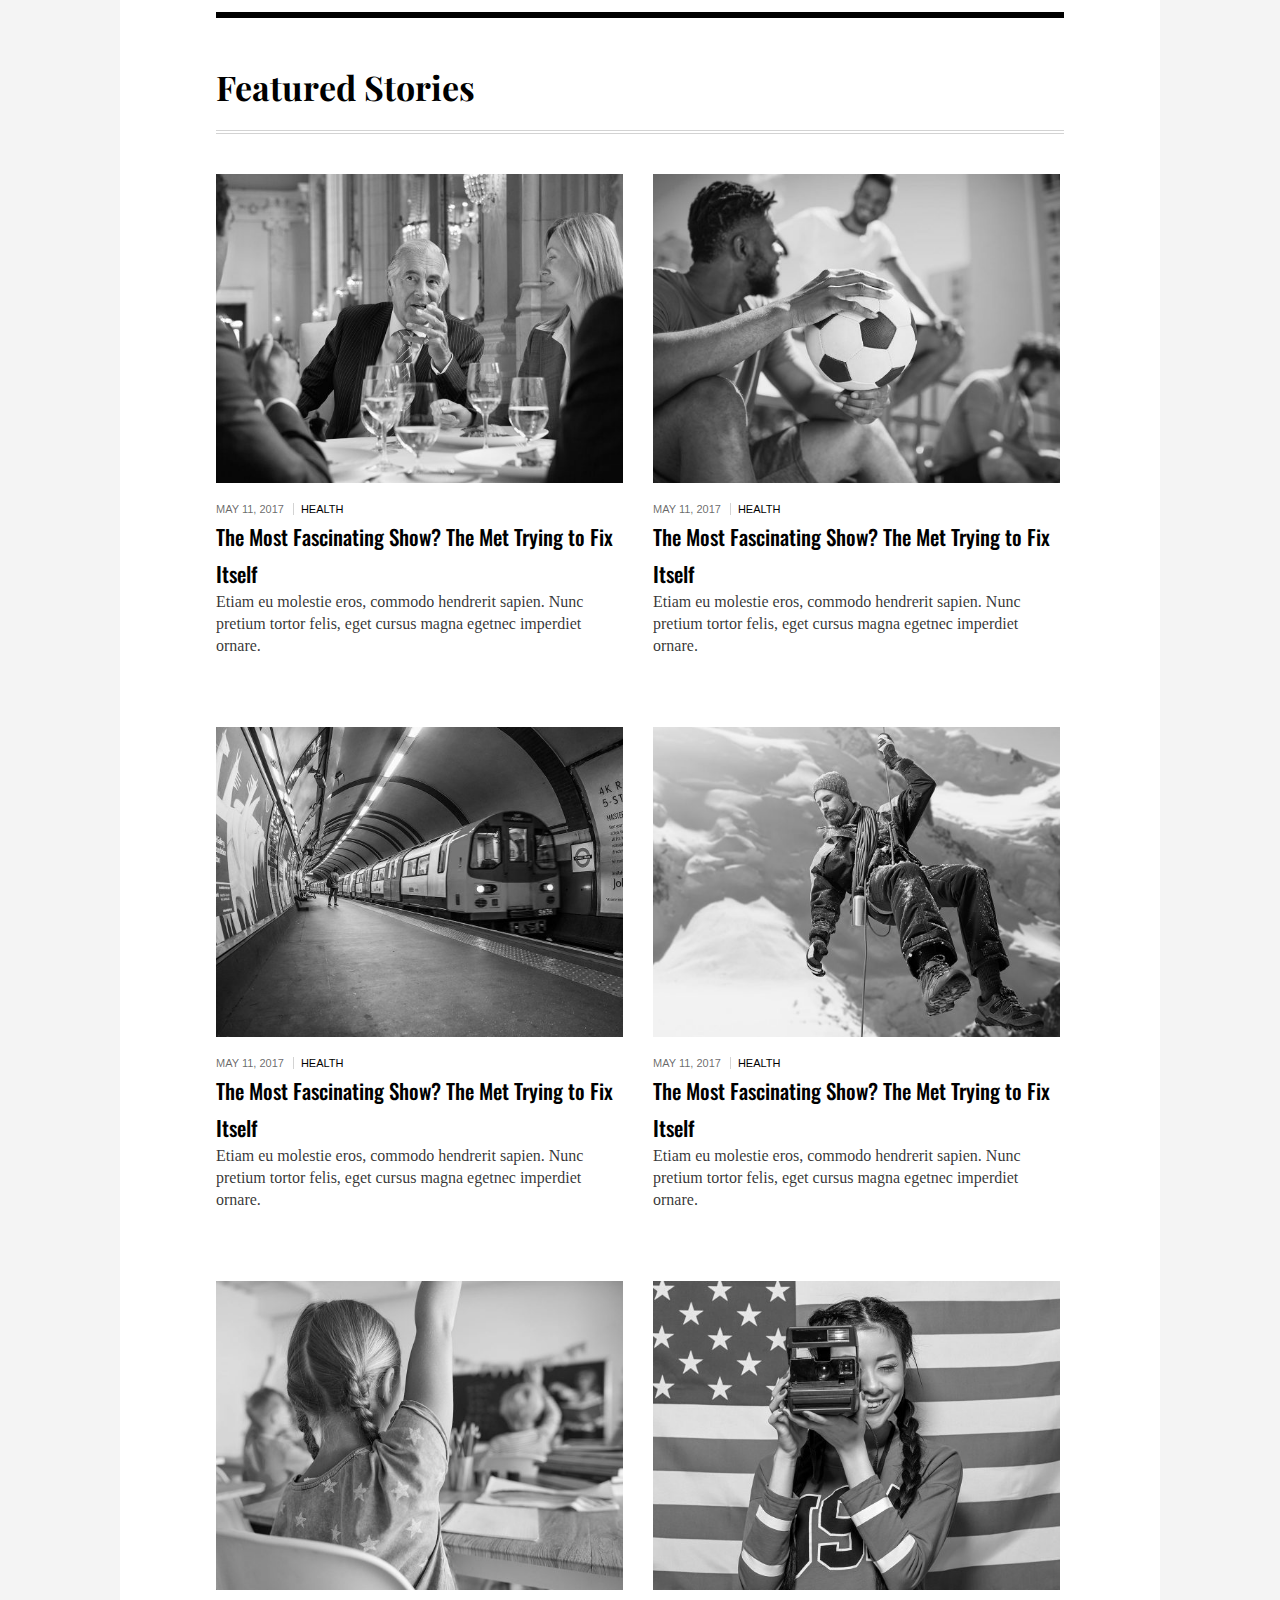
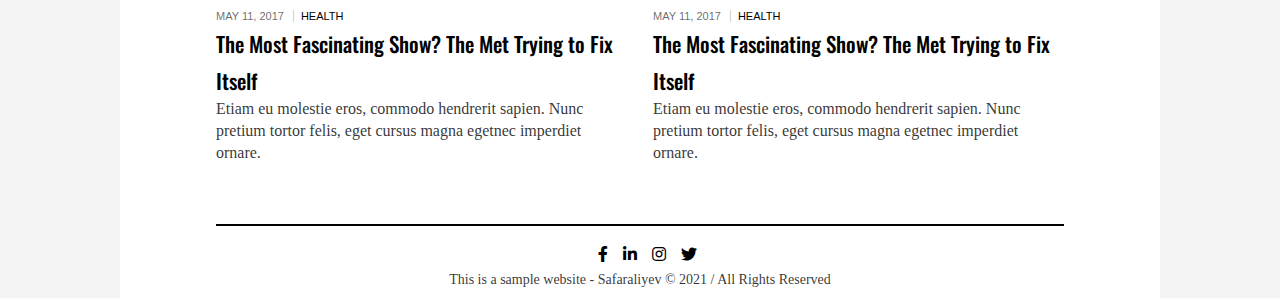
<file: technology.html>
<!DOCTYPE html>
<html lang="en">

<head>
    <meta charset="UTF-8">
    <meta http-equiv="X-UA-Compatible" content="IE=edge">
    <meta name="viewport" content="width=device-width, initial-scale=1.0">
    <title>Newspaper</title>

    <!-- CSS -->
    <link rel="stylesheet" href="css/style.css">
    <link rel="stylesheet" href="css/technology.css">

    <!-- Font -->
    <link rel="preconnect" href="https://fonts.gstatic.com">
    <link
        href="https://fonts.googleapis.com/css2?family=Playfair+Display:ital,wght@0,400;0,500;0,600;0,700;0,800;0,900;1,400;1,500;1,600;1,700;1,800;1,900&display=swap"
        rel="stylesheet">


    <!-- Font Awesome -->
    <link rel="stylesheet" href="https://cdnjs.cloudflare.com/ajax/libs/font-awesome/5.15.3/css/all.min.css">

    <!-- Jquery -->
    <script src="https://code.jquery.com/jquery-3.6.0.js"
        integrity="sha256-H+K7U5CnXl1h5ywQfKtSj8PCmoN9aaq30gDh27Xc0jk=" crossorigin="anonymous"></script>
</head>

<body>


    <!-- Search Screen Start-->
    <div class="search-screen">
        <div class="exit">
            <i class="fas fa-times"></i>
        </div>
        <form action="">
            <input type="text" placeholder="Enter Keywords">
        </form>
    </div>
    <!-- Search Screnn End-->


    <!-- Main Div Start -->
    <div class="main">

        <!-- Top Navbar Start -->
        <nav>
            <div class="header-top">
                <div class="content">
                    <div class="date">Monday, September 25, 2017</div>
                    <div class="menu">
                        <ul>
                            <li>HOME</li>
                            <li>POLITICS</li>
                            <li>THE OPINION PAGES</li>
                            <li>CONTACTS</li>
                        </ul>
                    </div>
                </div>
            </div>
        </nav>
        <!-- Top Navbar End -->

        <!-- Header Start-->
        <header>
            <!-- Header Logo Start -->
            <div class="header-brand">
                <div class="content">
                    <img src="img/logo.png" alt="">
                </div>
            </div>
            <!-- Header Logo End -->

            <!-- Header Menu Start -->
            <div class="header-menu">
                <div class="content">
                    <ul>
                        <li> <a href="index.html">HOME</a> </li>
                        <li> <a href="politics.html">POLITICS</a> </li>
                        <li> <a class="active-menu" href="technology.html">TECHNOLOGY</a> </li>
                        <li> <a href="sport.html">SPORTS</a> </li>
                        <li> <a href="fashinion.html">FASHION</a> </li>
                        <li> <a href="food.html">FOOD</a> </li>
                        <li> <a href="">CONTACTS</a> </li>
                        <li><i class="fas fa-search"></i></li>
                    </ul>
                </div>
            </div>
            <!-- Header Menu End -->
        </header>
        <!-- Header End-->

        <!-- Main Start -->
        <main>

            <!--  Technology Header Start -->
            <div class="technology-header">
                <h1>Technology</h1>
                <ul>
                    <li> <a href="">HOME</a> </li>
                    <li> <a href="">TECHNOLOGY</a> </li>
                </ul>
            </div>
            <!--  Technology Header End -->

            <!-- Content Start-->
            <div class="content-technology">

                <!-- Content Left Start -->
                <div class="inner-right">
                    <div class="content-news">
                        <div class="daily-feed-inner">
                            <div class="daily-feed-inner-carousel">
                                <div class="card card-1">
                                    <div class="news">
                                        <div class="catagory"><span>IN</span> <span>SCIENCE</span></div>
                                        <h4>Which New York City Subway MetroCard to Buy?</h4>
                                        <p>Duis eleifend nunc sit amet mi dapibus ornare. Suspendisse non tempus vel
                                            libero sem pellentesque ornare amet.</p>
                                    </div>
                                    <div class="news">
                                        <div class="catagory"><span>IN</span> <span>SCIENCE</span></div>
                                        <h4>Which New York City Subway MetroCard to Buy?</h4>
                                        <p>Duis eleifend nunc sit amet mi dapibus ornare. Suspendisse non tempus vel
                                            libero sem pellentesque ornare amet.</p>
                                    </div>
                                </div>
                                <div class="card card-2">
                                    <div class="news">
                                        <div class="catagory"><span>IN</span> <span>Salam</span></div>
                                        <h4>Which New York City Subway MetroCard to Buy?</h4>
                                        <p>Duis eleifend nunc sit amet mi dapibus ornare. Suspendisse non tempus vel
                                            libero sem pellentesque ornare amet.</p>
                                    </div>
                                    <div class="news">
                                        <div class="catagory"><span>IN</span> <span>SCIENCE</span></div>
                                        <h4>Which New York City Subway MetroCard to Buy?</h4>
                                        <p>Duis eleifend nunc sit amet mi dapibus ornare. Suspendisse non tempus vel
                                            libero sem pellentesque ornare amet.</p>
                                    </div>
                                </div>
                            </div>
                        </div>
                    </div>
                    <!-- Opinion Star -->
                    <div class="opinion">
                        <div class="opinion-header">OPINION</div>

                        <div class="opinions">
                            <ul>
                                <li><a href="">Today’s Opinion</a></li>
                                <li><a href="">Op-Ed Columnists</a></li>
                                <li><a href="">Editorials</a></li>
                                <li><a href="">Contributing Writers</a></li>
                                <li><a href="">Op-Ed Contributors</a></li>
                                <li><a href="">Opinionator</a></li>
                                <li><a href="">Letters</a></li>
                                <li><a href="">Sunday Review</a></li>
                                <li><a href="">Taking Note</a></li>
                                <li><a href="">Room for Debate</a></li>
                                <li><a href="">Public Editor</a></li>
                            </ul>
                        </div>
                    </div>
                    <!-- Opinion End -->
                </div>
                <!-- Content Left End -->

                <!-- Content Center Start -->
                <div class="inner-center">
                    <div class="content-news">
                        <div class="main-news">
                            <div class="news-img">
                                <img src="img/tech.news.jpg" alt="">
                            </div>
                            <div class="news-info">
                                <ul>
                                    <li class="li-border">MAY 13, 2017</li>
                                    <li class="li-border pl-2">LIFESTYLE MAIN</li>
                                    <li class="li-border pl-2"><span>BY</span> CMSMASTERS</li>
                                    <li class="pl-2">
                                        <i class="fas fa-comment"></i>
                                        <span class="pl-1">1</span>
                                    </li>
                                </ul>
                            </div>
                            <div class="news-content">
                                <h1>Get the Best Catering for Your Summer Wedding in Philly</h1>
                                <p>Etiam eu molestie eros, commodo nec turpis hendrerit sapien. Maecenas tempus leo ac
                                    nisi iaculis porta. Sed sapien tempus.</p>
                                <a href="">READ MORE</a>
                            </div>
                        </div>
                        <div class="news">
                            <div class="one-news">
                                <div class="news-info">
                                    <ul>
                                        <li class="li-border">MAY 13, 2017</li>
                                        <li class="li-border pl-2">LIFESTYLE MAIN</li>
                                        <li class="li-border pl-2"><span>BY</span> CMSMASTERS</li>
                                        <li class="pl-2">
                                            <i class="fas fa-comment"></i>
                                            <span class="pl-1">1</span>
                                        </li>
                                    </ul>
                                </div>
                                <div class="news-content">
                                    <h1>Get the Best Catering for Your Summer Wedding in Philly</h1>
                                    <p>Etiam eu molestie eros, commodo nec turpis hendrerit sapien. Maecenas tempus leo
                                        ac
                                        nisi iaculis porta. Sed sapien tempus.</p>
                                    <a href="">READ MORE</a>
                                </div>
                            </div>
                        </div>
                    </div>
                </div>
                <!-- Content Center End -->

                <!-- Content Right Start -->
                <div class="inner-right">
                    <div class="content-news">
                        <div class="daily-feed-inner">
                            <div class="daily-feed-inner-carousel">
                                <div class="card card-1">
                                    <div class="news">
                                        <div class="catagory"><span>IN</span> <span>SCIENCE</span></div>
                                        <h4>Which New York City Subway MetroCard to Buy?</h4>
                                        <p>Duis eleifend nunc sit amet mi dapibus ornare. Suspendisse non tempus vel
                                            libero sem pellentesque ornare amet.</p>
                                    </div>
                                    <div class="news">
                                        <div class="catagory"><span>IN</span> <span>SCIENCE</span></div>
                                        <h4>Which New York City Subway MetroCard to Buy?</h4>
                                        <p>Duis eleifend nunc sit amet mi dapibus ornare. Suspendisse non tempus vel
                                            libero sem pellentesque ornare amet.</p>
                                    </div>
                                    <div class="news">
                                        <div class="catagory"><span>IN</span> <span>SCIENCE</span></div>
                                        <h4>Which New York City Subway MetroCard to Buy?</h4>
                                        <p>Duis eleifend nunc sit amet mi dapibus ornare. Suspendisse non tempus vel
                                            libero sem pellentesque ornare amet.</p>
                                    </div>
                                    <div class="news">
                                        <div class="catagory"><span>IN</span> <span>SCIENCE</span></div>
                                        <h4>Which New York City Subway MetroCard to Buy?</h4>
                                        <p>Duis eleifend nunc sit amet mi dapibus ornare. Suspendisse non tempus vel
                                            libero sem pellentesque ornare amet.</p>
                                    </div>
                                </div>
                                <div class="card card-2">
                                    <div class="news">
                                        <div class="catagory"><span>IN</span> <span>Salam</span></div>
                                        <h4>Which New York City Subway MetroCard to Buy?</h4>
                                        <p>Duis eleifend nunc sit amet mi dapibus ornare. Suspendisse non tempus vel
                                            libero sem pellentesque ornare amet.</p>
                                    </div>
                                    <div class="news">
                                        <div class="catagory"><span>IN</span> <span>SCIENCE</span></div>
                                        <h4>Which New York City Subway MetroCard to Buy?</h4>
                                        <p>Duis eleifend nunc sit amet mi dapibus ornare. Suspendisse non tempus vel
                                            libero sem pellentesque ornare amet.</p>
                                    </div>
                                    <div class="news">
                                        <div class="catagory"><span>IN</span> <span>SCIENCE</span></div>
                                        <h4>Which New York City Subway MetroCard to Buy?</h4>
                                        <p>Duis eleifend nunc sit amet mi dapibus ornare. Suspendisse non tempus vel
                                            libero sem pellentesque ornare amet.</p>
                                    </div>
                                    <div class="news">
                                        <div class="catagory"><span>IN</span> <span>SCIENCE</span></div>
                                        <h4>Which New York City Subway MetroCard to Buy?</h4>
                                        <p>Duis eleifend nunc sit amet mi dapibus ornare. Suspendisse non tempus vel
                                            libero sem pellentesque ornare amet.</p>
                                    </div>
                                </div>
                            </div>
                        </div>
                    </div>
                </div>
                <!-- Content Right End -->

            </div>
            <!-- Content End -->

            <!-- F-stories Start -->
            <div class="f-stories-content">

                <!-- Featured Stories Start-->
                <div class="f-stories">
                    <div class="f-stories-header">Featured Stories</div>
                    <div class="f-stories-inner">
                        <div class="news">
                            <div class="news-img">
                                <img src="img/news1.jpg" alt="">
                            </div>
                            <div class="news-info">
                                <span>MAY 11, 2017</span>
                                <span>HEALTH</span>
                            </div>
                            <h1><a href="">The Most Fascinating Show? The Met Trying to Fix Itself</a></h1>
                            <p>Etiam eu molestie eros, commodo hendrerit sapien. Nunc pretium tortor felis, eget cursus
                                magna egetnec imperdiet ornare.</p>
                        </div>
                        <div class="news">
                            <div class="news-img">
                                <img src="img/news2.jpg" alt="">
                            </div>
                            <div class="news-info">
                                <span>MAY 11, 2017</span>
                                <span>HEALTH</span>
                            </div>
                            <h1><a href="">The Most Fascinating Show? The Met Trying to Fix Itself</a></h1>
                            <p>Etiam eu molestie eros, commodo hendrerit sapien. Nunc pretium tortor felis, eget cursus
                                magna egetnec imperdiet ornare.</p>
                        </div>
                        <div class="news">
                            <div class="news-img">
                                <img src="img/news3.jpg" alt="">
                            </div>
                            <div class="news-info">
                                <span>MAY 11, 2017</span>
                                <span>HEALTH</span>
                            </div>
                            <h1><a href="">The Most Fascinating Show? The Met Trying to Fix Itself</a></h1>
                            <p>Etiam eu molestie eros, commodo hendrerit sapien. Nunc pretium tortor felis, eget cursus
                                magna egetnec imperdiet ornare.</p>
                        </div>
                        <div class="news">
                            <div class="news-img">
                                <img src="img/news4.jpg" alt="">
                            </div>
                            <div class="news-info">
                                <span>MAY 11, 2017</span>
                                <span>HEALTH</span>
                            </div>
                            <h1><a href="">The Most Fascinating Show? The Met Trying to Fix Itself</a></h1>
                            <p>Etiam eu molestie eros, commodo hendrerit sapien. Nunc pretium tortor felis, eget cursus
                                magna egetnec imperdiet ornare.</p>
                        </div>
                        <div class="news">
                            <div class="news-img">
                                <img src="img/news5.jpg" alt="">
                            </div>
                            <div class="news-info">
                                <span>MAY 11, 2017</span>
                                <span>HEALTH</span>
                            </div>
                            <h1><a href="">The Most Fascinating Show? The Met Trying to Fix Itself</a></h1>
                            <p>Etiam eu molestie eros, commodo hendrerit sapien. Nunc pretium tortor felis, eget cursus
                                magna egetnec imperdiet ornare.</p>
                        </div>
                        <div class="news">
                            <div class="news-img">
                                <img src="img/news6.jpg" alt="">
                            </div>
                            <div class="news-info">
                                <span>MAY 11, 2017</span>
                                <span>HEALTH</span>
                            </div>
                            <h1><a href="">The Most Fascinating Show? The Met Trying to Fix Itself</a></h1>
                            <p>Etiam eu molestie eros, commodo hendrerit sapien. Nunc pretium tortor felis, eget cursus
                                magna egetnec imperdiet ornare.</p>
                        </div>
                    </div>
                    <div class="more-post">
                    </div>
                </div>
                <!-- Featured Stories End-->

            </div>
            <!-- F-stories End -->

        </main>
        <!-- Main End -->

        <!-- Footer Start -->
        <footer>

            <div class="footer-ending">
                <div class="social">
                    <i class="fab fa-facebook-f"></i>
                    <i class="fab fa-linkedin-in"></i>
                    <i class="fab fa-instagram"></i>
                    <i class="fab fa-twitter"></i>
                </div>
                <div class="copyright">
                    <h3>This is a sample website - Safaraliyev © 2021 / All Rights Reserved</h3>
                </div>
            </div>
        </footer>
        <!-- Footer End -->
    </div>
    <!-- Main Div End -->

    <button onclick="topFunction()" class="top-btn" id="topbtn">
        <i class="fas fa-chevron-up"></i>
    </button>


</body>

</html>

<!-- JavaScript -->
<script src="js/owlcarousel.js"></script>
<script src="js/left-bar-slider.js"></script>
<script src="js/topbtn.js"></script>
<script src="js/search.js"></script>
</file>
<file: css/style.css>
@import url('https://fonts.googleapis.com/css2?family=Playfair+Display:ital,wght@0,400;0,500;0,600;0,700;0,800;0,900;1,400;1,500;1,600;1,700;1,800;1,900&display=swap');
@import url('https://fonts.googleapis.com/css2?family=Oswald:wght@200;300;400;500;600;700&display=swap');
@import url('https://fonts.googleapis.com/css2?family=Oswald:wght@200;300;400;500;600;700&display=swap');

/*Main Start*/

*{
    box-sizing: border-box;
}

html,body{
    scroll-behavior: smooth;
}

body{
    margin: 0;
    padding: 0;
    background-color: #f4f4f4;
    position: relative;
}

ul{
    list-style: none;
    padding: 0;
    margin: 0;
}

.main{
    width: 1040px;
    margin-left: auto;
    margin-right: auto;
}

h1{
    margin: 0;
}

p{
    margin: 0;
}

::selection{
    background-color: black;
    color: white;
}

.pl-1{
    padding-left: 2px;
}


.pl-2{
    padding-left: 10px;
}

/*Main End*/

/* Search Start */

.search-screen{
    width: 100%;
    height: 100%;
    background-color: rgba(0, 0, 0, 0.9);
    position: fixed;
    z-index: 100000;
    display: flex;
    flex-direction: column;
    justify-content: center;
    align-items: center;
    opacity: 0;
    visibility: hidden;
}

.search-screen input{
    font-style: italic;
    font-weight: 700;
    color: #ffffff;
    text-align: center;
    border: none;
    outline: none;
    background-color: transparent; 
    color: white;
    font-family: 'Playfair Display', serif;
    font-size: 46px;
}

.search-screen .exit{
    font-size: 22px;
    line-height: 22px;
    display: block;
    cursor: pointer;
    width: 22px;
    height: 22px;
    margin: auto !important;
    position: absolute;
    left: auto;
    right: 150px;
    top: 150px;
    bottom: auto;
    opacity: 1;
}

.search-screen .exit{
    font-weight: 100;
}

.search-screen input::placeholder{
    color: white;
}


.search-screen i{
    font-size: 2rem;
    color: white;
    cursor: pointer;
}

/* Search End */


/* Up Btn Start */

.top-btn{
    width: 50px;
    height: 50px;
    background-color: white;
    position: fixed;
    z-index: 100;
    bottom: 40px;
    display: flex;
    justify-content: center;
    align-items: center;
    right: 20px;
    border: 1px solid lightgray;
    cursor: pointer;
    display: none;
}

.top-btn i{
    color: rgba(0, 0, 0, 0.7 );
}

/* Up Btn End */

/*Header Start*/

header{
    position: sticky;
    top: 0%;
    z-index: 10;
}

/*Header-Top Start*/

.header-top .content {
    padding: 1rem 4rem 0.8rem 4rem;
}

.header-top .content  .date{
    display: inline-block;
}

.header-top .content .menu{
    display: inline-block;
    float: right;
}

.header-top .content .menu ul li{
    float: left;
    font-family: Arial, Helvetica, sans-serif;
    font-size: 0.688rem;
    font-weight: 700;
    padding-right: 0.7rem;
    padding-left: 0.7rem;
    cursor: pointer;
}

.header-top .content .menu ul li:not(:first-child){
    border-left: 1px solid rgb(26, 26, 26);
}

/*Header End*/

/*Header Brand Start*/

.header-brand{
    width: 100%;
    background-color: white;
}

.header-brand .content {
    padding: 3rem 0rem 3rem 0rem;
    display: flex;
    justify-content: center;
}

/*Header Brand End*/

/*Header Menu Start*/

.header-menu{
    width: 100%;
    background-color: white;
}


.header-menu .content{
    padding: 1rem 2rem 1rem 2rem;
    margin: 0rem 6rem 0rem 6rem;
    display: flex;
    justify-content: center;
    border-top: 4px double #dfdfdf;
    border-bottom: 1px solid black;
}

.header-menu .content ul li{
    float: left;
    padding-left: 1rem;
    font-family: Arial, Helvetica, sans-serif;
    font-weight: 700;
    font-size: 0.813rem;
    cursor: pointer;
}

.header-menu .content ul li a{
    font-family: Arial, Helvetica, sans-serif;
    font-weight: 700;
    font-size: 0.813rem;
    cursor: pointer;
    text-decoration: none;
    color: black;
}

.header-menu .content ul li a:hover{
    color: rgba(0, 0, 0, 0.5) !important;
    transition: 1s;
}

.active-menu{
    color: rgba(0, 0, 0, 0.5) !important;
    
}

/*Header Menu End*/

/*Header End*/

/*Main Start*/

main{
    background-color: white;
}

.content .inner-left{grid-area: inner-left;}
.content .inner-center{grid-area: inner-center;}
.content .inner-right{grid-area: inner-right;}
.content .f-stories{grid-area: f-stories;}
.content .sign-up{grid-area: sign-up;}

main .content{
    margin: 0rem 6rem 0rem 6rem;
    padding: 1rem 0rem 0rem 0rem;
    display: grid;
    grid-template-areas: 
    'inner-left inner-center inner-center inner-right'
    'inner-left f-stories f-stories f-stories'
    'inner-left sign-up sign-up sign-up'
    ;
    border-bottom: 6px solid black;
}

/* Main Left Start */

main .content .inner-left{
    border-right: 2px solid #dfdfdf;
    margin-top: 2rem;
}

main .content .inner-left .latest-article-inner{
    padding-right: 1rem;
}

main .content .inner-left .latest-article-inner ul{
    list-style: disc;
    margin: 1rem;
}

main .content .inner-left .latest-article-header{
    font-weight: 700;
    line-height: 18px;
    font-size: 0.9rem;
    font-family: Arial, sans-serif;
    color: #666666;
    letter-spacing: 1px;
}

main .content .inner-left .latest-article-inner ul li{
    padding-top: 9px;
    font-family: Georgia, serif;
    font-weight: 400;
    line-height: 22px;
    font-size: 0.938rem;
    color: rgb(0, 0, 0);
}

main .content .inner-left .recommended{
    border-top: 1px solid lightgray;
    border-bottom: 1px solid lightgray;
} 

main .content .inner-left .recommended .recommended-controller{
    padding: 40px 10px 20px 0px;
}

main .content .inner-left .recommended .recommended-controller span{
    font-family: Arial, Helvetica, sans-serif;
    font-weight: 700;
    color: rgba(0, 0, 0, 0.6);
    font-size: 0.813rem;
}

main .content .inner-left .recommended .recommended-controller .control{
    display: inline;
    padding-left: 7px;
    cursor: pointer;
    color: rgba(0, 0, 0, 0.7);
    user-select: none;
}

main .content .inner-left .recommended .recommended-controller .control i{
    font-size: 11px;
    color: rgba(0, 0, 0, 0.9);
}

main .content .inner-left .recommended .recommended-slider .recommended-slider-content{
    padding-bottom: 40px;
}

main .content .inner-left .recommended .recommended-slider .recommended-slider-content .slider-item .slider-img{
    width: 170px;
    height: 120px;
    padding-right: 20px;
}

main .content .inner-left .recommended .recommended-slider .recommended-slider-content .slider-item .slider-img img{
    width: 100%;
    height: 100%;
}

main .content .inner-left .recommended .recommended-slider .recommended-slider-content .slider-item .slider-content {
    padding: 18px 7px 1px 1px;
}

main .content .inner-left .recommended .recommended-slider .recommended-slider-content .slider-item .slider-content a{
    text-decoration: none;
    color: black;
}

main .content .inner-left .adv-content{
    padding-bottom: 30px;
}

main .content .inner-left .advertisement{
    border-top: 1px solid lightgray;
    border-bottom: 1px solid lightgray;
    margin-top: 40px;
}

main .content .inner-left .advertisement .advertisement-header{
    padding-top: 20px;
    font-family: Arial, Helvetica, sans-serif;
    font-size: 0.851rem;
    font-weight: 700;
    color: rgba(0, 0, 0, 0.6);
}

main .content .inner-left .advertisement .advertisement-inner{
    width: 150px;
    height: 310px;
    margin-top: 30px;
}

main .content .inner-left .advertisement .advertisement-inner img{
    width: 100%;
    height: 100%;
}

main .content .inner-left .top-search {
    padding-top: 40px;
}

main .content .inner-left .top-search .top-search-header{
    font-family: Arial, Helvetica, sans-serif;
    font-size: 0.813rem;
    color: rgba(0, 0, 0, 0.7);
    font-weight: 700;
}

main .content .inner-left .top-search .top-search-inner{
    margin-top: 20px;
}

main .content .inner-left .top-search .top-search-inner a{
    text-decoration: none;
    font-family: Georgia, 'Times New Roman', Times, serif;
    color: rgba(0, 0, 0, 0.7);
    font-size: 11pt;
    line-height: 20px;
    margin-right: 8px;
}

/* Main Left End */

/*Main Center Start*/

main .content .content-news{
    padding: 2rem 0rem 0rem 2rem;    
}

main .inner-center .content-news .main-news {
    padding-bottom: 2rem;
    border-bottom: 1px solid #f1f1f1;
}

main .inner-center .content-news .main-news .breaking-news-header{
    border-bottom: 6px double #dfdfdf;
}

main .inner-center .content-news .main-news .breaking-news-header h1{
    font-family: 'Playfair Display', serif;
    font-style: italic;
    font-weight: 700;
    color: #000000;
    font-size: 2.125rem;
    padding-bottom: 1rem;
    margin: 0;
}

main .inner-center .content-news .main-news .news-img{
    width: 410px;
    height: 310px;
    margin-top: 2rem;
}

main .inner-center .content-news .main-news .news-img img{
    width: 100%;
    height: 100%;
}

main .inner-center .content-news .main-news .news-info ul {
    padding-top: 1rem;
}

main .inner-center .content-news .main-news .news-info ul li{
    padding-right: 10px;
    float: left;
    font-family: Arial, Helvetica, sans-serif;
    font-weight: 400;
    font-size: 0.7rem;
    
}

main .inner-center .content-news .main-news .news-info ul li.li-border{
    border-right: 1px solid rgb(26, 26, 26);
}

main .inner-center .content-news .main-news .news-info ul li:first-child{
    color:gray;
}

main .inner-center .content-news .main-news .news-info ul li:nth-child(3) span, main .inner-center .content-news .main-news .news-info ul li:nth-child(4){
    color:gray;
}

main .inner-center .content-news .main-news .news-info ul li:nth-child(4){
    cursor: pointer;
}

.fa-comment{
    color: lightgray;
}

.fa-comment:hover{
    color: black;
}

main .inner-center .content-news .main-news .news-content h1{
    font-family: 'Playfair Display', serif;
    font-weight: 700;
    color: #000000;
    font-size: 1.625rem;
}

main .inner-center .content-news .main-news .news-content h1:hover{
    text-decoration: underline;
}

main .inner-center .content-news .main-news .news-content p{
    font-family: Georgia, 'Times New Roman', Times, serif;
    font-weight: 400;
    font-size: 1rem;
    color: rgba(0, 0, 0, 0.8);
}

main .inner-center .content-news .main-news .news-content a{
    text-decoration: none;
    color: #000000;
    font-family: Arial, Helvetica, sans-serif;
    font-weight: 700;
    font-size: 0.688rem;
}

main .inner-center .content-news .main-news .news-content a:hover{
    color: rgba(0,0,0,0.6);
}

main .inner-center .content-news .one-news{
    margin-top: 15px;
    border-bottom: 1px solid #f1f1f1;
    padding-bottom: 40px;
}

main .inner-center .content-news  .one-news .news-info ul {
    padding-top: 1rem;
}

main .inner-center .content-news  .one-news .news-info ul li{
    padding-right: 10px;
    float: left;
    font-family: Arial, Helvetica, sans-serif;
    font-weight: 400;
    font-size: 0.7rem;
    
}

main .inner-center .content-news  .one-news .news-info ul li.li-border{
    border-right: 1px solid rgb(26, 26, 26);
}

main .inner-center .content-news  .one-news .news-info ul li:first-child{
    color:gray;
}

main .inner-center .content-news .one-news .news-info ul li:nth-child(3) span, main .inner-center .content-news .main-news .news-info ul li:nth-child(4){
    color:gray;
}

main .inner-center .content-news .one-news .news-info ul li:nth-child(4){
    cursor: pointer;
}

main .inner-center .content-news .one-news .news-content h1{
    font-family: 'Playfair Display', serif;
    font-weight: 700;
    color: #000000;
    font-size: 1.625rem;
}

main .inner-center .content-news .one-news .news-content h1:hover{
    text-decoration: underline;
}

main .inner-center .content-news .one-news .news-content p{
    font-family: Georgia, 'Times New Roman', Times, serif;
    font-weight: 400;
    font-size: 1rem;
    color: rgba(0, 0, 0, 0.8);
}

main .inner-center .content-news .one-news .news-content a{
    text-decoration: none;
    color: #000000;
    font-family: Arial, Helvetica, sans-serif;
    font-weight: 700;
    font-size: 0.688rem;
}

main .inner-center .content-news .one-news .news-content a:hover{
    color: rgba(0,0,0,0.6);
}

/* Main Center End */


/* Main Right Start */

main .content .inner-right .content-news{
    padding: 2rem 0rem 0rem 2rem;
}

main .inner-right .content-news .daily-feed-header{
    border-bottom: 6px double #dfdfdf;
}

main .inner-right .content-news .daily-feed-header h1{
    font-family: 'Playfair Display', serif;
    font-style: italic;
    font-weight: 700;
    color: #000000;
    font-size: 2.125rem;
    margin: 0;
    padding-bottom: 1rem;
}

main .inner-right .content-news .daily-feed-inner{
    height: 1200px;
    width: 200px;
    position: relative;
    overflow: hidden;
    transition: transform 1s;

}
main .inner-right .content-news .daily-feed-inner .daily-feed-inner-carousel{
    position: absolute;
    width: 400px;
    z-index: 1;
}

main .inner-right .content-news .daily-feed-inner .daily-feed-inner-carousel .card{
    display: inline-block;
    width: 200px;
}

main .inner-right .content-news .daily-feed-inner .daily-feed-inner-carousel .card-2{
    margin-left: 20px;
    position: absolute;
    z-index: 1;
}

main .inner-right .content-news .daily-feed-inner .daily-feed-inner-carousel .card .news{
    padding: 2rem 0rem 1rem 0rem;
    border-bottom: 1px solid #dfdfdf;
}

main .inner-right .content-news .daily-feed-inner .daily-feed-inner-carousel .card .news .catagory{
    font-family: Arial, Helvetica, sans-serif;
    font-size: 0.68rem;
}

main .inner-right .content-news .daily-feed-inner .daily-feed-inner-carousel .card .news .catagory span:first-child{
    color: gray;
}

main .inner-right .content-news .daily-feed-inner .daily-feed-inner-carousel .card .news h4{
    margin: 0;
    font-family: 'Oswald', sans-serif;
    font-weight: 500;
    font-size: 1.3rem;
}

main .inner-right .content-news .daily-feed-inner .daily-feed-inner-carousel .card .news p{
    font-weight: 400;
    font-size: 1rem;
    font-family: Georgia, 'Times New Roman', Times, serif;
    line-height: 22px;
    color: rgba(0, 0, 0, 0.7);
}


/* Main Right End */

/* Featured Stories Start */

main .content .f-stories{
    border-top: 8px solid black;
    margin-left: 25px;
}

main .f-stories .f-stories-header{
    margin-top: 30px;
    font-family: 'Playfair Display', serif;
    font-weight: 700;
    color: black;
    font-size: 2.125rem;
    padding-bottom: 20px;
    border-bottom: 4px double lightgray;
}

main .f-stories .f-stories-inner .news{
    margin-top: 40px;
}

main .f-stories .f-stories-inner .news .news-info{
    margin-top: 12px;
} 

main .f-stories .f-stories-inner .news .news-img{
    overflow: hidden;
}

main .f-stories .f-stories-inner .news .news-img img{
    width: 100%;
    height: 100%;
    transition: transform 0.5s;
}

main .f-stories .f-stories-inner .news .news-img img:hover{
    transform: scale(1.05);
}

main .f-stories .f-stories-inner .news .news-info span{
    font-size: 11px;
    font-weight: 400;
    font-family: Arial, Helvetica, sans-serif;
}

main .f-stories .f-stories-inner .news .news-info span:first-child{
    color: rgba(0, 0, 0, 0.6);
}

main .f-stories .f-stories-inner .news .news-info span:not(:first-child){
    border-left: 1px solid lightgray;
    padding-left: 7px;
    margin-left: 5px;
    cursor: pointer;
}

main .f-stories .f-stories-inner .news h1{
    margin: 0;
} 

main .f-stories .f-stories-inner .news h1 a:hover{
    text-decoration: underline;
}

main .f-stories .f-stories-inner .news h1 a{
    color: black;
    text-decoration: none;
    font-size: 1.313rem;
    font-weight: 500;
    font-family: 'Oswald', sans-serif;
}

main .f-stories .f-stories-inner .news p{
    margin: 0;
    font-family: Georgia, 'Times New Roman', Times, serif;
    font-size: 16px;
    color: rgba(0, 0, 0, 0.8);
    line-height: 22px;
} 

main .f-stories .more-post{
    margin-top: 60px;
    border-top: 2px solid black;
}

main .f-stories .more-post p a{
    text-decoration: none;
    color: black;
    font-family: Arial, Helvetica, sans-serif;
    font-weight: 700;
    font-size: 0.813rem;
}

main .f-stories .more-post p{
    margin: 9px 0 0 0 ;
}

/* Featured Stories End */

/* Sign Up Start */

main .sign-up{
    margin: 40px 0 80px 0;
}

main .sign-up h1{
    text-align: center;
    font-family: Georgia, serif;
    font-weight: 400;
    font-size: 1.25rem;
    color: black;
}

main .sign-up .sign-up-content{
    width: 360px;
    max-width: 100%;
    margin: 0 auto;
}

main .sign-up .sign-up-content form{
    margin-top: 30px;
}

main .sign-up .sign-up-content form input{
    height: 35px;
    width: 275px;
    border-radius: 0%;
    border: 1px solid lightgray;
    font-family: 'Playfair Display', serif;
    font-weight: 400;
    font-size: 0.875;
    font-style: italic;
    padding: 8px 15px;
    outline: black solid 1px;
}

main .sign-up .sign-up-content form button{
    height: 37px;
    width: 80px;
    border-radius: 0%;
    outline: none;
    position: relative;
    bottom: 2px;
    border: none;
    background-color: black;
    color: white;
    font: normal 700 0.688rem Arial;
    cursor: pointer;
    transition: 0.5s;
    transition-delay: 0.1s;
}

main .sign-up .sign-up-content form button:hover{
    border: 1px solid lightgray;
    background-color: white;
    color: black;
    transition: .1s;
}

/* Sign Up End */

/* Footer Start */


footer{
    background-color: white;
}

footer .content{
    margin: 0rem 6rem 0rem 6rem;
    padding: 3rem 0rem 3rem 0rem;
    display: flex;
    flex-direction: row;
    border-bottom: 2px solid black;
}

footer .content .footer-content img{
    width: 210px;
    height: 62px;
}

footer .content .footer-content ul li{
    font-family: 'Playfair Display', serif;
    font-style: italic;
    font-weight: 400;
    line-height: 1.7rem;
    color: rgba(0, 0, 0, 0.9);
    font-size: 1rem;
}

footer .content .footer-content h4{
    font-family: Arial, Helvetica, sans-serif;
    font-weight: 700;
    font-size: 0.813rem;
    color: rgba(0, 0, 0, 0.9);
}

footer .content .footer-content:not(:first-child){
    padding-left: 40px;
}

footer .content .footer-content:nth-child(3){
    padding-left: 110px;
}

/* Footer Endin Start */

footer .footer-ending .social{
    padding-top: 20px;
    display: flex;
    justify-content: center;
}

footer .footer-ending .social i{
    padding-left: 15px;
}

footer .footer-ending .copyright h3{
    text-align: center;
    font-family: Georgia, 'Times New Roman', Times, serif;
    font-weight: 400;
    color: rgba(0, 0, 0, 0.8);
    font-size: 0.875rem;
    padding: 10px 0;
    margin: 0;
}

/* Footer Endin End */

/* Footer End */

/* Main End */
</file>
<file: css/technology.css>
/* Main Start*/

main .content-technology {
    margin: 0rem 6rem 0rem 6rem;
    padding: 1rem 0rem 0rem 0rem;
    border-bottom: 6px solid black;
    display: grid;
    grid-template-columns: 1fr 2fr 1fr;
}

main .content-technology .inner-right:first-child .content-news{
    height: 627px;
}

.content-technology .inner-right:not(:first-child) .content-news{
    padding: 2rem 0 0 1rem;
}


/* Main End*/

/* Tech Header Start */

.technology-header{
    margin: 0rem 6rem 0rem 6rem;
    padding: 2rem 0rem 1rem 0rem;
    border-bottom: 5px double lightgray;
}

.technology-header h1{
    margin: 0;
    padding-left: 1rem;
    font-family: 'Playfair Display', serif;
    font-style: italic;
    font-weight: 700;
    font-size: 2.125rem;
    display: inline-block;
}

.technology-header ul{
    float: right;
    padding-top: 20px;
}

.technology-header ul li{
    float: left;
    padding: 0 7px 0 7px;
}

.technology-header ul li:not(:first-child){
    border-left: 1px solid lightgray;
}

.technology-header ul li a{
    text-decoration: none;
    font-size: 0.688rem;
    font-weight: 400;
    color: #000;
    font-family: Arial, Helvetica, sans-serif;
}


/* Tech Header End */

/* F-Stories Start */

.f-stories-content{
    margin: 0rem 6rem 0rem 6rem;
    padding: 1rem 0rem 0rem 0rem;
}

.f-stories-content .f-stories .f-stories-inner{
    display: flex;
    flex-wrap: wrap;
    gap: 30px;
}

.f-stories-content .f-stories .f-stories-inner .news{
    width: 48%;
}

/* F-Stories End */


/* Opinion Start */
.content-technology .opinion{
    margin-top: 30px;
}

.content-technology .opinion .opinion-header{
    margin: 20px 0;
    font-family: Arial, Helvetica, sans-serif;
    font-weight: 700;
    color: rgba(0, 0, 0, 0.6);
    font-size: 0.813rem;
    
}

.content-technology .opinion ul li{
    padding: 2px 0;
}

.content-technology .opinion ul li a{
    font-family: 'Playfair Display', serif;
    text-decoration: none;
    font-weight: 400;
    font-style: italic;
    color: rgba(0, 0, 0, 1);
    font-size: 1rem;
}

.content-technology .opinion ul li a:hover{
    color: rgba(0, 0, 0, 0.6);
}

/* Opinion End */
</file>
<file: css/contact.css>
/* Main Start */

.contact-inner{
    margin: 0rem 6rem 0rem 6rem;
    padding: 3rem 0rem 0 0rem;
    display: grid;
    grid-template-columns: 3fr 1fr;
    border-bottom: 1px solid black;
}

.contact-info{
    padding-bottom: 3rem;
    display: grid;
    grid-template-columns: 2fr 5fr;
}

.contact{
    padding-right: 1rem;
    border-right: 1px solid lightgray;
}

/* Contact Info Start */

.contact-info h5{
    margin: 1rem 0;
    font-family: Arial, Helvetica, sans-serif;
    font-weight: 700;
    font-size: 0.813rem;
    color: rgba(0, 0, 0, 0.7);
}

.contact-info ul li{
    font-family: Georgia, 'Times New Roman', Times, serif;
    font-size: 1rem;
    color: rgba(0, 0, 0, 0.8);
    line-height: 40px;
    padding-top: 10px;
}

.contact-info ul li i{
    padding-right: 6px;
    font-size: 1.5rem;
    color: rgba(0, 0, 0, 0.4);
}

/* Contact Info End */

/* Form Start */

.contact-info form{
    padding: 0 0 0 2rem;
    margin: 1rem 0;
}

.contact-info form .form{
    display: inline-block;
}

.contact-info form .form:first-child{
    margin-right: 10px;
}

.contact-info form .form label{
    font-family: Arial, Helvetica, sans-serif;
    font-size: 0.688rem;
    color: rgba(0, 0, 0, 0.6);
    margin: 1rem 0;
}

.contact-info form .form input{
    width: 220px;
    display: block;
    margin-top: 0.2rem;
    border-radius: 0px;
    border: 1px solid lightgray;
    padding: 10px;
    outline: none;
    font-family: 'Playfair Display',serif;
    font-size: 0.875rem;
    font-style: italic;
    color: rgba(0, 0, 0, 0.8);
}


.contact-info form .form:nth-child(3) {
    margin-top: 20px;
}

.contact-info form .form textarea{
    display: block;
    margin-top: 5px;
    border-radius: 0px;
    border: 1px solid lightgray;
    padding: 10px;
    outline: none;
    font-family: 'Playfair Display',serif;
    font-size: 0.875rem;
    font-style: italic;
    max-width: 100%;
    color: rgba(0, 0, 0, 0.8);
    min-height: 200px;
    resize: vertical;
}

.contact-info form .form button{
    margin-top: 10px;
    padding: 17px;
    border-radius: 0;
    outline: none;
    border: none;
    background-color: black;
    color: white;
    font-family: Arial, Helvetica, sans-serif;
    font-size: 0.688rem;
    font-weight: 700;

}

.contact-info form .form button:hover{
    background-color: white;
    border: 1px solid lightgray;
    color: black;
    transition: 0.6s;
}

/* Form End*/


/* Latest Article Start*/

.ls-art{
    padding-left: 1rem;
}

.latest-article-inner{
    padding-right: 1rem;
}

.latest-article-inner ul{
    list-style: disc;
    margin: 1rem;
}

.latest-article-header{
    font-weight: 700;
    line-height: 18px;
    font-size: 0.9rem;
    font-family: Arial, sans-serif;
    color: #666666;
    letter-spacing: 1px;
}

.latest-article-inner ul li{
    padding-top: 9px;
    font-family: Georgia, serif;
    font-weight: 400;
    line-height: 22px;
    font-size: 0.938rem;
    color: rgb(0, 0, 0);
}

/* Latest Articel End */

/* Main End */
</file>
<file: css/fashinion.css>
/* Content Main Start*/

.content-main {
    padding: 2rem 6rem 0 6rem;
}


/* Main News Start*/


.content-main .main-news {
    display: flex;
    flex-direction: row;
    flex-wrap: wrap;
    padding: 1.5rem 0 4rem 0;
    border-bottom: 1px solid lightgray;
}

.content-main .main-news .info,
.content-main .main-news .img {
    width: 47%;
}

.content-main .main-news .info {
    display: flex;
    flex-direction: column;
    align-items: center;
}

.content-main .main-news .info .info-inner {
    padding: 2rem 2rem 2rem 0rem;
}

.content-main .main-news .info .info-inner .date {
    font-family: Arial, Helvetica, sans-serif;
    font-weight: 400;
    font-size: 0.688rem;
    color: rgba(0, 0, 0, 0.6);
    margin-bottom: 0.8rem;
}

.content-main .main-news .info .info-inner a.header {
    text-decoration: none;
    font-family: 'Playfair Display', serif;
    font-weight: 700;
    font-size: 1.625rem;
    color: black;
}

.content-main .main-news .info .info-inner a.header:hover {
    text-decoration: underline;
}

.content-main .main-news .info .info-inner p {
    font-family: Georgia, 'Times New Roman', Times, serif;
    font-size: 1rem;
    color: rgba(0, 0, 0, 0.8);
    font-weight: 400;
}


.content-main .main-news .info .info-inner a.more {
    font-family: Arial, Helvetica, sans-serif;
    color: rgba(0, 0, 0, 0.9);
    font-weight: 700;
    font-size: 0.688rem;
    cursor: pointer;
}

.content-main .main-news .info .info-inner a.more:hover {
    color: rgba(0, 0, 0, 0.6);
    transition: 0.7s;
}

.content-main .main-news .img {
    overflow: hidden;
    padding-left: 2rem;
    width: 445px;
    height: 260px;
}

.content-main .main-news .img img {
    width: 100%;
    height: 100%;

}

/* Main News End */

/* News Container Start*/

.news-container{
    padding: 2rem 0;
    border-bottom: 3px double lightgray;
    display: flex;
    flex-direction: row;
    gap: 20px;
}

.news-container .anews{
    display: flex;
    flex-direction: column;
}

.news-container .anews .img{
 width: 250px;
 height: 200px;
 overflow: hidden;
}

.news-container .anews .img img{
    width: 100%;
    height: 100%;
}

.news-container .anews .img img:hover{
    transform: scale(1.1);
    transition: 0.7s;
}

.news-container .anews ul{
    padding: 1rem 0 0.2rem 0;
}

.news-container .anews ul li{
    float: left;
    font-family: Arial, Helvetica, sans-serif;
    font-size: 0.688rem;
    font-weight: 400;
    padding-right: 0.5rem;
}

.news-container .anews ul li:not(:first-child){
    border-left: 1px solid lightgray;
    padding-left: 0.5rem; 
}

.news-container .anews ul li:first-child{
    color: rgba(0, 0, 0, 0.6);
}

.news-container .anews a{
    text-decoration: none;
    color: black;
}

.news-container .anews h1{
    line-height: 26px;
}

.news-container .anews h1 a{
    font-family: 'Oswald', sans-serif;
    font-size: 1.313rem;
} 

.news-container .anews h1 a:hover{
    text-decoration: underline;
}

.news-container .anews p{
    padding: 0.5rem 0;
    font-family: Georgia, 'Times New Roman', Times, serif;
    font-size: 1rem;
    color: rgba(0, 0, 0, 0.8);
    line-height: 18px;
}


/* News Container End */

/* Content Main End */
</file>
<file: css/food.css>
.food-content {
    margin: 0rem 6rem 0rem 6rem;
    padding: 3rem 0rem 3rem 0rem;
    display: grid;
    grid-template-columns: 1fr 1fr;
}


/* Main News Start */

.food-content .inner-left .main-news {
    display: flex;
    flex-direction: column;
    padding: 2rem 0;
}

.food-content .inner-left .main-news .img{
    width: 410px;
    height: 310px;
}

.food-content .inner-left .main-news .img img{
    width: 100%;
    height: 100%;
}

.food-content .inner-left .main-news ul{
    padding: 1rem 0 0.5rem 0;
}

.food-content .inner-left .main-news ul li{
    float: left;
    padding-right: 0.5rem;
    font-family: Arial, Helvetica, sans-serif;
    font-size: 0.688rem;
    color: black;
}

.food-content .inner-left .main-news ul li a{
    font-family: Arial, Helvetica, sans-serif;
    font-size: 0.688rem;
    color: black;
}

.food-content .inner-left .main-news ul li:first-child{
    color: rgba(0, 0, 0, 0.6);
}

.food-content .inner-left .main-news ul li:not(:first-child){
    padding-left: 0.5rem;
    border-left: 1px solid lightgray;
}

.food-content .inner-left .main-news ul li a{
    text-decoration: none;
}

.food-content .inner-left .main-news ul li a.cat{
    color: rgba(0, 0, 0, 0.6);
}

.food-content .inner-left .main-news h1{
    margin: 0;
}

.food-content .inner-left .main-news:first-child h1{
    width: 75%;
}

.food-content .inner-left .main-news h1 a{
    font-family: 'Playfair Display',serif;
    color: black;
    text-decoration: none;
    font-size: 1.625rem;
}

.food-content .inner-left .main-news h1 a:hover{
    text-decoration: underline;
    transition: 1s;
    
}

.food-content .inner-left .main-news p{
    margin: 1rem 0;
    font-family: Georgia, 'Times New Roman', Times, serif;
    font-weight: 400;
    color: rgba(0, 0, 0, 0.8);
    line-height: 22px;
}

.food-content .inner-left .main-news a.read-more{
    font-family: Arial, Helvetica, sans-serif;
    font-weight: 700;
    text-decoration: none;
    font-size: 00.688rem;
    color: black;
}

.food-content .inner-left .main-news a.read-more:hover{
    color: rgba(0, 0, 0, 0.6);
    transition: 0.5s;
}

.food-content .inner-left .main-news:not(:first-child){
    border-top: 1px solid lightgray;
}

/* Main News End */


/* Sign Up Start */

.inner-right .sign-up h1{
    font-weight: 700;
    font-family: Arial, Helvetica, sans-serif;
    font-size: 1.25rem;
    margin: 0 3rem;
    line-height: 30px;
}

/* Sign Up End*/


/* Catagory Start */

.catagory-food{
    display: flex;
    justify-content: center;
}

.catagory-food .cat-container {
    width: 280px;
    display: inline-flex;
    flex-wrap: wrap;
    gap: 20px;
}

.catagory-food .cat-container .cat{
    width: 126px;
    height: 40px;
    border: 1px solid black;
    text-align: center;
    padding-top: 12px;
    font-family: Arial, Helvetica, sans-serif;
    font-weight: 700;
    color: black;
    font-size: 0.688rem;
}

.catagory-food .cat-container .cat:hover{
    color: white;
    background-color: black;
    transition: 0.7s;
}

/* Catagory End */

/* Daily Feed Start */


/* Daily Feed End */
</file>
<file: css/politics.css>
/* Main Start*/



.politcs-content{
    margin: 0rem 6rem 0rem 6rem;
    padding: 3rem 0rem 0rem 0rem;
    display: grid;
    grid-template-columns: 2fr 1fr 1fr;
    
}

.content-second{
    margin: 0rem 6rem 0rem 6rem;
    padding: 3rem 0rem 0rem 0rem;
    display: grid;
    grid-template-columns: 3fr 1fr;
}

.content-second .f-stories{
    margin-bottom: 3rem;
}


.content-pol{
    margin: 0rem 6rem 0rem 6rem;
    padding: 3rem 0rem 0rem 0rem;
}

/* Main End */

/* Politics Header Start */

.politics-header{
    border-bottom: 4px double lightgray;
    padding: 0rem 0rem 1rem 0rem;
    margin: 0rem 0rem 1rem 0rem;
}

.politics-header h1{
    margin: 0;
    display: inline-block;
    font-family: 'Playfair Display', serif;
    font-style: italic;
    font-size: 2.125rem;
    font-weight: 700;
}

.politics-header ul{
    float: right;
    padding-top: 1.5rem;
}

.politics-header ul li{
    float: left;
    font-family: Arial, Helvetica, sans-serif;
    font-size: 0.688rem;
    padding: 0rem 1rem;
}

.politics-header ul li:not(:first-child){
    border-left: 1px solid lightgray;
}

/* Politics Header End */

/* Main News*/

.politcs-content .main-news .img{
    width: 420px;
    height: 310px;
    overflow: hidden;
}

.politcs-content .main-news .img img{
    width: 100%;
    height: 100%;
}

.politcs-content .main-news .news-info{
    padding: 1rem 0rem;
}

.politcs-content .main-news .news-info ul li{
    float: left;
    padding-right: 0.5rem;
    font-family: Arial, Helvetica, sans-serif;
    font-weight: 400;
    font-size: 0.688rem;
}

.politcs-content .main-news .news-info ul li:first-child{
    color: rgba(0, 0, 0, 0.6);
}

.politcs-content .main-news .news-info ul li:not(:first-child){
    border-left: 1px solid lightgray;
    padding-left: 0.5rem;
}

.politcs-content .main-news .news-info ul li span:first-child{
    color: rgba(0, 0, 0, 0.6);
}

.politcs-content .main-news h1{
    margin: 10px 0 0 0;
    font-size: 1.625rem;
    font-family: 'Playfair Display', serif;
}


.politcs-content .main-news h1 a{
    color: black;
    text-decoration: none;
}

.politcs-content .main-news h1 a:hover{
    text-decoration: underline;
}

.politcs-content .main-news p{
    margin: 10px 0 15px 0;
    font-family: Georgia, 'Times New Roman', Times, serif;
    font-weight: 400;
    font-size: 1rem;
    color: rgba(0, 0, 0, 0.8);
}

.politcs-content .main-news a.read-more{
    text-decoration: none;
    color: rgba(0, 0, 0, 1);
    font-weight: 700;
    font-size: 0.688rem;
    font-family: Arial, Helvetica, sans-serif;
    transition: 0.5s;
}

.politcs-content .main-news a.read-more:hover{
    color: rgba(0, 0, 0, 0.8);
}

/* Main News End */

/* Right News Start */

.politcs-content .right-news{
    margin-left: 17px;
    border-bottom: 2px solid black;
}

.politcs-content .right-news .news{
    border-bottom: 1px solid lightgray;
    padding-bottom: 25px;
}

.politcs-content .right-news .news:not(:first-child){
    padding-top: 25px;
}

.politcs-content .right-news  .news .news-info{
    font-family: Arial, Helvetica, sans-serif;
    font-weight: 400;
    color:rgba(0, 0, 0, 0.9);
    font-size: 0.688rem;
}

.politcs-content .right-news  .news .news-info span{
    color: rgba(0, 0, 0, 0.6);
}

.politcs-content .right-news .news h1{
    margin: 5px 0 5px 0;
    font-size: 1.3rem;
    font-weight: 500;
}

.politcs-content .right-news .news h1 a{
    text-decoration: none;
    font-family: 'Oswald', sans-serif;
    color: black;
    transform: text-decoration 3s;
}

.politcs-content .right-news .news h1 a:hover{
    text-decoration: underline;
    
}

.politcs-content .right-news .news p{
    margin: 0;
    font-family: Georgia, 'Times New Roman', Times, serif;
    font-weight: 400;
    color: rgba(0, 0, 0, 0.6);
    font-size: 1rem;
    line-height: 22px;
}

/* Right News End */

/* Reputation Start */

.politcs-content .right-side{
    margin-left: 30px;
}

.politcs-content .reputation .header{
    font-family: Arial, Helvetica, sans-serif;
    font-weight: 700;
    color:rgba(0, 0, 0, 0.7);
    font-size: 0.813rem;
}

.politcs-content .reputation .repuatation-bars{
    margin-top: 25px;
}

.politcs-content .reputation .repuatation-bars .bar{
    margin-top: 15px;
}

.politcs-content .reputation .repuatation-bars .bar .bar-header{
    font-family: Arial, Helvetica, sans-serif;
    font-weight: 700;
    color: black;
    font-size: 0.625rem;
}


.politcs-content .reputation .repuatation-bars .bar .bar-body{
    margin-top: 10px;
    height: 3px;
    width: 170px;
    background-color: #d4d4d4;
}

.politcs-content .reputation .repuatation-bars .bar .bar-body .per{
    height: 100%;
    background-color: black;
    height: 100%;
    transition: 2s linear;
    position: relative;
    width: 0;
}

.politcs-content .reputation .repuatation-bars .bar .bar-body .per::before{
    content: attr(per);
    position: absolute;
    font-family: Arial, Helvetica, sans-serif;
    font-weight: 700;
    font-size: 0.625rem;
    top: -12px;
    right: 0;
    color: black;
    transform: translateX(50%);
}

/* Reputatiton End */

/* Opinion Start */

.politcs-content .opinion{
    margin-top: 30px;
}

.politcs-content .opinion .opinion-header{
    margin: 20px 0;
    font-family: Arial, Helvetica, sans-serif;
    font-weight: 700;
    color: rgba(0, 0, 0, 0.6);
    font-size: 0.813rem;
    
}

.politcs-content .opinion ul li{
    padding: 2px 0;
}

.politcs-content .opinion ul li a{
    font-family: 'Playfair Display', serif;
    text-decoration: none;
    font-weight: 400;
    font-style: italic;
    color: rgba(0, 0, 0, 1);
    font-size: 1rem;
}

.politcs-content .opinion ul li a:hover{
    color: rgba(0, 0, 0, 0.6);
}

/* Opinion End */

/* Footer Start */

footer .footer-ending{
    margin: 0rem 6rem 0rem 6rem;
    border-top: 2px solid black;
}

/*Footer End */
</file>
